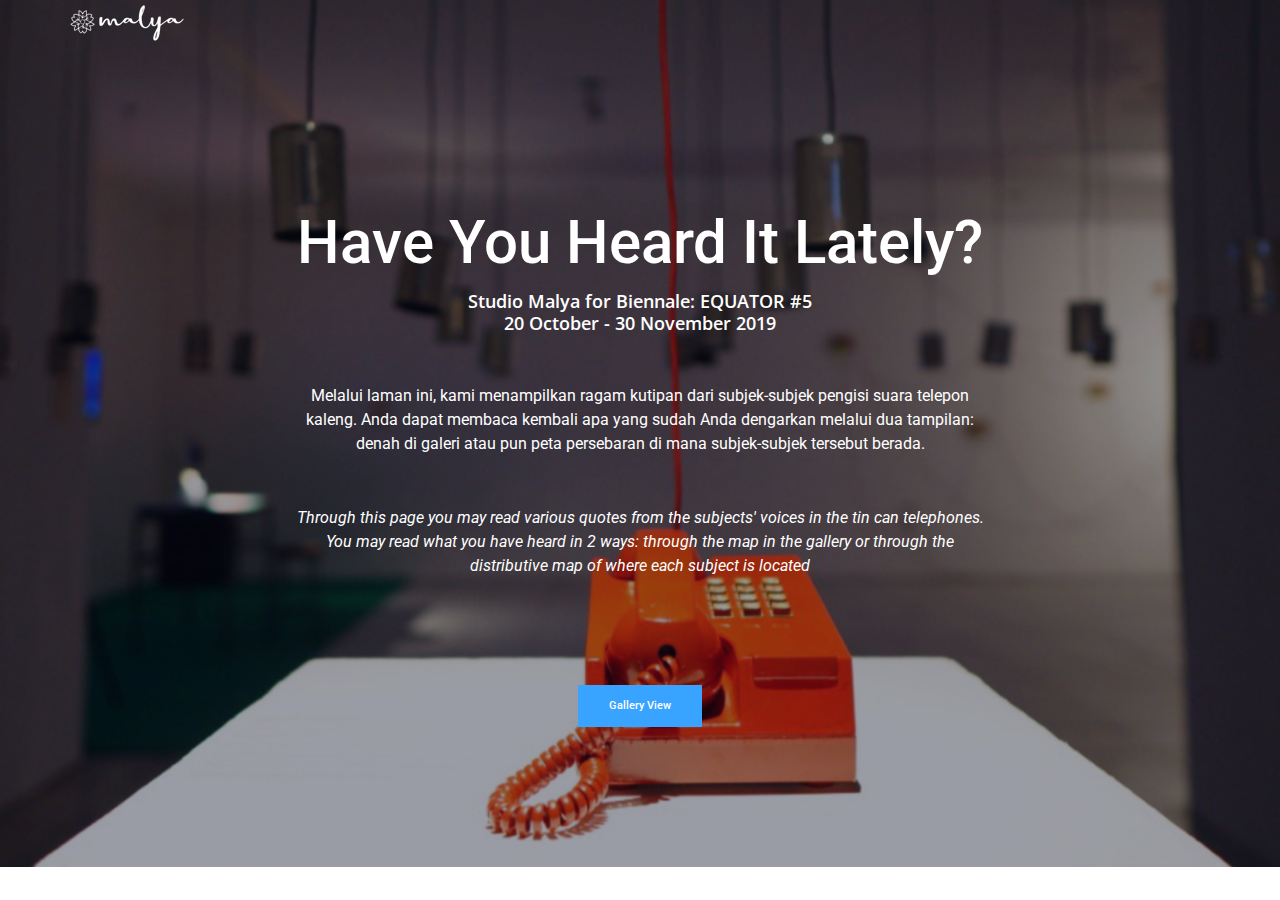
<file: index.html>
<!doctype html>
<html lang="en">
    <head>
        <!-- Required meta tags -->
        <meta charset="utf-8">
        <meta name="viewport" content="width=device-width, initial-scale=1, shrink-to-fit=no">
        <link rel="icon" href="img/favicon.png" type="image/png">
        <title>Malya</title>
        <!-- Bootstrap CSS -->
        <link rel="stylesheet" href="css/bootstrap.css">
        <link rel="stylesheet" href="vendors/linericon/style.css">
        <link rel="stylesheet" href="css/font-awesome.min.css">
        <link rel="stylesheet" href="vendors/owl-carousel/owl.carousel.min.css">
        <link rel="stylesheet" href="vendors/lightbox/simpleLightbox.css">
        <link rel="stylesheet" href="vendors/nice-select/css/nice-select.css">
        <link rel="stylesheet" href="vendors/animate-css/animate.css">
        <!-- main css -->
        <link rel="stylesheet" href="css/style.css">
        <link rel="stylesheet" href="css/responsive.css">
    </head>
    <body>
        
        <!--================Header Menu Area =================-->
        <header class="header_area">
                <div class="main_menu">
                    <nav class="navbar navbar-expand-lg navbar-light">
                        <div class="container">
                            <!-- Brand and toggle get grouped for better mobile display -->
                            <a class="navbar-brand logo_h" href="index.html"><img src="img/banner/logo-malya3.png" alt=""></a>
                            <!-- Collect the nav links, forms, and other content for toggling -->
                        </div>
                    </nav>
                </div>
            </header>
        <!--================Header Menu Area =================-->
        
        <!--================Home Banner Area =================-->
        <section class="home_banner_area blog_banner">
            <div class="banner_inner d-flex align-items-center">
            	<div class="overlay bg-parallax" data-stellar-ratio="0.9" data-stellar-vertical-offset="0" data-background=""></div>
				<div class="container">
					<div class="blog_b_text text-center">
						<h2>Have You Heard It Lately?<br /> </h2>
                        <h4>Studio Malya for Biennale: EQUATOR #5 <br /> 20 October - 30 November 2019</h4>
                        <p style="margin-top: 50px;">Melalui laman ini, kami menampilkan ragam kutipan dari subjek-subjek pengisi suara telepon kaleng. 
                            Anda dapat membaca kembali apa yang sudah Anda dengarkan melalui dua tampilan: denah di galeri atau pun peta persebaran 
                            di mana subjek-subjek tersebut berada.</p>          
                        <p style="margin-top: 50px;"> 
                            <i>
                            Through this page you may read various quotes from the subjects' 
                            voices in the tin can telephones. You may read what you have heard in 2 ways: 
                            through the map in the gallery or through the distributive map of where each subject is located
                            </i> 
                        </p>
                        <br>
                        <br>
                        <br>
                        <a href="denah.html" class="genric-btn info">Gallery View</a>
<!--                         <a href="maps.html" class="genric-btn primary">Map View</a> -->
					</div>
				</div>
            </div>
        </section>
        <!--================End Home Banner Area =================-->
        
        <!--================Blog Categorie Area =================-->
        <!--================Blog Categorie Area =================-->
        
        <!--================Blog Area =================-->
        <section class="blog_area">
            <div class="container">
                <div class="row">
                    <div class="col-lg-8">
                        <div class="blog_left_sidebar">
                        </div>
                    </div>
                </div>
            </div>
        </section>
        <!--================Blog Area =================-->
        
        <!--================ start footer Area  =================-->	
		<!--================ End footer Area  =================-->
        
        
        
        
        <!-- Optional JavaScript -->
        <!-- jQuery first, then Popper.js, then Bootstrap JS -->
        <script src="js/jquery-3.2.1.min.js"></script>
        <script src="js/popper.js"></script>
        <script src="js/bootstrap.min.js"></script>
        <script src="js/stellar.js"></script>
        <script src="vendors/lightbox/simpleLightbox.min.js"></script>
        <script src="vendors/nice-select/js/jquery.nice-select.min.js"></script>
        <script src="vendors/isotope/imagesloaded.pkgd.min.js"></script>
        <script src="vendors/isotope/isotope-min.js"></script>
        <script src="vendors/owl-carousel/owl.carousel.min.js"></script>
        <script src="vendors/popup/jquery.magnific-popup.min.js"></script>
        <script src="js/jquery.ajaxchimp.min.js"></script>
        <script src="js/mail-script.js"></script>
        <script src="vendors/counter-up/jquery.waypoints.min.js"></script>
        <script src="vendors/counter-up/jquery.counterup.js"></script>
        <script src="js/theme.js"></script>
    </body>
</html>
</file>
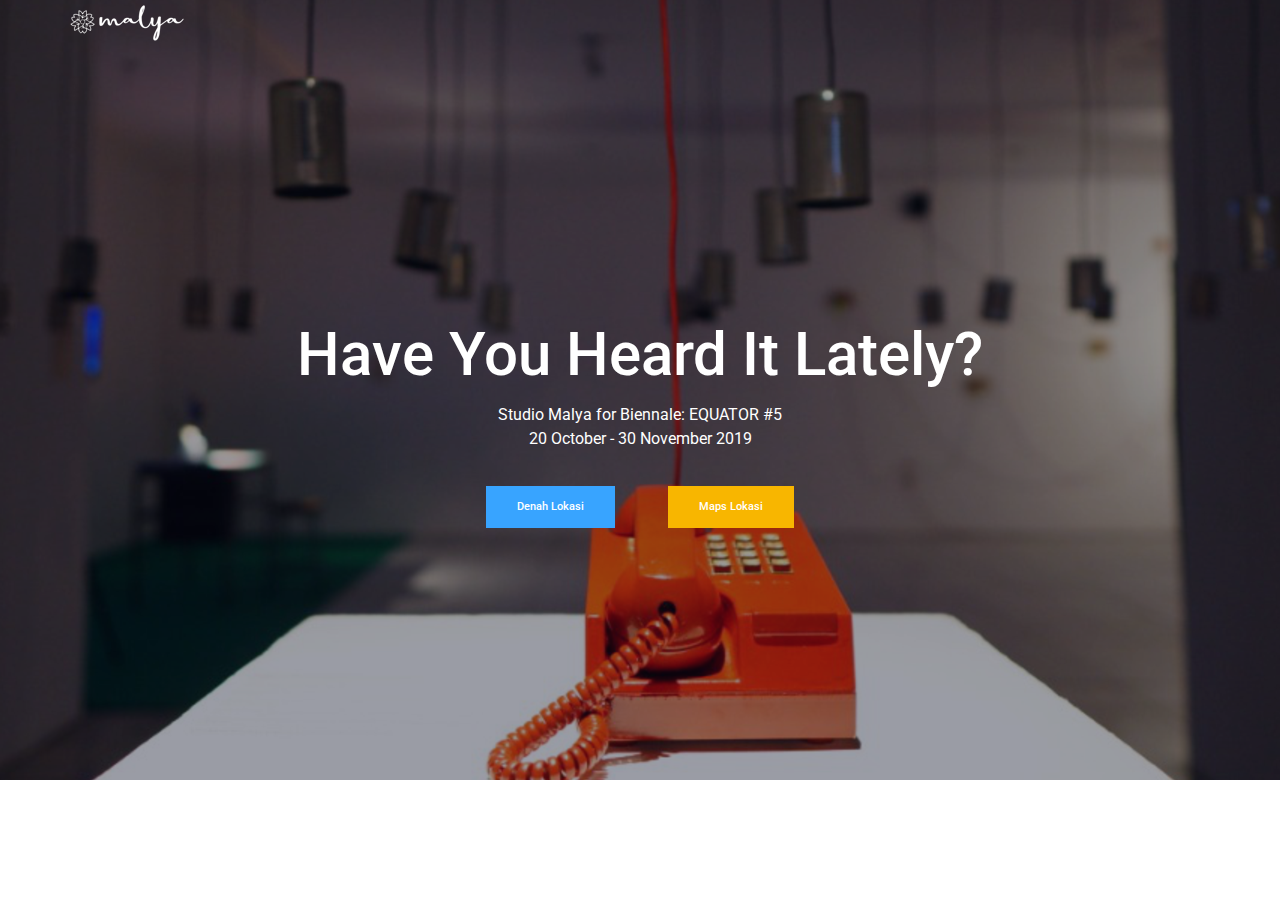
<file: blog.html>
<!doctype html>
<html lang="en">
    <head>
        <!-- Required meta tags -->
        <meta charset="utf-8">
        <meta name="viewport" content="width=device-width, initial-scale=1, shrink-to-fit=no">
        <link rel="icon" href="img/favicon.png" type="image/png">
        <title>Malya</title>
        <!-- Bootstrap CSS -->
        <link rel="stylesheet" href="css/bootstrap.css">
        <link rel="stylesheet" href="vendors/linericon/style.css">
        <link rel="stylesheet" href="css/font-awesome.min.css">
        <link rel="stylesheet" href="vendors/owl-carousel/owl.carousel.min.css">
        <link rel="stylesheet" href="vendors/lightbox/simpleLightbox.css">
        <link rel="stylesheet" href="vendors/nice-select/css/nice-select.css">
        <link rel="stylesheet" href="vendors/animate-css/animate.css">
        <!-- main css -->
        <link rel="stylesheet" href="css/style.css">
        <link rel="stylesheet" href="css/responsive.css">
    </head>
    <body>
        
        <!--================Header Menu Area =================-->
        <header class="header_area">
                <div class="main_menu">
                    <nav class="navbar navbar-expand-lg navbar-light">
                        <div class="container">
                            <!-- Brand and toggle get grouped for better mobile display -->
                            <a class="navbar-brand logo_h" href="index.html"><img src="img/banner/logo-malya3.png" alt=""></a>
                            <button class="navbar-toggler" type="button" data-toggle="collapse" data-target="#navbarSupportedContent" aria-controls="navbarSupportedContent" aria-expanded="false" aria-label="Toggle navigation">
                                <span class="icon-bar"></span>
                                <span class="icon-bar"></span>
                                <span class="icon-bar"></span>
                            </button>
                            <!-- Collect the nav links, forms, and other content for toggling -->
                        </div>
                    </nav>
                </div>
            </header>
        <!--================Header Menu Area =================-->
        
        <!--================Home Banner Area =================-->
        <section class="home_banner_area blog_banner">
            <div class="banner_inner d-flex align-items-center">
            	<div class="overlay bg-parallax" data-stellar-ratio="0.9" data-stellar-vertical-offset="0" data-background=""></div>
				<div class="container">
					<div class="blog_b_text text-center">
						<h2>Have You Heard It Lately?<br /> </h2>
                        <p>Studio Malya for Biennale: EQUATOR #5 <br /> 20 October - 30 November 2019</p>
                        <a href="denah.html" class="genric-btn info" style="margin-right:50px">Denah Lokasi</a>
                        <a href="#" class="genric-btn primary">Maps Lokasi</a>
					</div>
				</div>
            </div>
        </section>
        <!--================End Home Banner Area =================-->
        
        <!--================Blog Categorie Area =================-->
        <!--================Blog Categorie Area =================-->
        
        <!--================Blog Area =================-->
        <section class="blog_area">
            <div class="container">
                <div class="row">
                    <div class="col-lg-8">
                        <div class="blog_left_sidebar">
                        </div>
                    </div>
                </div>
            </div>
        </section>
        <!--================Blog Area =================-->
        
        <!--================ start footer Area  =================-->	
		<!--================ End footer Area  =================-->
        
        
        
        
        <!-- Optional JavaScript -->
        <!-- jQuery first, then Popper.js, then Bootstrap JS -->
        <script src="js/jquery-3.2.1.min.js"></script>
        <script src="js/popper.js"></script>
        <script src="js/bootstrap.min.js"></script>
        <script src="js/stellar.js"></script>
        <script src="vendors/lightbox/simpleLightbox.min.js"></script>
        <script src="vendors/nice-select/js/jquery.nice-select.min.js"></script>
        <script src="vendors/isotope/imagesloaded.pkgd.min.js"></script>
        <script src="vendors/isotope/isotope-min.js"></script>
        <script src="vendors/owl-carousel/owl.carousel.min.js"></script>
        <script src="vendors/popup/jquery.magnific-popup.min.js"></script>
        <script src="js/jquery.ajaxchimp.min.js"></script>
        <script src="js/mail-script.js"></script>
        <script src="vendors/counter-up/jquery.waypoints.min.js"></script>
        <script src="vendors/counter-up/jquery.counterup.js"></script>
        <script src="js/theme.js"></script>
    </body>
</html>
</file>
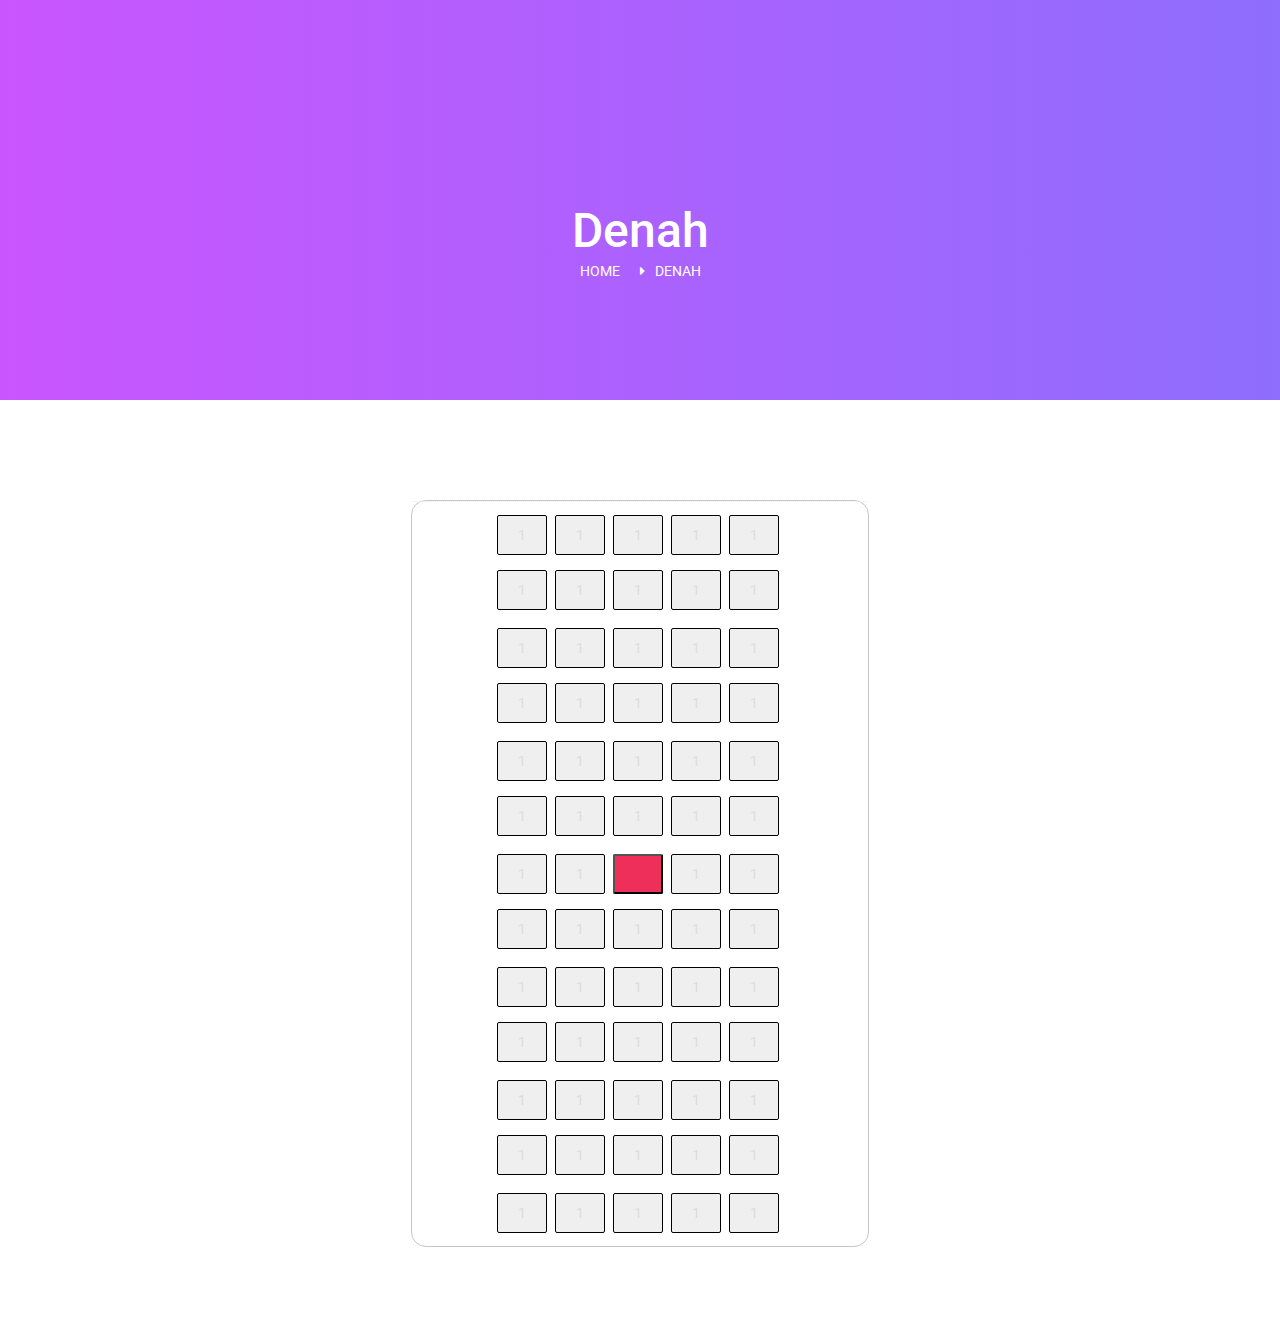
<file: denah.html>
<!doctype html>
<html lang="en">
    <head>
        <!-- Required meta tags -->
        <meta charset="utf-8">
        <meta name="viewport" content="width=device-width, initial-scale=1, shrink-to-fit=no">
        <link rel="icon" href="img/favicon.png" type="image/png">
        <title>Malya</title>
        <!-- Bootstrap CSS -->
        <link rel="stylesheet" href="css/bootstrap.css">
        <link rel="stylesheet" href="vendors/linericon/style.css">
        <link rel="stylesheet" href="css/font-awesome.min.css">
        <link rel="stylesheet" href="vendors/owl-carousel/owl.carousel.min.css">
        <link rel="stylesheet" href="vendors/lightbox/simpleLightbox.css">
        <link rel="stylesheet" href="vendors/nice-select/css/nice-select.css">
        <link rel="stylesheet" href="vendors/animate-css/animate.css">
        <meta name="viewport" content="width=device-width, initial-scale=1">
        <link rel="stylesheet" href="https://maxcdn.bootstrapcdn.com/bootstrap/4.3.1/css/bootstrap.min.css">
        <script src="https://ajax.googleapis.com/ajax/libs/jquery/3.4.1/jquery.min.js"></script>
        <script src="https://cdnjs.cloudflare.com/ajax/libs/popper.js/1.14.7/umd/popper.min.js"></script>
        <script src="https://maxcdn.bootstrapcdn.com/bootstrap/4.3.1/js/bootstrap.min.js"></script>
        <!-- main css -->
        <link rel="stylesheet" href="css/style.css">
        <link rel="stylesheet" href="css/responsive.css">
    </head>
    <body>
        
        <!--================Header Menu Area =================-->
        <header class="header_area">
            <div class="main_menu">
            	<nav class="navbar navbar-expand-lg navbar-light">
					<div class="container">
						<!-- Brand and toggle get grouped for better mobile display -->
						<!-- Collect the nav links, forms, and other content for toggling -->
					</div>
            	</nav>
            </div>
        </header>
        <!--================Header Menu Area =================-->
        
        <!--================Home Banner Area =================-->
        <section class="banner_area">
            <div class="banner_inner d-flex align-items-center">
            	<div class="overlay bg-parallax" data-stellar-ratio="0.9" data-stellar-vertical-offset="0" data-background=""></div>
				<div class="container">
					<div class="banner_content text-center">
						<h2>Denah</h2>
						<div class="page_link">
							<a href="index.html">Home</a>
							<a href="denah.html">Denah</a>
						</div>
					</div>
				</div>
            </div>
        </section>
        <!--================End Home Banner Area =================-->
        
        
        <!-- Start Sample Area -->
            <section class="sample-text-area">
                <div class="banner_inner d-flex align-items-center">
                    <div class="overlay bg-parallax" data-stellar-ratio="0.9" data-stellar-vertical-offset="0" data-background=""></div>
                    <div class="container align-items-center" style="padding: 0px">
                        <div class="banner_content text-center">
                            <div class="col-12 col-sm-6 col-lg-5" style="margin: auto">
                                    <div class="page_link">
                                        <div class="col-lg-12 sketch-area">
                                            <section class="button-area">
                                                    <div class="container border-top-generic" style="padding:13px">
                                                        <div class="button-group-area">
                                                                <button type="button" data-toggle="modal" data-target="#modal1" href="#" class="" style="margin-right: 5px;height: 40px;width: 50px;border: 1px solid black;color: #dddddd; border-radius: 2px" data-toggle="modal" data-target="#exampleModalLong">1</button>
                                                                <button type="button" data-toggle="modal" data-target="#modal2" href="#" class="" style="margin-right: 5px;height: 40px;width: 50px;border: 1px solid black;color: #dddddd; border-radius: 2px" data-toggle="modal" data-target="#exampleModalLong">1</button>
                                                                <button type="button" data-toggle="modal" data-target="#modal3" class="" style="margin-right: 5px;height: 40px;width: 50px;border: 1px solid black;color: #dddddd; border-radius: 2px" data-toggle="modal" data-target="#exampleModalLong">1</button>
                                                                <button type="button" data-toggle="modal" data-target="#modal4" href="#" class="" style="margin-right: 5px;height: 40px;width: 50px;border: 1px solid black;color: #dddddd; border-radius: 2px" data-toggle="modal" data-target="#exampleModalLong">1</button>
                                                                <button type="button" data-toggle="modal" data-target="#modal5" class="" style="margin-right: 5px;height: 40px;width: 50px;border: 1px solid black;color: #dddddd; border-radius: 2px" data-toggle="modal" data-target="#exampleModalLong">1</button>
                                                        </div>
                                                        <div class="button-group-area">
                                                                <button type="button" data-toggle="modal" data-target="#modal6" href="#" class="" style="margin-right: 5px;height: 40px;width: 50px;border: 1px solid black;color: #dddddd; border-radius: 2px" data-toggle="modal" data-target="#exampleModalLong">1</button>
                                                                <button type="button" data-toggle="modal" data-target="#modal7" href="#" class="" style="margin-right: 5px;height: 40px;width: 50px;border: 1px solid black;color: #dddddd; border-radius: 2px" data-toggle="modal" data-target="#exampleModalLong">1</button>
                                                                <button type="button" data-toggle="modal" data-target="#modal8" class="" style="margin-right: 5px;height: 40px;width: 50px;border: 1px solid black;color: #dddddd; border-radius: 2px" data-toggle="modal" data-target="#exampleModalLong">1</button>
                                                                <button type="button" data-toggle="modal" data-target="#modal9" href="#" class="" style="margin-right: 5px;height: 40px;width: 50px;border: 1px solid black;color: #dddddd; border-radius: 2px" data-toggle="modal" data-target="#exampleModalLong">1</button>
                                                                <button type="button" data-toggle="modal" data-target="#modal10" class="" style="margin-right: 5px;height: 40px;width: 50px;border: 1px solid black;color: #dddddd; border-radius: 2px" data-toggle="modal" data-target="#exampleModalLong">1</button>
                                                        </div>
                                                        <div class="button-group-area" style="margin-top:18px">
                                                                <button type="button" data-toggle="modal" data-target="#modal11" href="#" class="" style="margin-right: 5px;height: 40px;width: 50px;border: 1px solid black;color: #dddddd; border-radius: 2px" data-toggle="modal" data-target="#exampleModalLong">1</button>
                                                                <button type="button" data-toggle="modal" data-target="#modal12" href="#" class="" style="margin-right: 5px;height: 40px;width: 50px;border: 1px solid black;color: #dddddd; border-radius: 2px" data-toggle="modal" data-target="#exampleModalLong">1</button>
                                                                <button type="button" data-toggle="modal" data-target="#modal13" class="" style="margin-right: 5px;height: 40px;width: 50px;border: 1px solid black;color: #dddddd; border-radius: 2px" data-toggle="modal" data-target="#exampleModalLong">1</button>
                                                                <button type="button" data-toggle="modal" data-target="#modal14" href="#" class="" style="margin-right: 5px;height: 40px;width: 50px;border: 1px solid black;color: #dddddd; border-radius: 2px" data-toggle="modal" data-target="#exampleModalLong">1</button>
                                                                <button type="button" data-toggle="modal" data-target="#modal15" class="" style="margin-right: 5px;height: 40px;width: 50px;border: 1px solid black;color: #dddddd; border-radius: 2px" data-toggle="modal" data-target="#exampleModalLong">1</button>
                                                        </div>
                                                        <div class="button-group-area">
                                                                <button type="button" data-toggle="modal" data-target="#modal16" href="#" class="" style="margin-right: 5px;height: 40px;width: 50px;border: 1px solid black;color: #dddddd; border-radius: 2px" data-toggle="modal" data-target="#exampleModalLong">1</button>
                                                                <button type="button" data-toggle="modal" data-target="#modal17" href="#" class="" style="margin-right: 5px;height: 40px;width: 50px;border: 1px solid black;color: #dddddd; border-radius: 2px" data-toggle="modal" data-target="#exampleModalLong">1</button>
                                                                <button type="button" data-toggle="modal" data-target="#modal18" class="" style="margin-right: 5px;height: 40px;width: 50px;border: 1px solid black;color: #dddddd; border-radius: 2px" data-toggle="modal" data-target="#exampleModalLong">1</button>
                                                                <button type="button" data-toggle="modal" data-target="#modal19" href="#" class="" style="margin-right: 5px;height: 40px;width: 50px;border: 1px solid black;color: #dddddd; border-radius: 2px" data-toggle="modal" data-target="#exampleModalLong">1</button>
                                                                <button type="button" data-toggle="modal" data-target="#modal20" class="" style="margin-right: 5px;height: 40px;width: 50px;border: 1px solid black;color: #dddddd; border-radius: 2px" data-toggle="modal" data-target="#exampleModalLong">1</button>
                                                        </div>
                                                        <div class="button-group-area" style="margin-top:18px">
                                                                <button type="button" data-toggle="modal" data-target="#modal21" href="#" class="" style="margin-right: 5px;height: 40px;width: 50px;border: 1px solid black;color: #dddddd; border-radius: 2px" data-toggle="modal" data-target="#exampleModalLong">1</button>
                                                                <button type="button" data-toggle="modal" data-target="#modal22" href="#" class="" style="margin-right: 5px;height: 40px;width: 50px;border: 1px solid black;color: #dddddd; border-radius: 2px" data-toggle="modal" data-target="#exampleModalLong">1</button>
                                                                <button type="button" data-toggle="modal" data-target="#modal23" class="" style="margin-right: 5px;height: 40px;width: 50px;border: 1px solid black;color: #dddddd; border-radius: 2px" data-toggle="modal" data-target="#exampleModalLong">1</button>
                                                                <button type="button" data-toggle="modal" data-target="#modal24" href="#" class="" style="margin-right: 5px;height: 40px;width: 50px;border: 1px solid black;color: #dddddd; border-radius: 2px" data-toggle="modal" data-target="#exampleModalLong">1</button>
                                                                <button type="button" data-toggle="modal" data-target="#modal25" class="" style="margin-right: 5px;height: 40px;width: 50px;border: 1px solid black;color: #dddddd; border-radius: 2px" data-toggle="modal" data-target="#exampleModalLong">1</button>
                                                        </div>
                                                        <div class="button-group-area">
                                                                <button type="button" data-toggle="modal" data-target="#modal26" href="#" class="" style="margin-right: 5px;height: 40px;width: 50px;border: 1px solid black;color: #dddddd; border-radius: 2px" data-toggle="modal" data-target="#exampleModalLong">1</button>
                                                                <button type="button" data-toggle="modal" data-target="#modal27" href="#" class="" style="margin-right: 5px;height: 40px;width: 50px;border: 1px solid black;color: #dddddd; border-radius: 2px" data-toggle="modal" data-target="#exampleModalLong">1</button>
                                                                <button type="button" data-toggle="modal" data-target="#modal28" class="" style="margin-right: 5px;height: 40px;width: 50px;border: 1px solid black;color: #dddddd; border-radius: 2px" data-toggle="modal" data-target="#exampleModalLong">1</button>
                                                                <button type="button" data-toggle="modal" data-target="#modal29" href="#" class="" style="margin-right: 5px;height: 40px;width: 50px;border: 1px solid black;color: #dddddd; border-radius: 2px" data-toggle="modal" data-target="#exampleModalLong">1</button>
                                                                <button type="button" data-toggle="modal" data-target="#modal30" class="" style="margin-right: 5px;height: 40px;width: 50px;border: 1px solid black;color: #dddddd; border-radius: 2px" data-toggle="modal" data-target="#exampleModalLong">1</button>
                                                        </div>
                                                        <div class="button-group-area" style="margin-top: 18px">
                                                                <button type="button" data-toggle="modal" data-target="#modal31" href="#" class="" style="margin-right: 5px;height: 40px;width: 50px;border: 1px solid black;color: #dddddd; border-radius: 2px" data-toggle="modal" data-target="#exampleModalLong">1</button>
                                                                <button type="button" data-toggle="modal" data-target="#modal32" href="#" class="" style="margin-right: 5px;height: 40px;width: 50px;border: 1px solid black;color: #dddddd; border-radius: 2px" data-toggle="modal" data-target="#exampleModalLong">1</button>
                                                                <button type="button" data-toggle="modal" data-target="#modal0" href="#" class="" style="margin-right: 5px;height: 40px;width: 50px;border-radius: 2px;color: #ED2F59;background: #ED2F59" data-toggle="modal" data-target="#exampleModalLong">1</button>
                                                                <button type="button" data-toggle="modal" data-target="#modal33" href="#" class="" style="margin-right: 5px;height: 40px;width: 50px;border: 1px solid black;color: #dddddd; border-radius: 2px" data-toggle="modal" data-target="#exampleModalLong">1</button>
                                                                <button type="button" data-toggle="modal" data-target="#modal34" class="" style="margin-right: 5px;height: 40px;width: 50px;border: 1px solid black;color: #dddddd; border-radius: 2px" data-toggle="modal" data-target="#exampleModalLong">1</button>
                                                            </div>
                                                            <div class="button-group-area">
                                                                    <button type="button" data-toggle="modal" data-target="#modal35" href="#" class="" style="margin-right: 5px;height: 40px;width: 50px;border: 1px solid black;color: #dddddd; border-radius: 2px" data-toggle="modal" data-target="#exampleModalLong">1</button>
                                                                    <button type="button" data-toggle="modal" data-target="#modal36" href="#" class="" style="margin-right: 5px;height: 40px;width: 50px;border: 1px solid black;color: #dddddd; border-radius: 2px" data-toggle="modal" data-target="#exampleModalLong">1</button>
                                                                    <button type="button" data-toggle="modal" data-target="#modal37" class="" style="margin-right: 5px;height: 40px;width: 50px;border: 1px solid black;color: #dddddd; border-radius: 2px" data-toggle="modal" data-target="#exampleModalLong">1</button>
                                                                    <button type="button" data-toggle="modal" data-target="#modal38" href="#" class="" style="margin-right: 5px;height: 40px;width: 50px;border: 1px solid black;color: #dddddd; border-radius: 2px" data-toggle="modal" data-target="#exampleModalLong">1</button>
                                                                    <button type="button" data-toggle="modal" data-target="#modal39" class="" style="margin-right: 5px;height: 40px;width: 50px;border: 1px solid black;color: #dddddd; border-radius: 2px" data-toggle="modal" data-target="#exampleModalLong">1</button>
                                                            </div>
                                                            <div class="button-group-area" style="margin-top:18px">
                                                                    <button type="button" data-toggle="modal" data-target="#modal40" href="#" class="" style="margin-right: 5px;height: 40px;width: 50px;border: 1px solid black;color: #dddddd; border-radius: 2px" data-toggle="modal" data-target="#exampleModalLong">1</button>
                                                                    <button type="button" data-toggle="modal" data-target="#modal41" href="#" class="" style="margin-right: 5px;height: 40px;width: 50px;border: 1px solid black;color: #dddddd; border-radius: 2px" data-toggle="modal" data-target="#exampleModalLong">1</button>
                                                                    <button type="button" data-toggle="modal" data-target="#modal42" class="" style="margin-right: 5px;height: 40px;width: 50px;border: 1px solid black;color: #dddddd; border-radius: 2px" data-toggle="modal" data-target="#exampleModalLong">1</button>
                                                                    <button type="button" data-toggle="modal" data-target="#modal43" href="#" class="" style="margin-right: 5px;height: 40px;width: 50px;border: 1px solid black;color: #dddddd; border-radius: 2px" data-toggle="modal" data-target="#exampleModalLong">1</button>
                                                                    <button type="button" data-toggle="modal" data-target="#modal44" class="" style="margin-right: 5px;height: 40px;width: 50px;border: 1px solid black;color: #dddddd; border-radius: 2px" data-toggle="modal" data-target="#exampleModalLong">1</button>
                                                            </div>
                                                            <div class="button-group-area">
                                                                    <button type="button" data-toggle="modal" data-target="#modal45" href="#" class="" style="margin-right: 5px;height: 40px;width: 50px;border: 1px solid black;color: #dddddd; border-radius: 2px" data-toggle="modal" data-target="#exampleModalLong">1</button>
                                                                    <button type="button" data-toggle="modal" data-target="#modal46" href="#" class="" style="margin-right: 5px;height: 40px;width: 50px;border: 1px solid black;color: #dddddd; border-radius: 2px" data-toggle="modal" data-target="#exampleModalLong">1</button>
                                                                    <button type="button" data-toggle="modal" data-target="#modal47" class="" style="margin-right: 5px;height: 40px;width: 50px;border: 1px solid black;color: #dddddd; border-radius: 2px" data-toggle="modal" data-target="#exampleModalLong">1</button>
                                                                    <button type="button" data-toggle="modal" data-target="#modal48" href="#" class="" style="margin-right: 5px;height: 40px;width: 50px;border: 1px solid black;color: #dddddd; border-radius: 2px" data-toggle="modal" data-target="#exampleModalLong">1</button>
                                                                    <button type="button" data-toggle="modal" data-target="#modal49" class="" style="margin-right: 5px;height: 40px;width: 50px;border: 1px solid black;color: #dddddd; border-radius: 2px" data-toggle="modal" data-target="#exampleModalLong">1</button>
                                                            </div>
                                                            <div class="button-group-area" style="margin-top:18px">
                                                                    <button type="button" data-toggle="modal" data-target="#modal50" href="#" class="" style="margin-right: 5px;height: 40px;width: 50px;border: 1px solid black;color: #dddddd; border-radius: 2px" data-toggle="modal" data-target="#exampleModalLong">1</button>
                                                                    <button type="button" data-toggle="modal" data-target="#modal51" href="#" class="" style="margin-right: 5px;height: 40px;width: 50px;border: 1px solid black;color: #dddddd; border-radius: 2px" data-toggle="modal" data-target="#exampleModalLong">1</button>
                                                                    <button type="button" data-toggle="modal" data-target="#modal52" class="" style="margin-right: 5px;height: 40px;width: 50px;border: 1px solid black;color: #dddddd; border-radius: 2px" data-toggle="modal" data-target="#exampleModalLong">1</button>
                                                                    <button type="button" data-toggle="modal" data-target="#modal53" href="#" class="" style="margin-right: 5px;height: 40px;width: 50px;border: 1px solid black;color: #dddddd; border-radius: 2px" data-toggle="modal" data-target="#exampleModalLong">1</button>
                                                                    <button type="button" data-toggle="modal" data-target="#modal54" class="" style="margin-right: 5px;height: 40px;width: 50px;border: 1px solid black;color: #dddddd; border-radius: 2px" data-toggle="modal" data-target="#exampleModalLong">1</button>
                                                            </div>
                                                            <div class="button-group-area">
                                                                <button type="button" data-toggle="modal" data-target="#modal55" href="#" class="" style="margin-right: 5px;height: 40px;width: 50px;border: 1px solid black;color: #dddddd; border-radius: 2px" data-toggle="modal" data-target="#exampleModalLong">1</button>
                                                                <button type="button" data-toggle="modal" data-target="#modal56" href="#" class="" style="margin-right: 5px;height: 40px;width: 50px;border: 1px solid black;color: #dddddd; border-radius: 2px" data-toggle="modal" data-target="#exampleModalLong">1</button>
                                                                <button type="button" data-toggle="modal" data-target="#modal57" class="" style="margin-right: 5px;height: 40px;width: 50px;border: 1px solid black;color: #dddddd; border-radius: 2px" data-toggle="modal" data-target="#exampleModalLong">1</button>
                                                                <button type="button" data-toggle="modal" data-target="#modal58" href="#" class="" style="margin-right: 5px;height: 40px;width: 50px;border: 1px solid black;color: #dddddd; border-radius: 2px" data-toggle="modal" data-target="#exampleModalLong">1</button>
                                                                <button type="button" data-toggle="modal" data-target="#modal59" class="" style="margin-right: 5px;height: 40px;width: 50px;border: 1px solid black;color: #dddddd; border-radius: 2px" data-toggle="modal" data-target="#exampleModalLong">1</button>
                                                            </div>
                                                            <div class="button-group-area" style="margin-top:18px">
                                                                    <button type="button" data-toggle="modal" data-target="#modal60" href="#" class="" style="margin-right: 5px;height: 40px;width: 50px;border: 1px solid black;color: #dddddd; border-radius: 2px" data-toggle="modal" data-target="#exampleModalLong">1</button>
                                                                    <button type="button" data-toggle="modal" data-target="#modal61" href="#" class="" style="margin-right: 5px;height: 40px;width: 50px;border: 1px solid black;color: #dddddd; border-radius: 2px" data-toggle="modal" data-target="#exampleModalLong">1</button>
                                                                    <button type="button" data-toggle="modal" data-target="#modal62" class="" style="margin-right: 5px;height: 40px;width: 50px;border: 1px solid black;color: #dddddd; border-radius: 2px" data-toggle="modal" data-target="#exampleModalLong">1</button>
                                                                    <button type="button" data-toggle="modal" data-target="#modal63" href="#" class="" style="margin-right: 5px;height: 40px;width: 50px;border: 1px solid black;color: #dddddd; border-radius: 2px" data-toggle="modal" data-target="#exampleModalLong">1</button>
                                                                    <button type="button" data-toggle="modal" data-target="#modal64" class="" style="margin-right: 5px;height: 40px;width: 50px;border: 1px solid black;color: #dddddd; border-radius: 2px" data-toggle="modal" data-target="#exampleModalLong">1</button>
                                                                </div>
                                                            
                                                    </div>
                                                </section>
                                        </div>
                                    </div>
                            </div>
                        </div>
                    </div>
                </div>
            </section>
        
        <!--================ start footer Area  =================-->	


        <!-- modal 64 -->
        <div class="modal" id="modal64">
                <div class="modal-dialog">
                  <div class="modal-content">
                  
                    <!-- Modal Header -->
                    <div class="modal-header">
                      <h5 class="modal-title">Penerbit, 28 tahun /
                        <i>
                            Publisher, 28 years old
                        </i>
                      </h5>
                      <button type="button" class="close" data-dismiss="modal">&times;</button>
                    </div>
                    
                    <!-- Modal body -->
                    <div class="modal-body">
                        "Buku-buku itu wajib beredar agar golongan muda itu tahu tentang
                        seajrah Indonesia yang kalau Orde Baru bilang ini jelek, ini anti-Pancasila dan lain-lain
                        sebagainya."
                        <p style="margin-top: 10px;">
                          <i>
                              "Those books have to be distributed so that the youth knows about Indonesia's 
                              history that the New Order refers to as horrible, anti-Pancasila, and so on."
                          </i>
                        </p>
                    </div>
                    
                    <!-- Modal footer -->
                    <div class="modal-footer">
                       
                    </div>
                    
                  </div>
                </div>
              </div>
              
            </div>
        <!-- end of modal 64 -->

        <!-- modal 63 -->
        <div class="modal" id="modal63">
                <div class="modal-dialog">
                  <div class="modal-content">
                  
                    <!-- Modal Header -->
                    <div class="modal-header">
                      <h5 >Lembaga Advokasi / 
                        <i>
                            Advocacy Institute
                        </i>
                      </h5>
                      <button type="button" class="close" data-dismiss="modal">&times;</button>
                    </div>
                    
                    <!-- Modal body -->
                    <div class="modal-body">
                        "Target minimal kita adalah adalah menghibur mereka,
                        menumbuhkan kepercayaan mereka, mendorong mereka supaya mereka tidak merasa
                        rendah diri di lingkungannya, menghilangkan rasa dendam… kalo dendam itu terus
                        ditumbuhkan tidak akan pernah selesai."
                        <p style="margin-top: 10px;">
                            <i>
                                "Our target is to at least entertain them, foster their faith, push them to not feel inferior in their neighborhood, 
                                relieve resentment... there will be no end if the resentment keeps on growing." 
                            </i>
                        </p>
                    </div>
                    
                    <!-- Modal footer -->
                    <div class="modal-footer">
                       
                    </div>
                    
                  </div>
                </div>
              </div>
        <!-- end of modal 63 -->

        <!-- modal 62 -->
        <div class="modal" id="modal62">
                <div class="modal-dialog">
                  <div class="modal-content">
                  
                    <!-- Modal Header -->
                    <div class="modal-header">
                      <h5 class="modal-title">Mahasiswa, 21 tahun / 
                        <i>
                            Student, 21 years old
                      </i>
                    </h5>
                      <button type="button" class="close" data-dismiss="modal">&times;</button>
                    </div>
                    
                    <!-- Modal body -->
                    <div class="modal-body">
                        "Meng-influence generasi yang di bawah, yang setara dengan
                        generasi kita dulu, caranya adalah bukan dengan memaksa generasi tua ini untuk paham
                        tapi yang muda diproteksi aja dari wacana-wacana itu."
                        <br>
                        <br>
                        <p>
                          <i>
                              "To influence the younger generation, who is equal to our generation back then, 
                              is not through forcing this older generation to understand, but to instead protect the youth from those discourses." 
                          </i>
                        </p>
                    </div>
                    
                    <!-- Modal footer -->
                    <div class="modal-footer">
                       
                    </div>
                    
                  </div>
                </div>
              </div>
              
            </div>
        <!-- end of modal 62 -->

        <!-- modal 61 -->
        <div class="modal" id="modal61">
                <div class="modal-dialog">
                  <div class="modal-content">
                  
                    <!-- Modal Header -->
                    <div class="modal-header">
                      <h5 class="modal-title">Musisi, 25 tahun / 
                        <i>
                            Musician, 25 years old
                        </i>
                      </h5>
                      <button type="button" class="close" data-dismiss="modal">&times;</button>
                    </div>
                    
                    <!-- Modal body -->
                    <div class="modal-body">
                        "Ayo kita sinau sejarah bukan hanya dari versi Orde Baru tapi juga
                        versi lainnya. Karena kalau hanya belajar dari versi Orde Baru itu hanya dari versi
                        pemenang."
                        <p style="margin-top: 10px;">
                            <i>
                                "Let's study the history not only from the New Order's version, 
                                but also from other versions. To study the New Order's version solely is to see the winner's version solely." 
                            </i>
                        </p>                       
                    </div>
                    
                    <!-- Modal footer -->
                    <div class="modal-footer">
                       
                    </div>
                    
                  </div>
                </div>
              </div>
              
            </div>
        <!-- end of modal 61 -->
        
        <!-- start of modal 60 -->
        <div class="modal" id="modal60">
                <div class="modal-dialog">
                  <div class="modal-content">
                  
                    <!-- Modal Header -->
                    <div class="modal-header">
                      <h5 class="modal-title">Musisi / 
                          <i>
                              Musician
                          </i>
                      </h5>
                      <button type="button" class="close" data-dismiss="modal">&times;</button>
                    </div>
                    
                    <!-- Modal body -->
                    <div class="modal-body">
                        Menyanyikan lagu : "Besarlah lekas besar, ibu doakan slalu, jadilah pahlawan
                        nusa bangsamu."
                        <p style="margin-top: 10px;">
                            <i>
                                Singing a Song: "Grow, grow soon, mother always pray for you, be a hero for your homeland."
                            </i>
                        </p>
                    </div>
                    
                    <!-- Modal footer -->
                    <div class="modal-footer">
                       
                    </div>
                    
                  </div>
                </div>
              </div>
              
            </div>
        <!-- end of modal 60 -->

        <!-- start of modal 59 -->
        <div class="modal" id="modal59">
                <div class="modal-dialog">
                  <div class="modal-content">
                  
                    <!-- Modal Header -->
                    <div class="modal-header">
                      <h5 class="modal-title">Penulis /
                          <i>
                              Author
                          </i>
                      </h5>
                      <button type="button" class="close" data-dismiss="modal">&times;</button>
                    </div>
                    
                    <!-- Modal body -->
                    <div class="modal-body">
                      "Jika rekonsiliasi ini bisa dicapai maka akan Indonesia untuk melangkah ke depan, 
                      menuju Indonesia yang demokratis dan lebih menghargai hak asasi manusia."
                      <p style="margin-top: 10px;">
                          <i>
                              "If this reconciliation can be achieved, Indonesia will move forward, 
                              to a democratic Indonesia that values human rights." 
                          </i>
                      </p>
                    </div>
                    
                    <!-- Modal footer -->
                    <div class="modal-footer">
                       
                    </div>
                    
                  </div>
                </div>
              </div>
              
            </div>
        <!-- end of modal 59 -->

        <!-- start of modal 58 -->
        <div class="modal" id="modal58">
          <div class="modal-dialog">
            <div class="modal-content">
            
              <!-- Modal Header -->
              <div class="modal-header">
                <h5 class="modal-title">Pegiat Advokasi HAM /
                    <i>
                        Human Rights Activist 
                    </i>
                </h5>
                <button type="button" class="close" data-dismiss="modal">&times;</button>
              </div>
              
              <!-- Modal body -->
              <div class="modal-body">
                "Pengungkapan kebenaran itu penting untuk terjadinya rekonsiliasi. 
                Kalau tidak ada kebenaran  mau apa yang direkonsiliasi?"
                <p style="margin-top: 10px;">
                    <i>
                        "Telling the truth is crucial for reconciliation. If there is no truth, what is there to reconcile?" 
                    </i>
                </p>
              </div>
              
              <!-- Modal footer -->
              <div class="modal-footer">
                 
              </div>
              
            </div>
          </div>
        </div>
        
      </div>
      <!-- end of modal 58 -->

      <!-- start of modal 57 -->
      <div class="modal" id="modal57">
        <div class="modal-dialog">
          <div class="modal-content">
          
            <!-- Modal Header -->
            <div class="modal-header">
              <h5 class="modal-title">Musisi /
                  <i>
                      Musician
                  </i>
              </h5>
              <button type="button" class="close" data-dismiss="modal">&times;</button>
            </div>
            
            <!-- Modal body -->
            <div class="modal-body">
              Menyanyikan lagu: "Tiada bingkisan, hanya kecintaan. Akan kebebasan mendatang."
              <p style="margin-top: 10px;">
                  <i>
                      Singing a Song : "There is no gift, only love. Of the future liberty."
                  </i>
              </p>
            </div>
            
            <!-- Modal footer -->
            <div class="modal-footer">
               
            </div>
            
          </div>
        </div>
      </div>
      
    </div>
    <!-- end of modal 57 -->

    <!-- start of modal 56 -->
    <div class="modal" id="modal56">
      <div class="modal-dialog">
        <div class="modal-content">
        
          <!-- Modal Header -->
          <div class="modal-header">
            <h5 class="modal-title">Seniman, 74 tahun /
                <i>
                    Artist, 74 years old
                </i>
            </h5>
            <button type="button" class="close" data-dismiss="modal">&times;</button>
          </div>
          
          <!-- Modal body -->
          <div class="modal-body">
            "Harapan saya  supaya generasi muda itu ngerti persis 
            bahwa tragedi 65 itu benar-benar ada dan itu suatu tragedi yang melanggar hak asasi manusia."
            <p style="margin-top: 10px;">
                <i>
                    "My hope is that the younger generation can truly understand that the 65 
                    tragedy indeed happened and it is a tragedy that violates human rights." 
                </i>
            </p>
          </div>
          
          <!-- Modal footer -->
          <div class="modal-footer">
             
          </div>
          
        </div>
      </div>
    </div>
    
  </div>
  <!-- end of modal 56 -->


  <!-- start of modal 55 -->
    <div class="modal" id="modal55">
      <div class="modal-dialog">
        <div class="modal-content">
        
          <!-- Modal Header -->
          <div class="modal-header">
            <h5 class="modal-title">Dosen, 32 tahun /
                <i>
                    Lecturer, 32 years old
                </i>
            </h5>
            <button type="button" class="close" data-dismiss="modal">&times;</button>
          </div>
          
          <!-- Modal body -->
          <div class="modal-body">
            "Sehingga buatku, urusan 65 ini adalah urusan yang pertama-tama datang 
            karena misi personal untuk menuntaskan apa yang sudah dimulai oleh kakekku."
            <p style="margin-top: 10px;">
                <i>
                    "Therefore, the 65 issue for me is something that initially came as a personal mission to resolve what my grandfather has started." 
                </i>
            </p>
          </div>
          
          <!-- Modal footer -->
          <div class="modal-footer">
             
          </div>
          
        </div>
      </div>
    </div>
    
  </div>
<!-- end of modal 55 -->

<!-- start of modal 54 -->
<div class="modal" id="modal54">
  <div class="modal-dialog">
    <div class="modal-content">
    
      <!-- Modal Header -->
      <div class="modal-header">
        <h5 class="modal-title">Wiraswasta, 50-an tahun /
            <i>
                Entrepreneur, 50ish years old 
            </i>
        </h5>
        <button type="button" class="close" data-dismiss="modal">&times;</button>
      </div>
      
      <!-- Modal body -->
      <div class="modal-body">
        "Kunci yang hilang dari rekonsiliasi adalah melihat manusia atau warga negara Indonesia itu setara. 
        Tidak boleh ada lagi yang boleh didiskriminasi."
        <p style="margin-top: 10px;">
            <i>
                "The missing key from reconciliation is seeing humans or Indonesians as equals. 
                There cannot be others who are discriminated anymore." 
            </i>
        </p>
      </div>
      
      <!-- Modal footer -->
      <div class="modal-footer">
         
      </div>
      
    </div>
  </div>
</div>

</div>
<!-- end of modal 54 -->

<!-- start of modal 53 -->
<div class="modal" id="modal53">
  <div class="modal-dialog">
    <div class="modal-content">
    
      <!-- Modal Header -->
      <div class="modal-header">
        <h5 class="modal-title">Aktivis Kemanusiaan /
            <i>
                Humanitarian Activist
            </i>
        </h5>
        <button type="button" class="close" data-dismiss="modal">&times;</button>
      </div>
      
      <!-- Modal body -->
      <div class="modal-body">
        "dalam konteks 65 kita ingin mengajak si para pemuka agama untuk melihat yang universalnya, 
        kita gunakan sebagai pengikat kita bersama-sama. 
        Sehingga pemuka agama tidak lagi berpikir bahwa 'ya kan itu bukan urusan kita."
        <p style="margin-top: 10px;">
            <i>
                "in the context of 65, we want to invite the religious leaders to see the universal side of it, 
                we use it as something that bounds us together. 
                So that the religious leaders don't think that 'that is not our business.'" 
            </i>
        </p>
      </div>
      
      <!-- Modal footer -->
      <div class="modal-footer">
         
      </div>
      
    </div>
  </div>
</div>

</div>
<!-- end of modal 53 -->

<!-- start of modal 52 -->
<div class="modal" id="modal52">
  <div class="modal-dialog">
    <div class="modal-content">
    
      <!-- Modal Header -->
      <div class="modal-header">
        <h5 class="modal-title">Seniman, 33 tahun /
            <i>
                Artist, 33 years old
            </i>
        </h5>
        <button type="button" class="close" data-dismiss="modal">&times;</button>
      </div>
      
      <!-- Modal body -->
      <div class="modal-body">
        Membacakan dokumen ego: "Meskipun dalam keadaan bagaimanapun, aku berniat menantimu. 
        Sampai titik dan detik kesabaran, ketabahanku."
        <p style="margin-top: 10px;">
            <i>
                Reading the ego document: "Despite of the circumstances, I am willing to wait for you. 
                Till the point of my patience, my endurance." 
            </i>
        </p>
      </div>
      
      <!-- Modal footer -->
      <div class="modal-footer">
         
      </div>
      
    </div>
  </div>
</div>

</div>
<!-- end of modal 52 -->

<!-- start of modal 51 -->
<div class="modal" id="modal51">
  <div class="modal-dialog">
    <div class="modal-content">
    
      <!-- Modal Header -->
      <div class="modal-header">
        <h5 class="modal-title">Pegiat Advokasi HAM, 40 tahun /
            <i>
                Human Rights Activist  
            </i>
        </h5>
        <button type="button" class="close" data-dismiss="modal">&times;</button>
      </div>
      
      <!-- Modal body -->
      <div class="modal-body">
        "Kami menyadari perjuangan ini masih cukup panjang, perlu estafet, mas. 
        Estafet itu kami berikan pada generasi muda, atau generasi milenial dalam hal ini."
        <p style="margin-top: 10px;">
            <i>
                "We realize that the end of this struggle is not near, relay race is needed, Mas. 
                We are giving the relay's baton to the younger generation, or in this case the millennial."
            </i>
        </p>
      </div>
      
      <!-- Modal footer -->
      <div class="modal-footer">
         
      </div>
      
    </div>
  </div>
</div>

</div>
<!-- end of modal 51 -->

<!-- start of modal 50 -->
<div class="modal" id="modal50">
  <div class="modal-dialog">
    <div class="modal-content">
    
      <!-- Modal Header -->
      <div class="modal-header">
        <h5 class="modal-title">Paduan Suara Mahasiswa /
            <i>
                Student Choir
            </i>
        </h5>
        <button type="button" class="close" data-dismiss="modal">&times;</button>
      </div>
      
      <!-- Modal body -->
      <div class="modal-body">
          Menyanyikan lagu. : "Siang malam cucu memanggil-manggil, Bapakku, Ibuku di mana?"
          <p style="margin-top: 10px;">
              <i>
                  Singing a Song. : "In the day and night my grandchildren ask, my father, my mother, where are they?" 
              </i>
          </p>
      </div>
      
      <!-- Modal footer -->
      <div class="modal-footer">
         
      </div>
      
    </div>
  </div>
</div>

</div>
<!-- end of modal 50 -->

<!-- start of modal 49 -->
<div class="modal" id="modal49">
  <div class="modal-dialog">
    <div class="modal-content">
    
      <!-- Modal Header -->
      <div class="modal-header">
        <h5 class="modal-title">Relawan Komunitas, 22 tahun /
            <i>
                Community Volunteer, 22 years old
            </i>
        </h5>
        <button type="button" class="close" data-dismiss="modal">&times;</button>
      </div>
      
      <!-- Modal body -->
      <div class="modal-body">
          "Anak muda sebagai pewaris sejarah yang mampu mengungkapkan kebenaran yang sesungguhnya."
          <p style="margin-top: 10px;">
              <i>
                  "The youth is the heir of the history who are capable of telling the truth." 
              </i>
          </p>
      </div>
      
      <!-- Modal footer -->
      <div class="modal-footer">
         
      </div>
      
    </div>
  </div>
</div>
<!-- end of modal 49 -->

<!-- start of modal 48 -->
<div class="modal" id="modal48">
    <div class="modal-dialog">
      <div class="modal-content">
      
        <!-- Modal Header -->
        <div class="modal-header">
          <h5 class="modal-title">Musisi, 70 tahun /
              <i>
                  Musician, 70 years old 
              </i>
          </h5>
          <button type="button" class="close" data-dismiss="modal">&times;</button>
        </div>
        
        <!-- Modal body -->
        <div class="modal-body">
            "Ternyata dengan bernyanyi itu mampu menggugah atau memberikan sebuah rasa ingin tahu 
            dari anak-anak muda tentang Dialita, tentang peristiwa 65."
            <p style="margin-top: 10px;">
                <i>
                    "It turns out that singing can move young people or make young people curious about Dialita, about the 65 incident." 
                </i>
            </p>
        </div>
        
        <!-- Modal footer -->
        <div class="modal-footer">
           
        </div>
        
    </div>
  </div>
</div>
<!-- end of modal 48 -->

<!-- start of modal 47 -->
<div class="modal" id="modal47">
    <div class="modal-dialog">
      <div class="modal-content">
      
        <!-- Modal Header -->
        <div class="modal-header">
          <h5 class="modal-title">Mahasiswa, 22 tahun /
              <i>
                  Student, 22 years old 
              </i>
          </h5>
          <button type="button" class="close" data-dismiss="modal">&times;</button>
        </div>
        
        <!-- Modal body -->
        <div class="modal-body">
            "Isu itu jangan dipolitisasi."
            <p style="margin-top: 10px;">
                <i>
                    "This issues should not be politicized."
                </i>
            </p>
        </div>
        
        <!-- Modal footer -->
        <div class="modal-footer">
           
        </div>
        
      </div>
    </div>
  </div>
  <!-- end of modal 47 -->

<!-- Start of modal 46 -->
<div class="modal" id="modal46">
    <div class="modal-dialog">
      <div class="modal-content">
      
        <!-- Modal Header -->
        <div class="modal-header">
          <h5 class="modal-title">Seniman /
              <i>
                  Artist
              </i>
          </h5>
          <button type="button" class="close" data-dismiss="modal">&times;</button>
        </div>
        
        <!-- Modal body -->
        <div class="modal-body">
          "Ngomongin isu 65 ya idealnya itu adalah melibatkan banyak orang karena ini isu bersama."
          <p style="margin-top: 10px;">
              <i>
                  "Ideally, discussion about the 65 issue should involve a lot of people as it is a collective issue."
              </i>
          </p>
        </div>
        
        <!-- Modal footer -->
        <div class="modal-footer">
           
        </div>
        
      </div>
    </div>
  </div>
  <!-- end of modal 46 -->

<!-- start of modal 45 -->
<div class="modal" id="modal45">
    <div class="modal-dialog">
      <div class="modal-content">
      
        <!-- Modal Header -->
        <div class="modal-header">
          <h5 class="modal-title">Pustakawan, 25 tahun /
              <i>
                  Librarian, 25 years old
              </i>
          </h5>
          <button type="button" class="close" data-dismiss="modal">&times;</button>
        </div>
        
        <!-- Modal body -->
        <div class="modal-body">
            "Tujuan tertentu sih biar mereka terbuka tentang terhadap narasi-narasi yang baru, 
            ngertilah, o ternyata ada cerita seputar ini ... ."
            <p style="margin-top: 10px;">
                <i>
                  "The particular aim is to make them open for new narratives, to at least understand, oh, there is a story about this... ." 
                </i>
            </p>
        </div>
        
        <!-- Modal footer -->
        <div class="modal-footer">
           
        </div>
        
      </div>
    </div>
  </div>
  <!-- end of modal 45 -->

<!-- start of modal 44 -->
<div class="modal" id="modal44">
    <div class="modal-dialog">
      <div class="modal-content">
      
        <!-- Modal Header -->
        <div class="modal-header">
          <h5 class="modal-title">Akademisi, 65 tahun /
              <i>
                  Academic, 65 years old 
              </i>
          </h5>
          <button type="button" class="close" data-dismiss="modal">&times;</button>
        </div>
        
        <!-- Modal body -->
        <div class="modal-body">
            "Jadi tidak cukup hanya dengan semangat anak muda, harus terstruktur, tersistem dan terinstitusi."
            <p style="margin-top: 10px;">
                <i>
                   "So, the spirit of the youth is not enough, it has to be structuralized, systemized, and institutionalized." 
                </i>
            </p>
        </div>
        
        <!-- Modal footer -->
        <div class="modal-footer">
           
        </div>
        
      </div>
    </div>
  </div>
  <!-- end of modal 44 -->

<!-- start of modal 43 -->
<div class="modal" id="modal43">
    <div class="modal-dialog">
      <div class="modal-content">
      
        <!-- Modal Header -->
        <div class="modal-header">
          <h5 class="modal-title">Paduan Suara Mahasiswa /
              <i>
                  Student Choir 
              </i>
          </h5>
          <button type="button" class="close" data-dismiss="modal">&times;</button>
        </div>
        
        <!-- Modal body -->
        <div class="modal-body">
            Menyanyikan lagu : "Tiada daya tanpa upaya itu pasti!"
            <p style="margin-top: 10px;">
                <i>
                    Singing a Song: "There is no power without effort, that is certain!" 
                </i>
            </p>
        </div>
        
        <!-- Modal footer -->
        <div class="modal-footer">
           
        </div>
        
      </div>
    </div>
  </div>
  <!-- end of modal 43 -->

<!-- start of modal 42 -->
<div class="modal" id="modal42">
    <div class="modal-dialog">
      <div class="modal-content">
      
        <!-- Modal Header -->
        <div class="modal-header">
          <h5 class="modal-title">Seniman /
              <i>
                Artist
              </i>
          </h5>
          <button type="button" class="close" data-dismiss="modal">&times;</button>
        </div>
        
        <!-- Modal body -->
        <div class="modal-body">
            "Karena proses rekonsiliasi itu dimulai dari imajinasi."
            <p style="margin-top: 10px;">
                <i>
                   "Because the process of reconciliation begins with imagination." 
                </i>
            </p>
        </div>
        
        <!-- Modal footer -->
        <div class="modal-footer">
           
        </div>
        
      </div>
    </div>
  </div>
  <!-- end of modal 42 -->

<!-- start of modal 41 -->
<div class="modal" id="modal41">
    <div class="modal-dialog">
      <div class="modal-content">
      
        <!-- Modal Header -->
        <div class="modal-header">
          <h5 class="modal-title">Pegiat Advokasi HAM /
              <i>
                  Human Rights Activist
              </i>
          </h5>
          <button type="button" class="close" data-dismiss="modal">&times;</button>
        </div>
        
        <!-- Modal body -->
        <div class="modal-body">
            "Kalau pemerintah tidak bisa melakukan rekonsiliasi, 
            lebih baik tidak usah berjanji karena ada orang-orang yang memanfaatkan isu HAM 
            hanya untuk tampil tapi tidak melakukan apapun."
            <p style="margin-top: 10px;">
                <i>
                    "If the government cannot perform reconciliation, 
                    it's better not to make a promise out of it as there are people who take 
                    advantage of the human rights issue only to be seen but then do nothing." 
                </i>
            </p>
        </div>
        
        <!-- Modal footer -->
        <div class="modal-footer">
           
        </div>
        
      </div>
    </div>
  </div>
  <!-- end of modal 41 -->

<!-- start of modal 40 -->
<div class="modal" id="modal40">
    <div class="modal-dialog">
      <div class="modal-content">
      
        <!-- Modal Header -->
        <div class="modal-header">
          <h5 class="modal-title">Asisten Peneliti, 24 tahun /
              <i>
                  Research Assistant, 24 years old
              </i>
          </h5>
          <button type="button" class="close" data-dismiss="modal">&times;</button>
        </div>
        
        <!-- Modal body -->
        <div class="modal-body">
            "Satu kita harus melek politik. Dua lawan kita bukan hanya negara tapi banyak hal. 
            Dengan melek politik bukan kita tercerabut dalam wacananya tapi nonton mekanisme politik 
            yang terjadi dan apa kemudian imbasnya untuk kita hari ini."
            <p style="margin-top: 10px;">
                <i>
                    "Firstly, we have to be politically aware. Secondly, our opponent is not only the state, but lot of others. 
                    Being politically aware does not mean that we are not attached to the discourse, 
                    but to watch closely the political mechanisms that happened and its consequences for us today."
                </i>
            </p>
        </div>
        
        <!-- Modal footer -->
        <div class="modal-footer">
           
        </div>
        
      </div>
    </div>
  </div>
  <!-- end of modal 40 -->

<!-- start of modal 39 -->
<div class="modal" id="modal39">
    <div class="modal-dialog">
      <div class="modal-content">
      
        <!-- Modal Header -->
        <div class="modal-header">
          <h5 class="modal-title">Asisten Peneliti, 27 tahun /
              <i>
                  Research Assistant, 27 years old 
              </i>
          </h5>
          <button type="button" class="close" data-dismiss="modal">&times;</button>
        </div>
        
        <!-- Modal body -->
        <div class="modal-body">
            "... untuk melihat 65 secara lebih jernih, bijaksana, dan tenang diperlukan waktu, 
            dedikasi, dan tenaga yang tidak sedikit."
            <p style="margin-top: 10px;">
                <i>
                   "... to understand 65 in a clearer, wiser, 
                    and calmer perspective needs quite some time, dedication, and efforts."
                </i>
            </p>
        </div>
        
        <!-- Modal footer -->
        <div class="modal-footer">
           
        </div>
        
      </div>
    </div>
  </div>
  <!-- end of modal 39 -->

<!-- start of modal 38 -->
<div class="modal" id="modal38">
    <div class="modal-dialog">
      <div class="modal-content">
      
        <!-- Modal Header -->
        <div class="modal-header">
          <h5 class="modal-title">Agamawan, 50-an tahun /
              <i>
                Cleric, 50ish years old
              </i>
          </h5>
          <button type="button" class="close" data-dismiss="modal">&times;</button>
        </div>
        
        <!-- Modal body -->
        <div class="modal-body">
            "peristiwanya sudah terjadi kita tidak bisa ubah tetapi yang saya coba lakukan adalah mendampingi mereka ini, 
            menemani untuk mengatakan pada mereka bahwa mereka tidak sendirian."
            <p style="margin-top: 10px;">
                <i>
                   "the event happened and we cannot change that, 
                    but what I'm trying to do is to keep these people company, to be with them and to tell them that they are not alone." 
                </i>
            </p>
        </div>
        
        <!-- Modal footer -->
        <div class="modal-footer">
           
        </div>
        
      </div>
    </div>
  </div>
  <!-- end of modal 38 -->

<!-- start of modal 37 -->
<div class="modal" id="modal37">
    <div class="modal-dialog">
      <div class="modal-content">
      
        <!-- Modal Header -->
        <div class="modal-header">
          <h5 class="modal-title">Pegiat Advokasi HAM /
              <i>
                  Human Rights Activist 
              </i>
          </h5>
          <button type="button" class="close" data-dismiss="modal">&times;</button>
        </div>
        
        <!-- Modal body -->
        <div class="modal-body">
            "Harus banyak orang, terutama kita di generasi muda yang berani 
            menatap masa lalu untuk melihat masa depan, berani menggali lukanya untuk sama-sama menyembuhkan."
            <p style="margin-top: 10px;">
                <i>
                   "There has to be a lot of people, especially us in the younger generation, 
                    who are brave enough to see the past in order to see the future, brave enough to reopen the wounds in order to heal altogether." 
                </i>
            </p>
        </div>
        
        <!-- Modal footer -->
        <div class="modal-footer">
           
        </div>
        
      </div>
    </div>
  </div>
  <!-- end of modal 37 -->

<!-- start of modal 36 -->
<div class="modal" id="modal36">
    <div class="modal-dialog">
      <div class="modal-content">
                
      <!-- Modal Header -->
      <div class="modal-header">
        <h5 class="modal-title">Jurnalis, 27 tahun /
            <i>
                Journalist, 27 years old
            </i>
        </h5>
        <button type="button" class="close" data-dismiss="modal">&times;</button>
      </div>
      
      <!-- Modal body -->
      <div class="modal-body">
          "Rekonsiliasi adalah harga mati untuk bisa dilakukan, 
          caranya bisa dimulai dengan minta maaf, karena maaf adalah bahasa paling ramah dan sederhana untuk memulai babak baru."
          <p style="margin-top: 10px;">
              <i>
                  "To do reconciliation is compulsory, it can begin with apologizing, 
                  as sorry is the friendliest and simplest language to open a new chapter." 
              </i>
          </p>
      </div>
      
      <!-- Modal footer -->
      <div class="modal-footer">
         
      </div>
      
    </div>
  </div>
</div>
<!-- end of modal 36 -->

<!-- start of modal 35 -->
<div class="modal" id="modal35">
    <div class="modal-dialog">
      <div class="modal-content">
      
        <!-- Modal Header -->
        <div class="modal-header">
          <h5 class="modal-title">Pegiat Komunitas /
              <i>
                  Community Activist
              </i>
          </h5>
          <button type="button" class="close" data-dismiss="modal">&times;</button>
        </div>
        
        <!-- Modal body -->
        <div class="modal-body">
            "Salah satu cara melawan absolut atau tirani sejarah negara ya harus kita perkuat sejarah-sejarah keluarga."
            <p style="margin-top: 10px;">
                <i>
                  "One of the ways to fight absolute or tyrannical history of state is by us amplifying the histories of families." 
                </i>
            </p>
        </div>
        
        <!-- Modal footer -->
        <div class="modal-footer">
           
        </div>
        
      </div>
    </div>
  </div>
  <!-- end of modal 35 -->

<!-- start of modal 34 -->
<div class="modal" id="modal34">
    <div class="modal-dialog">
      <div class="modal-content">
      
        <!-- Modal Header -->
        <div class="modal-header">
          <h5 class="modal-title">Pegawai, 22 tahun /
              <i>
                  Employee, 22 years old 
              </i>
          </h5>
          <button type="button" class="close" data-dismiss="modal">&times;</button>
        </div>
        
        <!-- Modal body -->
        <div class="modal-body">
            Membacakan naskah teater : "Semuanya berubah... Banyak warganya yang tiba-tiba saja budeg... 
            tiba-tiba buta... tiba-tiba membisu."
            <p style="margin-top: 10px;">
                <i>
                    Reading Theatre Script  : "Everything changed... 
                    Plenty of its people have turned deaf out of the blue... turned blind out of the blue... turned mute out of the blue." 
                </i>
            </p>
        </div>
        
        <!-- Modal footer -->
        <div class="modal-footer">
           
        </div>
        
      </div>
    </div>
  </div>
  <!-- end of modal 34 -->

<!-- start of modal 33 -->
<div class="modal" id="modal33">
    <div class="modal-dialog">
      <div class="modal-content">
      
        <!-- Modal Header -->
        <div class="modal-header">
          <h5 class="modal-title">Seniman, 37 tahun /
              <i>
                  Artist, 37 years old
              </i>
          </h5>
          <button type="button" class="close" data-dismiss="modal">&times;</button>
        </div>
        
        <!-- Modal body -->
        <div class="modal-body">
            "tujuanku untuk mempertemukan anak muda, menghadirkan ibu-ibu di ruang publik, terus memberi ruang ekspresi kepada ibu-ibu, 
            mendorong supaya ada pengetahuan lain, narasi sejarah lain soal isu 65 yang menurutku sudah terjadi."
            <p style="margin-top: 10px;">
                <i>
                    "my purpose is to bring the youth together, 
                    bring the mothers to light in public spaces, to keep on providing space for expression for the mothers, 
                    to push the construction of alternative knowledge, an alternative historical narrative on the 65 issue that I believe has already happened." 
                </i>
            </p>
        </div>
        
        <!-- Modal footer -->
        <div class="modal-footer">
           
        </div>
        
      </div>
    </div>
  </div>
  <!-- end of modal 33 -->

<!-- start of modal 32 -->
<div class="modal" id="modal32">
    <div class="modal-dialog">
      <div class="modal-content">
      
        <!-- Modal Header -->
        <div class="modal-header">
          <h5 class="modal-title">Mahasiswa, 23 tahun /
              <i>
                  Student, 23 years old
              </i>
          </h5>
          <button type="button" class="close" data-dismiss="modal">&times;</button>
        </div>
        
        <!-- Modal body -->
        <div class="modal-body">
            "Proyek rekonsiliasi penting untuk pendidikan sih. Untuk meluruskan sejarah yang tidak tepat."
            <p style="margin-top: 10px;">
                <i>
                  "Reconciliation project is necessary for education, I guess. To fix the distorted history." 
                </i>
            </p>
        </div>
        
        <!-- Modal footer -->
        <div class="modal-footer">
           
        </div>
        
      </div>
    </div>
  </div>
  <!-- end of modal 32 -->

  <!-- start of modal 31 -->
  <div class="modal" id="modal31">
      <div class="modal-dialog">
        <div class="modal-content">
        
          <!-- Modal Header -->
          <div class="modal-header">
            <h5 class="modal-title">Musisi /
                <i>
                    Musician
                </i>
            </h5>
            <button type="button" class="close" data-dismiss="modal">&times;</button>
          </div>
          
          <!-- Modal body -->
          <div class="modal-body">
              Menyanyikan Lagu : "de je uyut mesogsag mengajak timpal bersatu pang teguh 
              (jangan ribu bertengkar dengan teman bersatu agar teguh)."
              <p style="margin-top: 10px;">
                  <i>
                      Singing a Song : "de je uyut mesogsag mengajak timpal bersatu pang teguh 
                      (Don't bother fighting one another, unite to be strong)."
                  </i>
              </p>
          </div>
          
          <!-- Modal footer -->
          <div class="modal-footer">
             
          </div>
          
        </div>
      </div>
    </div>
    <!-- end of modal 31 -->

    <!-- start of modal 30 -->
    <div class="modal" id="modal30">
        <div class="modal-dialog">
          <div class="modal-content">
          
            <!-- Modal Header -->
            <div class="modal-header">
              <h5 class="modal-title">Seniman, 30 tahun /
                  <i>
                      Artist, 30 years old
                  </i>
              </h5>
              <button type="button" class="close" data-dismiss="modal">&times;</button>
            </div>
            
            <!-- Modal body -->
            <div class="modal-body">
                "Menurut gue rekonsiliasi itu sebuah kata untuk orang-orang yang sudah punya resilience."
                <p style="margin-top: 10px;">
                    <i>
                        "In my opinion, reconciliation is a word for people who have resilience."
                    </i>
                </p>
            </div>
            
            <!-- Modal footer -->
            <div class="modal-footer">
               
            </div>
            
          </div>
        </div>
      </div>
      <!-- end of modal 30 -->
    
<!-- start of modal 29 -->
<div class="modal" id="modal29">
    <div class="modal-dialog">
      <div class="modal-content">
      
        <!-- Modal Header -->
        <div class="modal-header">
          <h5 class="modal-title">Pegiat Sosial, 25 tahun /
              <i>
                  Social Activist, 25 years old
              </i>
          </h5>
          <button type="button" class="close" data-dismiss="modal">&times;</button>
        </div>
        
        <!-- Modal body -->
        <div class="modal-body">
            "Apa yang aneh dari bapak-bapak dan ibu-ibu penyintas? 
            Diam-diam kita ter-construct untuk berpikir bahwa mereka itu lalim padahal mereka sama dengan kakek dan nenek kita di rumah."
            <p style="margin-top: 10px;">
                <i>
                    "What is strange about the survivors of the 65th incident? 
                    We secretly think that they are evil. They are the same as our grandparents at home."
                </i>
            </p>
        </div>
        
        <!-- Modal footer -->
        <div class="modal-footer">
           
        </div>
        
      </div>
    </div>
  </div>
  <!-- end of modal 29 -->

<!-- start of modal 28 -->
<div class="modal" id="modal28">
    <div class="modal-dialog">
      <div class="modal-content">
      
        <!-- Modal Header -->
        <div class="modal-header">
          <h5 class="modal-title">Seniman, 40-an Tahun /
              <i>
                  Artist, 40 years old
              </i>
          </h5>
          <button type="button" class="close" data-dismiss="modal">&times;</button>
        </div>
        
        <!-- Modal body -->
        <div class="modal-body">
            "Orang lupa untuk membicarakan 65 dari sudut pandang keluarga, dari sudut pandang teman. 
            Orang melihatnya ya 65 ada jendral dibunuh lalu PKI berontak, 
            tapi apa iya? Mungkin orang juga perlu ngerti masa-masa sebelum 65 seperti apa sih, apa yang memantik itu?"
            <p style="margin-top: 10px;">
                <i>
                    "People forget to talk about the 65 Incident from the viewpoint of family and friends. 
                    They say that the 65 Incident explained the general killing incident then the PKI rebelled. 
                    But is that true? Maybe people also need to know what things happened before the 65 Incident? What factors trigger it?"
                </i>
            </p>
        </div>
        
        <!-- Modal footer -->
        <div class="modal-footer">
           
        </div>
        
      </div>
    </div>
  </div>
<!-- end of modal 28 -->

<!-- start of moda 27 -->
<div class="modal" id="modal27">
    <div class="modal-dialog">
      <div class="modal-content">
      
        <!-- Modal Header -->
        <div class="modal-header">
          <h5 class="modal-title">Dosen, 32 tahun /
              <i>
                  Lecturer, 32 years old
              </i>
          </h5>
          <button type="button" class="close" data-dismiss="modal">&times;</button>
        </div>
        
        <!-- Modal body -->
        <div class="modal-body">
            "Kita tidak bisa menyelesaikan masalah ini kalau sebagai akademisi atau sebagai apapun kita tidak bisa memetakan kita ada di mana 
            di kaki gurita itu dan apa kontribusi saya terhadap langgeng atau tidaknya kekerasan itu."
            <p style="margin-top: 10px;">
                <i>
                    "We cannot solve this problem if as academics or as anything 
                    we cannot map our position in the regime and what our contribution is to the lasting violence."
                </i>
            </p>
        </div>
        
        <!-- Modal footer -->
        <div class="modal-footer">
           
        </div>
        
      </div>
    </div>
  </div>
<!-- end of modal 27 -->

<!-- start of modal 26 -->
<div class="modal" id="modal26">
    <div class="modal-dialog">
      <div class="modal-content">
      
        <!-- Modal Header -->
        <div class="modal-header">
          <h5 class="modal-title">Arsiparis /
              <i>
                  Archivist
              </i>
          </h5>
          <button type="button" class="close" data-dismiss="modal">&times;</button>
        </div>
        
        <!-- Modal body -->
        <div class="modal-body">
            "Dengan menelusuri kembali, melihat lagi teks-teks atau arsip-arsip yang ada, sehingga kita bisa merepresentasikan dalam bentuk-bentuk lain. 
            Apapun bentuknya, apapun karyanya menjadi hal yang patut kita apresiasi, 
            hal yang harus kita dukung, karena itu akan memberi perspektif-perspektif baru bagaimana kita menyembuhkan luka kita masing-masing."
            <p style="margin-top: 10px;">
                <i>
                   "By searching and rereading texts or archives, we can represent them in other forms. The forms of any work are things that 
                    we should appreciate and support because that will give new perspectives on how we heal each other's wounds. "
                </i>
            </p>
        </div>
        
        <!-- Modal footer -->
        <div class="modal-footer">
           
        </div>
        
      </div>
    </div>
  </div>
  <!-- end of modal 26 -->

<!-- start of modal 25 -->
<div class="modal" id="modal25">
    <div class="modal-dialog">
      <div class="modal-content">
      
        <!-- Modal Header -->
        <div class="modal-header">
          <h5 class="modal-title">Penulis Lepas, 23 tahun /
              <i>
                  Writer, 23 years old
              </i>
          </h5>
          <button type="button" class="close" data-dismiss="modal">&times;</button>
        </div>
        
        <!-- Modal body -->
        <div class="modal-body">
            "Tahap pertama itu ya sebenernya, kita masyarakat luas, 
            atau negara itu kemudian mengakui mereka melakukan sesuatu, melakukan tindakan kekerasan... ."
            <p style="margin-top: 10px;">
                <i>
                    "The first step that needs to be taken to reconcile the 65 Incident 
                    is that the government must admit to having committed acts of violence in the 65 Incident."
                </i>
            </p>
        </div>
        
        <!-- Modal footer -->
        <div class="modal-footer">
           
        </div>
        
      </div>
    </div>
  </div>
<!-- end of modal 25 -->

<!-- start of modal 24 -->
<div class="modal" id="modal24">
    <div class="modal-dialog">
      <div class="modal-content">
      
        <!-- Modal Header -->
        <div class="modal-header">
          <h5 class="modal-title">Mahasiswa, 23 tahun /
              <i>
                  Student, 23 years old
              </i>
          </h5>
          <button type="button" class="close" data-dismiss="modal">&times;</button>
        </div>
        
        <!-- Modal body -->
        <div class="modal-body">
            Membacakan puisi.: "Orang orang kalah, kembali berkisah, pantang menyerah."
            <p style="margin-top: 10px;">
                <i>
                  Reading a poem: "The losers, retell the stories, never give up."
                </i>
            </p>
        </div>
        
        <!-- Modal footer -->
        <div class="modal-footer">
           
        </div>
        
      </div>
    </div>
  </div>
<!-- end of modal 24 -->

<!-- start of modal 23 -->
<div class="modal" id="modal23">
    <div class="modal-dialog">
      <div class="modal-content">
      
        <!-- Modal Header -->
        <div class="modal-header">
          <h5 class="modal-title">Aktivis Perempuan, 60 tahun /
              <i>
                  Woman Activist, 60 years old
              </i>
          </h5>
          <button type="button" class="close" data-dismiss="modal">&times;</button>
        </div>
        
        <!-- Modal body -->
        <div class="modal-body">
            "Esensi dari rekonsiliasi 65 persoalannya adalah bagaimana kita membangun re-writing history."
            <p style="margin-top: 10px;">
                <i>
                  "The essence of reconciliation event 65 is how we can build rewriting history."
                </i>
            </p>
        </div>
        
        <!-- Modal footer -->
        <div class="modal-footer">
           
        </div>
        
      </div>
    </div>
  </div>
<!-- end of modal 23 -->

<!-- start of modal 22 -->
<div class="modal" id="modal22">
    <div class="modal-dialog">
      <div class="modal-content">
      
        <!-- Modal Header -->
        <div class="modal-header">
          <h5 class="modal-title">Aparatur Sipil Negara, 25 tahun /
              <i>
                  Civil Servant, 25 years old
              </i>
          </h5>
          <button type="button" class="close" data-dismiss="modal">&times;</button>
        </div>
        
        <!-- Modal body -->
        <div class="modal-body">
            "Dengan mendengarkan cerita mereka itu kita secara personal mengakui ceritanya. 
            Tapi bisa lebih dari itu dengan menyuarakannya, menyebarkannya sehingga lebih banyak orang yang tau."
            <p style="margin-top: 10px;">
                <i>
                    "By listening to their stories of the survivors, 
                    we acknowledge the story. So that more people know, 
                    it is necessary to voice and spread their stories more broadly."
                </i>
            </p>
        </div>
        
        <!-- Modal footer -->
        <div class="modal-footer">
           
        </div>
        
      </div>
    </div>
  </div>
<!-- end of modal 22 -->

<!-- start of modal 21 -->
<div class="modal" id="modal21">
    <div class="modal-dialog">
      <div class="modal-content">
      
        <!-- Modal Header -->
        <div class="modal-header">
          <h5 class="modal-title">Seniman, 30 tahun /
              <i>
                  Artist, 30 years old
              </i>
          </h5>
          <button type="button" class="close" data-dismiss="modal">&times;</button>
        </div>
        
        <!-- Modal body -->
        <div class="modal-body">
            Membacakan puisi : "Kami telah berseru. Dari balik dinding pingitan. Dari dendam pemaduan. 
            Dari perdagangan di lorong malam. Dari kesumat kawin paksaan. "Kami Manusia!"
            <p style="margin-top: 10px;">
                <i>
                    Reciting a poem: "We have exclaimed. From behind the cage wall. From the grudge of unification. 
                    From trading at night. From the pain of forced marriage. "We Are Humans!""
                </i>
            </p>
        </div>
        
        <!-- Modal footer -->
        <div class="modal-footer">
           
        </div>
        
      </div>
    </div>
  </div>
<!-- end of modal 21 -->

<!-- start of modal 20 -->
<div class="modal" id="modal20">
    <div class="modal-dialog">
      <div class="modal-content">
      
        <!-- Modal Header -->
        <div class="modal-header">
          <h5 class="modal-title">Dosen, 50-an tahun /
              <i>
                  Lecturer, 50 years old
              </i>
          </h5>
          <button type="button" class="close" data-dismiss="modal">&times;</button>
        </div>
        
        <!-- Modal body -->
        <div class="modal-body">
            "Membangun narasi baru yang mampu merubah cara pandang terhadap masa lalu itu."
            <p style="margin-top: 10px;">
                <i>
                   "We need to build a new narrative that can change the perspective of the past."
                </i>
            </p>
        </div>
        
        <!-- Modal footer -->
        <div class="modal-footer">
           
        </div>
        
      </div>
    </div>
  </div>
<!-- end of modal 20 -->

<!-- start of modal 19 -->
<div class="modal" id="modal19">
    <div class="modal-dialog">
      <div class="modal-content">
      
        <!-- Modal Header -->
        <div class="modal-header">
          <h5 class="modal-title">Akademisi 40-an tahun /
              <i>
                  Academic, 40 years old
              </i>
          </h5>
          <button type="button" class="close" data-dismiss="modal">&times;</button>
        </div>
        
        <!-- Modal body -->
        <div class="modal-body">
            "Rekonsiliasi itu tidak bisa tanpa pengakuan. Itu gak lepas juga, 
            ya misalnya dari proses-proses yang mungkin ada di tingkat nasional maupun lokal secara formal, ya. Bagi saya pribadi itu yang penting."
            <p style="margin-top: 10px;">
                <i>
                    "Reconciliation cannot happen without recognition. 
                    For example, from formal processes that may exist at the national or local level. For me, that's an important thing to do. 
                </i>
            </p>
        </div>
        
        <!-- Modal footer -->
        <div class="modal-footer">
           
        </div>
        
      </div>
    </div>
  </div>
<!-- end of modal 19 -->

<!-- start of modal 18 -->
<div class="modal" id="modal18">
    <div class="modal-dialog">
      <div class="modal-content">
      
        <!-- Modal Header -->
        <div class="modal-header">
          <h5 class="modal-title">Jurnalis,40-an tahun /
              <i>
                  Journalist, 40 years old
              </i>
          </h5>
          <button type="button" class="close" data-dismiss="modal">&times;</button>
        </div>
        
        <!-- Modal body -->
        <div class="modal-body">
            "Tidak banyak kemudian media masa yang mengangkat peristiwa-peristiwa yang 
            sebetulnya itu bisa menjadi batu pijakan untuk melakukan rekonsiliasi."
            <p style="margin-top: 10px;">
                <i>
                    "There are not many mass media that highlight events that can be a stepping stone for reconciliation in the 65 Incident."
                </i>
            </p>
        </div>
        
        <!-- Modal footer -->
        <div class="modal-footer">
           
        </div>
        
      </div>
    </div>
  </div>
<!-- end of modal 18 -->

<!-- start of modal 17 -->
<div class="modal" id="modal17">
    <div class="modal-dialog">
      <div class="modal-content">
      
        <!-- Modal Header -->
        <div class="modal-header">
          <h5 class="modal-title">Ibu rumah tangga, 38 tahun /
              <i>
                  Housewife, 38 years old
              </i>
          </h5>
          <button type="button" class="close" data-dismiss="modal">&times;</button>
        </div>
        
        <!-- Modal body -->
        <div class="modal-body">
            "Selain masih saling menyembuhkan diri, 
            ini pertemuan yang menjadi pertemuan yang menginspirasi orang lain."
            <p style="margin-top: 10px;">
                <i>
                   "Besides still healing one another, this is a meeting that inspires others."
                </i>
            </p>
        </div>
        
        <!-- Modal footer -->
        <div class="modal-footer">
           
        </div>
        
      </div>
    </div>
  </div>
<!-- end of modal 17 -->

<!-- start of modal 16 -->
<div class="modal" id="modal16">
    <div class="modal-dialog">
      <div class="modal-content">
      
        <!-- Modal Header -->
        <div class="modal-header">
          <h5 class="modal-title">Sejarawan, 50-an tahun /
              <i>
                  Historian, 50 years old
              </i>
          </h5>
          <button type="button" class="close" data-dismiss="modal">&times;</button>
        </div>
        
        <!-- Modal body -->
        <div class="modal-body">
            "Syarikat membuat majalah… namanya Ruas yaitu majalah yang kaya membukakan ruang bagi para penyintas 65 untuk berbicara."
            <p style="margin-top: 10px;">
                <i>
                   "Syarikat (Santri untuk Advokasi Masyarakat/Santri for Community Advocacy) publishes Majalah Ruas (Ruas Magazine), 
                    a magazine that gives space for survivors of 65 events to speak out."
                </i>
            </p>
        </div>
        
        <!-- Modal footer -->
        <div class="modal-footer">
           
        </div>
        
      </div>
    </div>
  </div>
<!-- end of modal 16 -->

<!-- start of modal 15 -->
<div class="modal" id="modal15">
    <div class="modal-dialog">
      <div class="modal-content">
      
        <!-- Modal Header -->
        <div class="modal-header">
          <h5 class="modal-title">Musisi /
              <i>
                  Musician
              </i>
          </h5>
          <button type="button" class="close" data-dismiss="modal">&times;</button>
        </div>
        
        <!-- Modal body -->
        <div class="modal-body">
            Menyanyikan lagu : "Berdebar hatiku bila terkenang peristiwa masa itu. Tambah air mataku berlinang karna timbul rasa haru."
            <p style="margin-top: 10px;">
                <i>
                    Singing a song: "My heart beats when I remember the events of that era. Add tears to my eyes because emotion arises."
                </i>
            </p>
        </div>
        
        <!-- Modal footer -->
        <div class="modal-footer">
           
        </div>
        
      </div>
    </div>
  </div>
<!-- end of modal 15 -->

<!-- start of modal 14 -->
<div class="modal" id="modal14">
    <div class="modal-dialog">
      <div class="modal-content">
      
        <!-- Modal Header -->
        <div class="modal-header">
          <h5 class="modal-title">Mahasiswa, 22 tahun /
              <i>
                  Student, 22 years old
              </i>
          </h5>
          <button type="button" class="close" data-dismiss="modal">&times;</button>
        </div>
        
        <!-- Modal body -->
        <div class="modal-body">
            "sing ndue informasi mengenai 65 mbok yo dibagi dengan tujuan menimbulkan spirit untuk tetap menggaungkan isu 65 melalui perspektif lain."
            <p style="margin-top: 10px;">
                <i>
                  "Those who have information about the 65 Incident must share with others who do not know yet 
                  to create a spirit to keep echoing issues about the 65 Incident from another perspective."
                </i>
            </p>
        </div>
        
        <!-- Modal footer -->
        <div class="modal-footer">
           
        </div>
        
      </div>
    </div>
  </div>
<!-- end of modal 14 -->

<!-- start of modal 13 -->
<div class="modal" id="modal13">
    <div class="modal-dialog">
      <div class="modal-content">
      
        <!-- Modal Header -->
        <div class="modal-header">
          <h5 class="modal-title">Jurnalis, 23 tahun /
              <i>
                  Journalist, 23 years old
              </i>
          </h5>
          <button type="button" class="close" data-dismiss="modal">&times;</button>
        </div>
        
        <!-- Modal body -->
        <div class="modal-body">
            "Awan hitam sejarah ini diangkat se-clear-clearnya supaya ke depan 
            kita bisa menatap dengan jelas karena kalau kita masih punya beban dan utang di belakang gimana kita bisa reform?"
            <p style="margin-top: 10px;">
                <i>
                    "The dark history of the events of 65 must be raised 
                    so that in the future we can look really clearly. If we still have burdens behind, how can we reform?"
                </i>
            </p>
        </div>
        
        <!-- Modal footer -->
        <div class="modal-footer">
           
        </div>
        
      </div>
    </div>
  </div>
<!-- end of modal 13 -->

<!-- start of modal 12 -->
<div class="modal" id="modal12">
    <div class="modal-dialog">
      <div class="modal-content">
      
        <!-- Modal Header -->
        <div class="modal-header">
          <h5 class="modal-title">Aktivis Perempuan /
              <i>
                  Woman Activist
              </i>
          </h5>
          <button type="button" class="close" data-dismiss="modal">&times;</button>
        </div>
        
        <!-- Modal body -->
        <div class="modal-body">
            "Tantangannya adalah bagaimana dari orang yang beda-beda ini melihat peristiwa 65, 
            terlibat dalam satu karya yang punya visi. Visi saya waktu itu saya kepingin suara korban perempuan tersampaikan."
            <p style="margin-top: 10px;">
                <i>
                    "The challenge is how these different people see the events of 65 being able to engage in a work that has a vision. 
                    My vision is for the voices of women survivors to be heard by anyone."
                </i>
            </p>
        </div>
        
        <!-- Modal footer -->
        <div class="modal-footer">
           
        </div>
        
      </div>
    </div>
  </div>
<!-- end of modal 12 -->

<!-- start of modal 11 -->
<div class="modal" id="modal11">
    <div class="modal-dialog">
      <div class="modal-content">
      
        <!-- Modal Header -->
        <div class="modal-header">
          <h5 class="modal-title">Guru SMA /
            <i>
                High School Teacher
            </i>
        </h5>
          <button type="button" class="close" data-dismiss="modal">&times;</button>
        </div>
        
        <!-- Modal body -->
        <div class="modal-body">
            "Setiap peristiwa sejarah kontroversi pasti ketertarikan siswa atau minat belajar siswa itu meningkat."
            <p style="margin-top: 10px;">
                <i>
                "Every controversial historical event certainly makes students' interest in learning increase."
                </i>
            </p>
        </div>
        
        <!-- Modal footer -->
        <div class="modal-footer">
           
        </div>
        
      </div>
    </div>
  </div>
<!-- end of modal 11 -->

<!-- start of modal 10 -->
<div class="modal" id="modal10">
    <div class="modal-dialog">
      <div class="modal-content">
      
        <!-- Modal Header -->
        <div class="modal-header">
          <h5 class="modal-title">Tokoh Masyarakat, 70-an tahun /
              <i>
                  Public Figure, 70 years old
              </i>
          </h5>
          <button type="button" class="close" data-dismiss="modal">&times;</button>
        </div>
        
        <!-- Modal body -->
        <div class="modal-body">
            "saya ndak punya rasa dendam, bahkan kalau ada orang salah terhadap diri saya, 
            sebelum dia minta maaf saya maafkan dulu, seperti hidup tanpa musuh."
            <p style="margin-top: 10px;">
                <i>
                  "I don't have a grudge, even if someone does something terrible to me, I forgive him before he apologizes. Life must go on without enemies."
                </i>
            </p>
        </div>
        
        <!-- Modal footer -->
        <div class="modal-footer">
           
        </div>
        
      </div>
    </div>
  </div>
<!-- end of modal 10 -->

<!-- start of modal 9 -->
<div class="modal" id="modal9">
    <div class="modal-dialog">
      <div class="modal-content">
      
        <!-- Modal Header -->
        <div class="modal-header">
          <h5 class="modal-title">Penulis /
              <i>
                  Author
              </i>
          </h5>
          <button type="button" class="close" data-dismiss="modal">&times;</button>
        </div>
        
        <!-- Modal body -->
        <div class="modal-body">
            "Semangat untuk mencintai pengetahuan dan ilmu itu harus ditumbuhkan dengan mencukupi rasa ingin tahu. 
            Motivasi individualistik saya mencukupi rasa ingin tahu, 
            motivasi altruistik saya untuk kepentingan orang lain supaya 
            genosida itu cukup sudah jangan sampai terjadi lagi seperti tahun 65."
            <p style="margin-top: 10px;">
                <i>
                    "The passion to love knowledge must be grown by sufficient curiosity. I want to satisfy my curiosity about the 65 Incident. 
                    My altruistic motivation is I want to share with others that the genocide was enough to occur in 1965. 
                    Don't let it happen again in the following years."
                </i>
            </p>
        </div>
        
        <!-- Modal footer -->
        <div class="modal-footer">
           
        </div>
        
      </div>
    </div>
  </div>
<!-- end of modal 9 -->

<!-- start of modal 8 -->
<div class="modal" id="modal8">
    <div class="modal-dialog">
      <div class="modal-content">
      
        <!-- Modal Header -->
        <div class="modal-header">
          <h5 class="modal-title">Penulis /
              <i>
                  Author
              </i>
          </h5>
          <button type="button" class="close" data-dismiss="modal">&times;</button>
        </div>
        
        <!-- Modal body -->
        <div class="modal-body">
            "Langkah-langkah yang kita lakukan sebagai bagian dari Indoprogress 
            adalah menyebarkan tulisan-tulisan atau pengetahuan mengenai terangnya sejarah Indonesia di 65."
            <p style="margin-top: 10px;">
                <i>
                   "The steps we take as part of Indoprogress 
                    are to spread the writings or knowledge about the clarity of Indonesian history in the 65 Incident."
                </i>
            </p>
        </div>
        
        <!-- Modal footer -->
        <div class="modal-footer">
           
        </div>
        
      </div>
    </div>
  </div>
<!-- end of modal 8 -->

<!-- start of modal 7 -->
<div class="modal" id="modal7">
    <div class="modal-dialog">
      <div class="modal-content">
      
        <!-- Modal Header -->
        <div class="modal-header">
          <h5 class="modal-title">Pegiat Sosial, 28 tahun /
              <i>
                  Social activist, 28 years old
              </i>
          </h5>
          <button type="button" class="close" data-dismiss="modal">&times;</button>
        </div>
        
        <!-- Modal body -->
        <div class="modal-body">
            "Setidaknya usaha yang kita bangun adalah gimana si anak muda ini nantinya 
            ketika sudah baca alternatif narasi atau semua hal yang kita buat ini, mereka akhirnya membangun empati."
            <p style="margin-top: 10px;">
                <i>
                    "At least the effort we build is how these young people when 
                    they have read alternative historical narratives or all the things we make can develop their empathy."
                </i>
            </p>
        </div>
        
        <!-- Modal footer -->
        <div class="modal-footer">
           
        </div>
        
      </div>
    </div>
  </div>
<!-- end of modal 7 -->

<!-- start of modal 6 -->
<div class="modal" id="modal6">
    <div class="modal-dialog">
      <div class="modal-content">
      
        <!-- Modal Header -->
        <div class="modal-header">
          <h5 class="modal-title">Paduan Suara Mahasiswa /
              <i>
                  Student Choir
              </i>
          </h5>
          <button type="button" class="close" data-dismiss="modal">&times;</button>
        </div>
        
        <!-- Modal body -->
        <div class="modal-body">
            Menyanyikan lagu:  "Buat apa susah, buat apa susah, susah itu tak ada gunanya."
            <p style="margin-top: 10px;">
                <i>
                 Singing the Indonesian song 'Sayonara': "What's so difficult about it? What's so difficult about it? There's no use for difficulty."
                </i>
            </p>
        </div>
        
        <!-- Modal footer -->
        <div class="modal-footer">
           
        </div>
        
      </div>
    </div>
  </div>
<!-- start of modal 6 -->

<!-- start of modal 5 -->
<div class="modal" id="modal5">
    <div class="modal-dialog">
      <div class="modal-content">
      
        <!-- Modal Header -->
        <div class="modal-header">
          <h5 class="modal-title">Mahasiswa, 22 tahun /
              <i>
                  Student, 22 years old
              </i>
          </h5>
          <button type="button" class="close" data-dismiss="modal">&times;</button>
        </div>
        
        <!-- Modal body -->
        <div class="modal-body">
            "Pun kalau misalnya itu soal ideologi, itu masih bisa diselesaikan dengan cara yang tidak mengandung kebencian."
            <p style="margin-top: 10px;">
                <i>
                  "Even if the 65 Incident is a problem about ideology, it can still be resolved in a way that does not contain hatred."
                </i>
            </p>
        </div>
        
        <!-- Modal footer -->
        <div class="modal-footer">
           
        </div>
        
      </div>
    </div>
  </div>
<!-- end of modal 5 -->

<!-- start of modal 4 -->
<div class="modal" id="modal4">
    <div class="modal-dialog">
      <div class="modal-content">
      
        <!-- Modal Header -->
        <div class="modal-header">
          <h5 class="modal-title">Mahasiswa, 21 tahun /
              <i>
                  Student, 21 years old
              </i>
          </h5>
          <button type="button" class="close" data-dismiss="modal">&times;</button>
        </div>
        
        <!-- Modal body -->
        <div class="modal-body">
            Membacakan teks potongan esai: "Sedangkan di Indonesia, Monumen Pancasila Sakti dibangun Soeharto 
            sebagai monumen peringatan terhadap pengorbanan tujuh perwira militer yang katanya telah menyelamatkan 
            pemerintahan Presiden Sukarno dari kudeta partai komunis di Indonesia. 
            Padahal Presiden Sukarno sendiri ditahan hingga meninggal dunia oleh Soeharto."
            <p style="margin-top: 10px;">
                <i>
                    Reading the text of the essay: "While in Indonesia, the Pancasila Sakti Monument was built by Soeharto 
                    as a memorial to the sacrifice of seven military officers who he said had saved President Sukarno's government 
                    from a communist party coup in Indonesia even though President Soekarno himself was arrested until death by Soeharto."
                </i>
            </p>
        </div>
        
        <!-- Modal footer -->
        <div class="modal-footer">
           
        </div>
        
      </div>
    </div>
  </div>
<!-- end of modal 4 -->

<!-- start of modal 3 -->
<div class="modal" id="modal3">
    <div class="modal-dialog">
      <div class="modal-content">
      
        <!-- Modal Header -->
        <div class="modal-header">
          <h5 class="modal-title">Bapak Lansia, 70-an tahun /
              <i>
                  Elder, 70 years old
              </i>
          </h5>
          <button type="button" class="close" data-dismiss="modal">&times;</button>
        </div>
        
        <!-- Modal body -->
        <div class="modal-body">
            "Pokoke podo sinau, nulis, ..., syukur nek iso moco sejarah, kuwi cah nom sing penting."
            <p style="margin-top: 10px;">
                <i>
                    "The important thing is learning and writing. 
                    Even better if you read and know about history because young people are also essential to know more about history."
                </i>
            </p>
        </div>
        
        <!-- Modal footer -->
        <div class="modal-footer">
           
        </div>
        
      </div>
    </div>
  </div>
<!-- end of modal 3 -->

<!-- start of modal 2 -->
<div class="modal" id="modal2">
    <div class="modal-dialog">
      <div class="modal-content">
      
        <!-- Modal Header -->
        <div class="modal-header">
          <h5 class="modal-title">Relawan Komunitas, 27 tahun /
              <i>
                  Community Volunteer, 27 years old
              </i>
          </h5>
          <button type="button" class="close" data-dismiss="modal">&times;</button>
        </div>
        
        <!-- Modal body -->
        <div class="modal-body">
            "Jadi layaknya sebagai warga Indonesia, ya harus memiliki jiwa kemanusiaan dari situ 
            kemudian saya itu jadi terbangun untuk tidak bisa tinggal diam."
            <p style="margin-top: 10px;">
                <i>
                   "Just like an Indonesian citizen, I have to have a humanitarian spirit from there, 
                    and then I am awakened not to be able to stay silent."
                </i>
            </p>
        </div>
        
        <!-- Modal footer -->
        <div class="modal-footer">
           
        </div>
        
      </div>
    </div>
  </div>
<!-- end of modal 2 -->

<!-- start of modal 1 -->
<div class="modal" id="modal1">
    <div class="modal-dialog">
      <div class="modal-content">
      
        <!-- Modal Header -->
        <div class="modal-header">
          <h5 class="modal-title">Pegawai, 23 tahun /
              <i>
                  Employee, 23 years old
              </i>
          </h5>
          <button type="button" class="close" data-dismiss="modal">&times;</button>
        </div>
        
        <!-- Modal body -->
        <div class="modal-body">
            "Ini bukan sesuatu yang berkaitan dengan karir mereka. Dulu di masyarakat kita terjadi seperti ini, 
            yang meskipun katakanlah tidak ada implikasi ke karir, 
            ke pendapatan, ke kehidupan kita sehari-hari tapi ia pernah membentuk anda, membentuk kita."
            <p style="margin-top: 10px;">
                <i>
                   "This is not something related to their careers. 
                    Even though there are no implications to our jobs, our income, and our daily lives, it has shaped you and us."
                </i>
            </p>
        </div>
        
        <!-- Modal footer -->
        <div class="modal-footer">
           
        </div>
        
      </div>
    </div>
  </div>
<!-- end of modal 1 -->

<!-- start for modal red telephone modal 0-->
<div class="modal" id="modal0">
    <div class="modal-dialog">
      <div class="modal-content">
      
        <!-- Modal Header -->
        <div class="modal-header">
          <h5 class="modal-title"> </h5>
          <button type="button" class="close" data-dismiss="modal">&times;</button>
        </div>
        
        <!-- Modal body -->
        <div class="modal-body">
            Ini adalah telepon merah yang ada di bagian tengah ruang instalasi.
        </div>
        
        <!-- Modal footer -->
        <div class="modal-footer">
           
        </div>
        
      </div>
    </div>
  </div>
<!-- end for modal red telephone modal 0 -->

		<!--=========== ===== End footer Area  =================-->
        
        
        
        
        <!-- Optional JavaScript -->
        <!-- jQuery first, then Popper.js, then Bootstrap JS -->
        <script src="js/jquery-3.2.1.min.js"></script>
        <script src="js/popper.js"></script>
        <script src="js/bootstrap.min.js"></script>
        <script src="js/stellar.js"></script>
        <script src="vendors/lightbox/simpleLightbox.min.js"></script>
        <script src="vendors/nice-select/js/jquery.nice-select.min.js"></script>
        <script src="vendors/isotope/imagesloaded.pkgd.min.js"></script>
        <script src="vendors/isotope/isotope-min.js"></script>
        <script src="vendors/owl-carousel/owl.carousel.min.js"></script>
        <script src="vendors/jquery-ui/jquery-ui.js"></script>
        <script src="js/jquery.ajaxchimp.min.js"></script>
        <script src="vendors/counter-up/jquery.waypoints.min.js"></script>
        <script src="vendors/counter-up/jquery.counterup.js"></script>
        <script src="vendors/popup/jquery.magnific-popup.min.js"></script>
        <script src="js/mail-script.js"></script>
        <script src="js/theme.js"></script>
    </body>
</html>
</file>
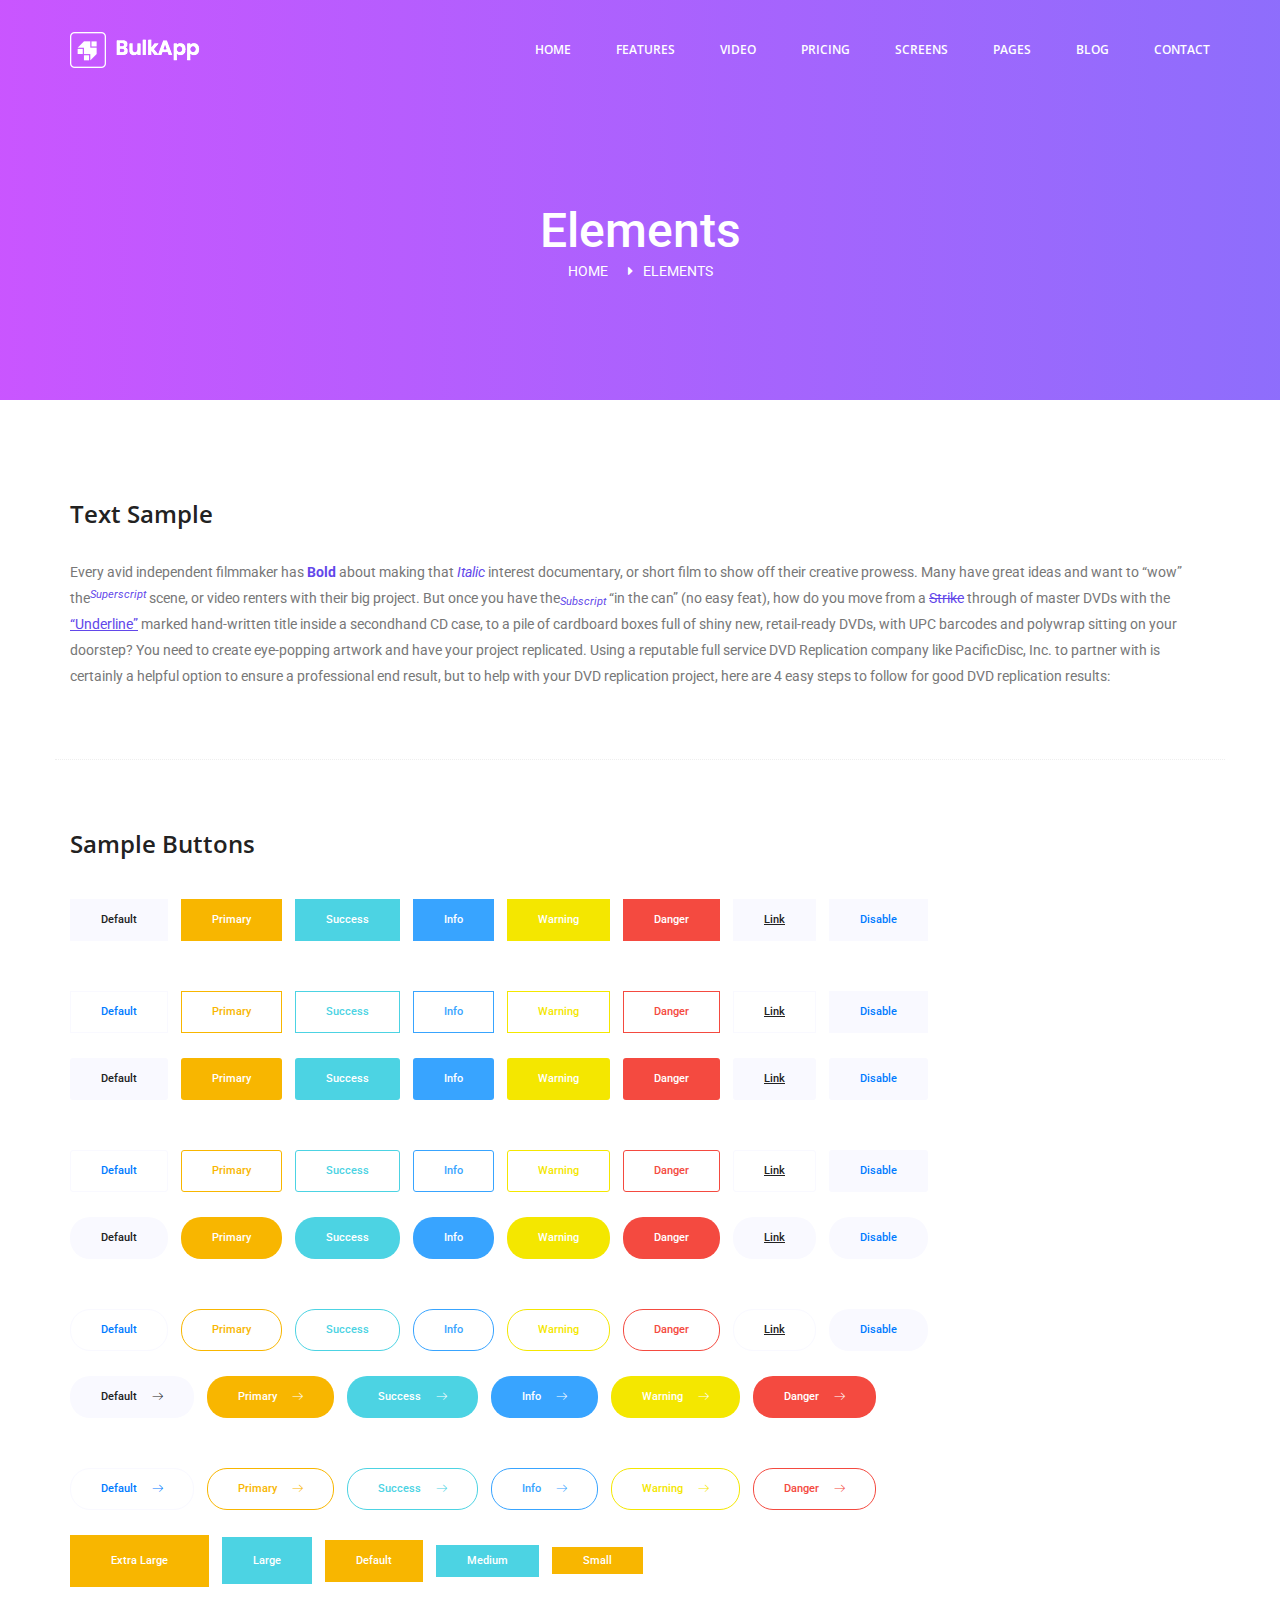
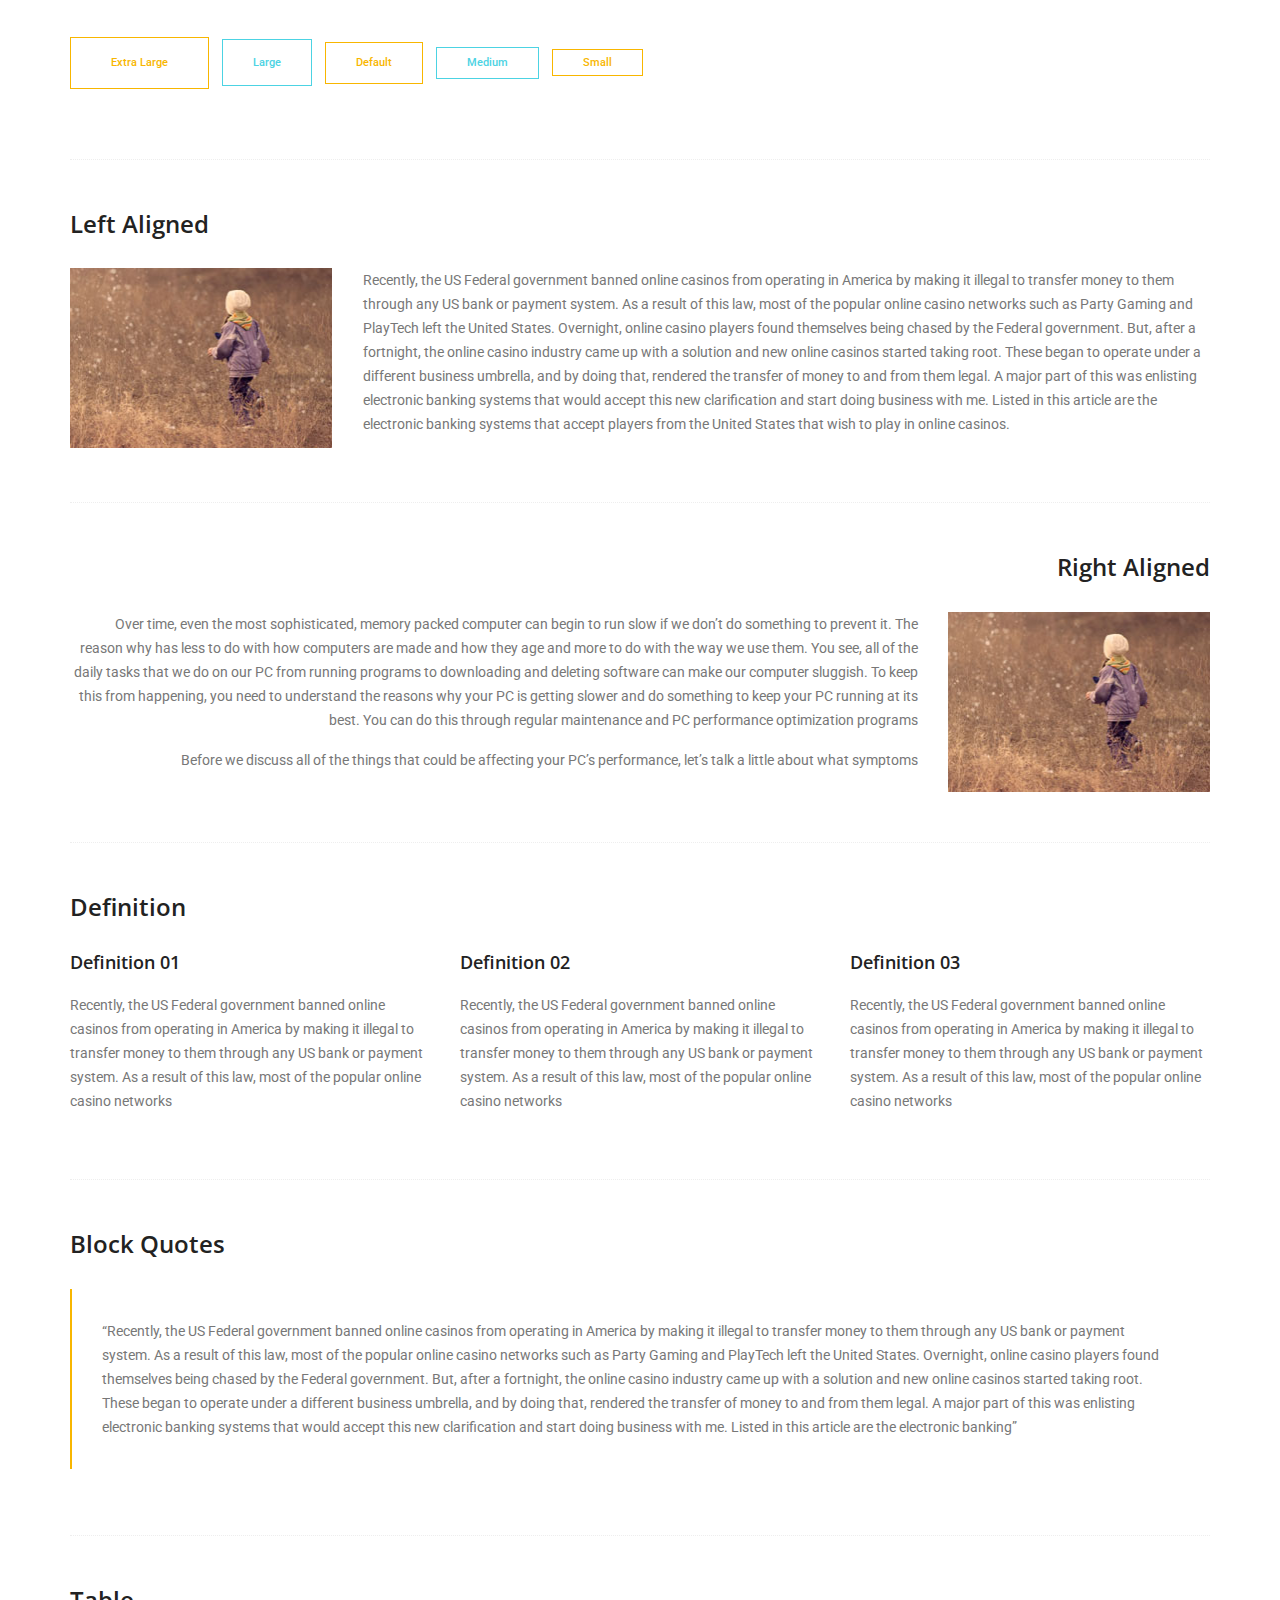
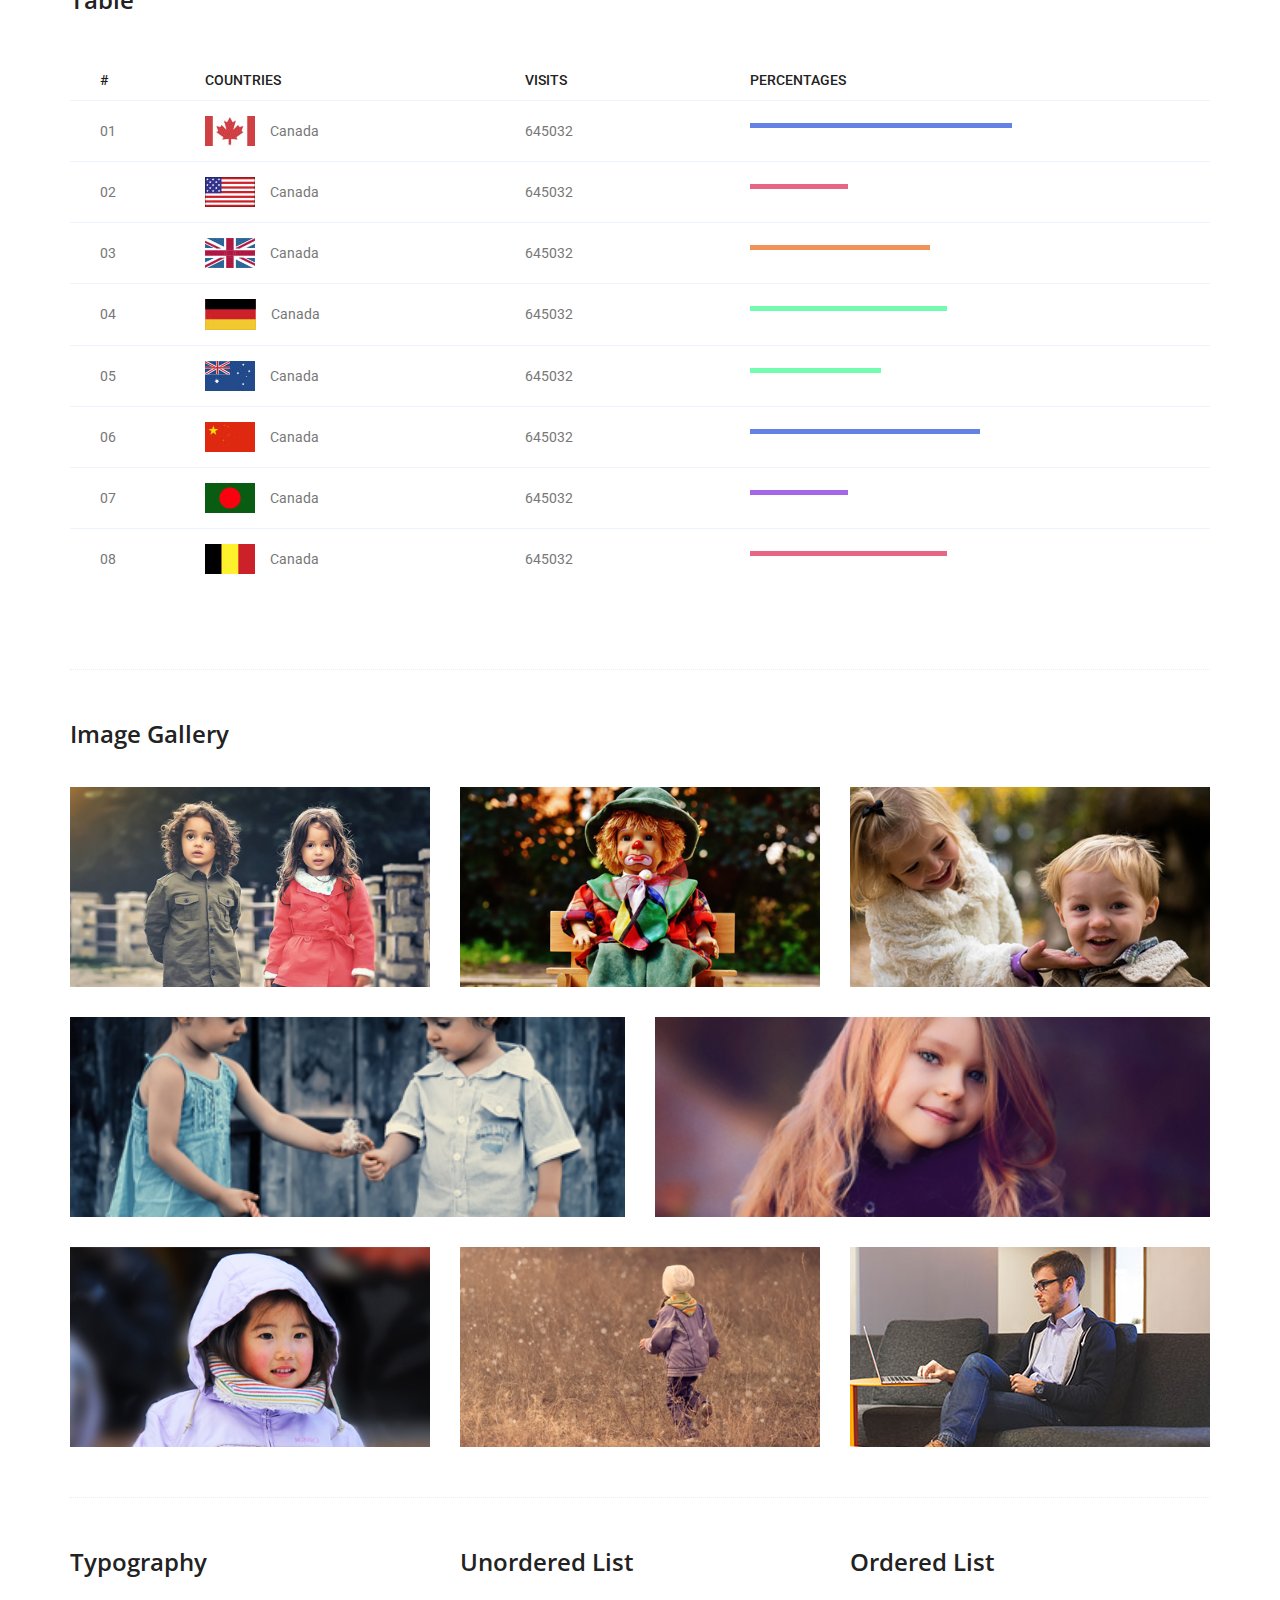
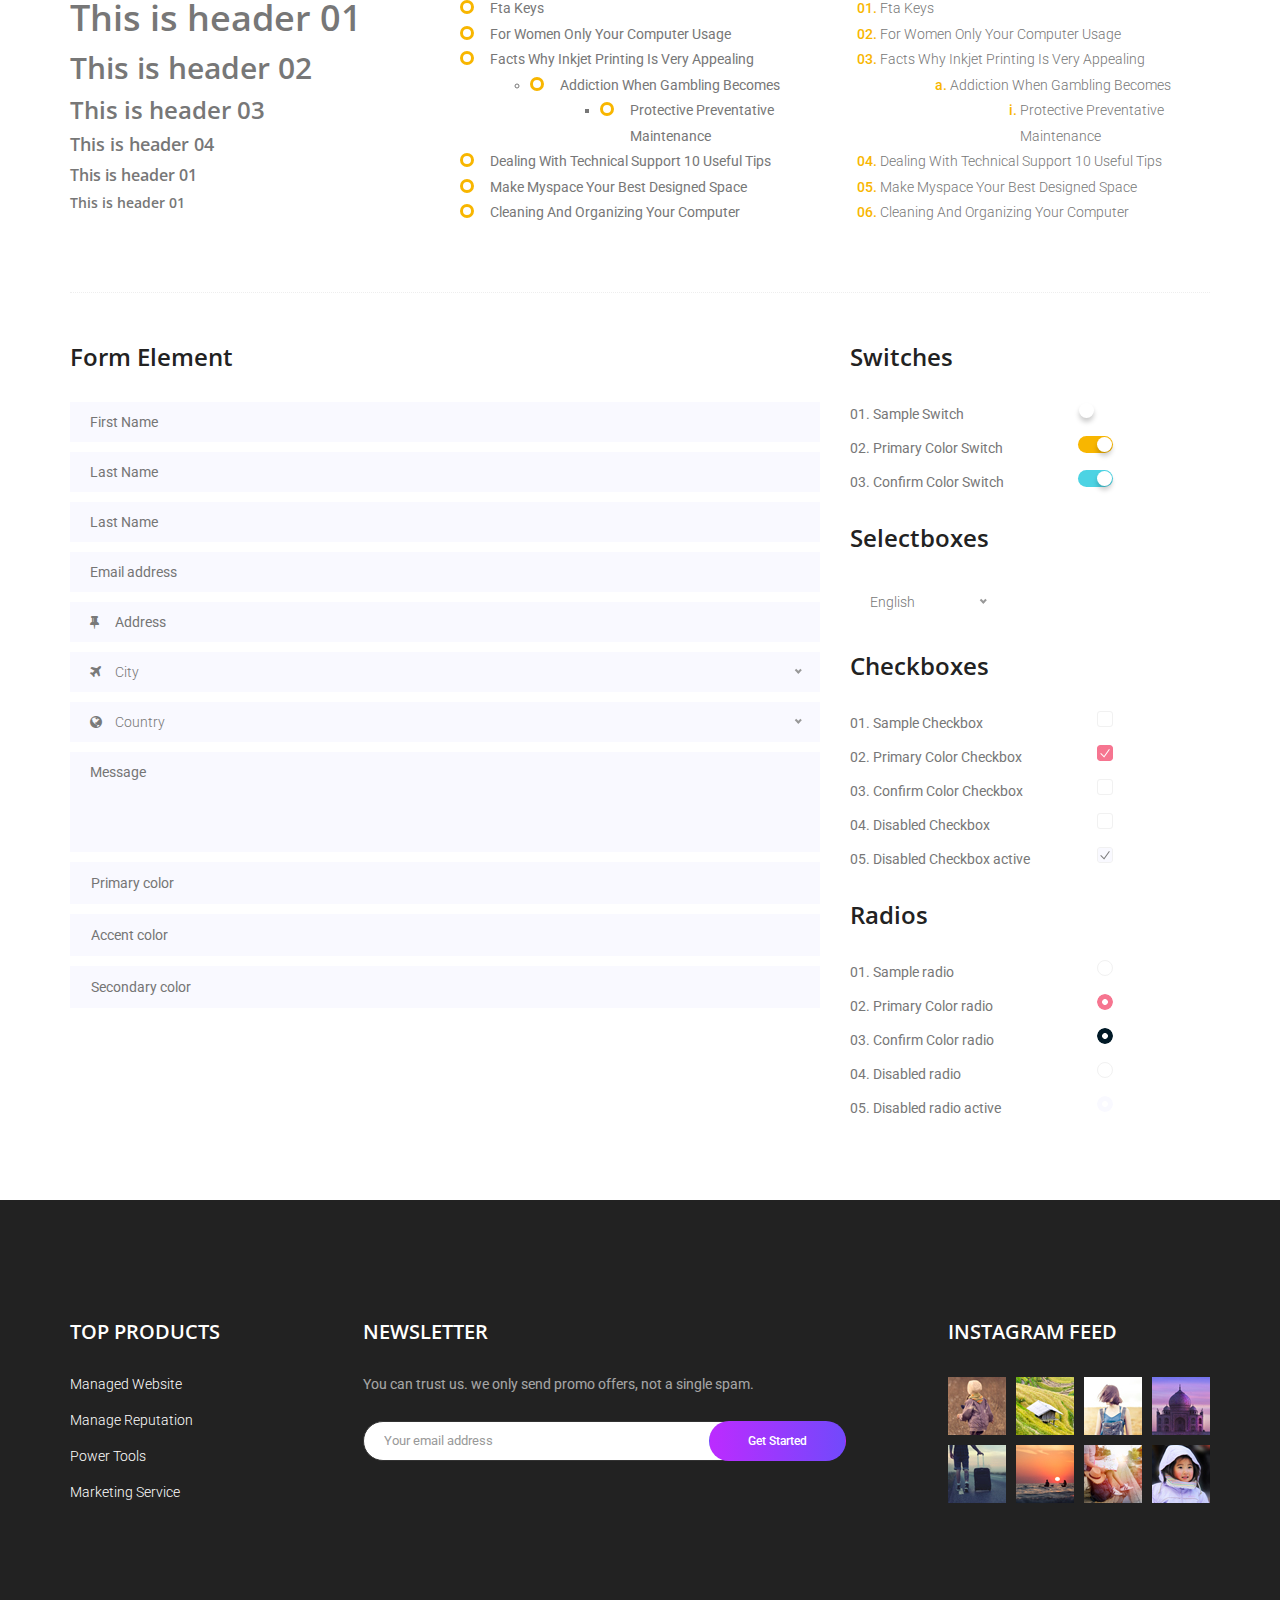
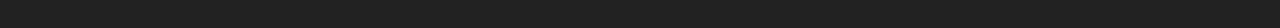
<file: elements.html>
<!doctype html>
<html lang="en">
    <head>
        <!-- Required meta tags -->
        <meta charset="utf-8">
        <meta name="viewport" content="width=device-width, initial-scale=1, shrink-to-fit=no">
        <link rel="icon" href="img/favicon.png" type="image/png">
        <title>Malya</title>
        <!-- Bootstrap CSS -->
        <link rel="stylesheet" href="css/bootstrap.css">
        <link rel="stylesheet" href="vendors/linericon/style.css">
        <link rel="stylesheet" href="css/font-awesome.min.css">
        <link rel="stylesheet" href="vendors/owl-carousel/owl.carousel.min.css">
        <link rel="stylesheet" href="vendors/lightbox/simpleLightbox.css">
        <link rel="stylesheet" href="vendors/nice-select/css/nice-select.css">
        <link rel="stylesheet" href="vendors/animate-css/animate.css">
        <!-- main css -->
        <link rel="stylesheet" href="css/style.css">
        <link rel="stylesheet" href="css/responsive.css">
    </head>
    <body>
        
        <!--================Header Menu Area =================-->
        <header class="header_area">
            <div class="main_menu">
            	<nav class="navbar navbar-expand-lg navbar-light">
					<div class="container">
						<!-- Brand and toggle get grouped for better mobile display -->
						<a class="navbar-brand logo_h" href="index.html"><img src="img/logo.png" alt=""></a>
						<button class="navbar-toggler" type="button" data-toggle="collapse" data-target="#navbarSupportedContent" aria-controls="navbarSupportedContent" aria-expanded="false" aria-label="Toggle navigation">
							<span class="icon-bar"></span>
							<span class="icon-bar"></span>
							<span class="icon-bar"></span>
						</button>
						<!-- Collect the nav links, forms, and other content for toggling -->
						<div class="collapse navbar-collapse offset" id="navbarSupportedContent">
							<ul class="nav navbar-nav menu_nav ml-auto">
								<li class="nav-item active"><a class="nav-link" href="index.html">Home</a></li> 
								<li class="nav-item"><a class="nav-link" href="index.html">FEATURES</a></li> 
								<li class="nav-item"><a class="nav-link" href="index.html">VIDEO</a>
								<li class="nav-item"><a class="nav-link" href="index.html">PRICING</a>
								<li class="nav-item"><a class="nav-link" href="index.html">SCREENS</a>
								<li class="nav-item submenu dropdown">
									<a href="#" class="nav-link dropdown-toggle" data-toggle="dropdown" role="button" aria-haspopup="true" aria-expanded="false">Pages</a>
									<ul class="dropdown-menu">
										<li class="nav-item"><a class="nav-link" href="elements.html">Elements</a></li>
									</ul>
								</li> 
								<li class="nav-item submenu dropdown">
									<a href="#" class="nav-link dropdown-toggle" data-toggle="dropdown" role="button" aria-haspopup="true" aria-expanded="false">Blog</a>
									<ul class="dropdown-menu">
										<li class="nav-item"><a class="nav-link" href="index.html">Blog</a></li>
										<li class="nav-item"><a class="nav-link" href="single-index.html">Blog Details</a></li>
									</ul>
								</li> 
								<li class="nav-item"><a class="nav-link" href="contact.html">Contact</a></li>
							</ul>
						</div> 
					</div>
            	</nav>
            </div>
        </header>
        <!--================Header Menu Area =================-->
        
        <!--================Home Banner Area =================-->
        <section class="banner_area">
            <div class="banner_inner d-flex align-items-center">
            	<div class="overlay bg-parallax" data-stellar-ratio="0.9" data-stellar-vertical-offset="0" data-background=""></div>
				<div class="container">
					<div class="banner_content text-center">
						<h2>Elements</h2>
						<div class="page_link">
							<a href="index.html">Home</a>
							<a href="elements.html">Elements</a>
						</div>
					</div>
				</div>
            </div>
        </section>
        <!--================End Home Banner Area =================-->
        
        
        <!-- Start Sample Area -->
			<section class="sample-text-area">
				<div class="container">
					<h3 class="text-heading title_color">Text Sample</h3>
					<p class="sample-text">
						Every avid independent filmmaker has <b>Bold</b> about making that <i>Italic</i> interest documentary, or short film to show off their creative prowess. Many have great ideas and want to “wow” the<sup>Superscript</sup> scene, or video renters with their big project.  But once you have the<sub>Subscript</sub> “in the can” (no easy feat), how do you move from a <del>Strike</del> through of master DVDs with the <u>“Underline”</u> marked hand-written title inside a secondhand CD case, to a pile of cardboard boxes full of shiny new, retail-ready DVDs, with UPC barcodes and polywrap sitting on your doorstep?  You need to create eye-popping artwork and have your project replicated. Using a reputable full service DVD Replication company like PacificDisc, Inc. to partner with is certainly a helpful option to ensure a professional end result, but to help with your DVD replication project, here are 4 easy steps to follow for good DVD replication results: 

					</p>
				</div>
			</section>
			<!-- End Sample Area -->
			<!-- Start Button -->
			<section class="button-area">
				<div class="container border-top-generic">
					<h3 class="text-heading title_color">Sample Buttons</h3>
					<div class="button-group-area">
						<a href="#" class="genric-btn default">Default</a>
						<a href="#" class="genric-btn primary">Primary</a>
						<a href="#" class="genric-btn success">Success</a>
						<a href="#" class="genric-btn info">Info</a>
						<a href="#" class="genric-btn warning">Warning</a>
						<a href="#" class="genric-btn danger">Danger</a>
						<a href="#" class="genric-btn link">Link</a>
						<a href="#" class="genric-btn disable">Disable</a>
						
					</div>
					<div class="button-group-area mt-10">
						<a href="#" class="genric-btn default-border">Default</a>
						<a href="#" class="genric-btn primary-border">Primary</a>
						<a href="#" class="genric-btn success-border">Success</a>
						<a href="#" class="genric-btn info-border">Info</a>
						<a href="#" class="genric-btn warning-border">Warning</a>
						<a href="#" class="genric-btn danger-border">Danger</a>
						<a href="#" class="genric-btn link-border">Link</a>
						<a href="#" class="genric-btn disable">Disable</a>
					</div>
					<div class="button-group-area mt-40">
						<a href="#" class="genric-btn default radius">Default</a>
						<a href="#" class="genric-btn primary radius">Primary</a>
						<a href="#" class="genric-btn success radius">Success</a>
						<a href="#" class="genric-btn info radius">Info</a>
						<a href="#" class="genric-btn warning radius">Warning</a>
						<a href="#" class="genric-btn danger radius">Danger</a>
						<a href="#" class="genric-btn link radius">Link</a>
						<a href="#" class="genric-btn disable radius">Disable</a>
					</div>
					<div class="button-group-area mt-10">
						<a href="#" class="genric-btn default-border radius">Default</a>
						<a href="#" class="genric-btn primary-border radius">Primary</a>
						<a href="#" class="genric-btn success-border radius">Success</a>
						<a href="#" class="genric-btn info-border radius">Info</a>
						<a href="#" class="genric-btn warning-border radius">Warning</a>
						<a href="#" class="genric-btn danger-border radius">Danger</a>
						<a href="#" class="genric-btn link-border radius">Link</a>
						<a href="#" class="genric-btn disable radius">Disable</a>
					</div>
					<div class="button-group-area mt-40">
						<a href="#" class="genric-btn default circle">Default</a>
						<a href="#" class="genric-btn primary circle">Primary</a>
						<a href="#" class="genric-btn success circle">Success</a>
						<a href="#" class="genric-btn info circle">Info</a>
						<a href="#" class="genric-btn warning circle">Warning</a>
						<a href="#" class="genric-btn danger circle">Danger</a>
						<a href="#" class="genric-btn link circle">Link</a>
						<a href="#" class="genric-btn disable circle">Disable</a>
					</div>
					<div class="button-group-area mt-10">
						<a href="#" class="genric-btn default-border circle">Default</a>
						<a href="#" class="genric-btn primary-border circle">Primary</a>
						<a href="#" class="genric-btn success-border circle">Success</a>
						<a href="#" class="genric-btn info-border circle">Info</a>
						<a href="#" class="genric-btn warning-border circle">Warning</a>
						<a href="#" class="genric-btn danger-border circle">Danger</a>
						<a href="#" class="genric-btn link-border circle">Link</a>
						<a href="#" class="genric-btn disable circle">Disable</a>
					</div>
					<div class="button-group-area mt-40">
						<a href="#" class="genric-btn default circle arrow">Default<span class="lnr lnr-arrow-right"></span></a>
						<a href="#" class="genric-btn primary circle arrow">Primary<span class="lnr lnr-arrow-right"></span></a>
						<a href="#" class="genric-btn success circle arrow">Success<span class="lnr lnr-arrow-right"></span></a>
						<a href="#" class="genric-btn info circle arrow">Info<span class="lnr lnr-arrow-right"></span></a>
						<a href="#" class="genric-btn warning circle arrow">Warning<span class="lnr lnr-arrow-right"></span></a>
						<a href="#" class="genric-btn danger circle arrow">Danger<span class="lnr lnr-arrow-right"></span></a>
					</div>
					<div class="button-group-area mt-10">
						<a href="#" class="genric-btn default-border circle arrow">Default<span class="lnr lnr-arrow-right"></span></a>
						<a href="#" class="genric-btn primary-border circle arrow">Primary<span class="lnr lnr-arrow-right"></span></a>
						<a href="#" class="genric-btn success-border circle arrow">Success<span class="lnr lnr-arrow-right"></span></a>
						<a href="#" class="genric-btn info-border circle arrow">Info<span class="lnr lnr-arrow-right"></span></a>
						<a href="#" class="genric-btn warning-border circle arrow">Warning<span class="lnr lnr-arrow-right"></span></a>
						<a href="#" class="genric-btn danger-border circle arrow">Danger<span class="lnr lnr-arrow-right"></span></a>
					</div>
					<div class="button-group-area mt-40">
						<a href="#" class="genric-btn primary e-large">Extra Large</a>
						<a href="#" class="genric-btn success large">Large</a>
						<a href="#" class="genric-btn primary">Default</a>
						<a href="#" class="genric-btn success medium">Medium</a>
						<a href="#" class="genric-btn primary small">Small</a>
					</div>
					<div class="button-group-area mt-10">
						<a href="#" class="genric-btn primary-border e-large">Extra Large</a>
						<a href="#" class="genric-btn success-border large">Large</a>
						<a href="#" class="genric-btn primary-border">Default</a>
						<a href="#" class="genric-btn success-border medium">Medium</a>
						<a href="#" class="genric-btn primary-border small">Small</a>
					</div>
				</div>
			</section>
			<!-- End Button -->
			<!-- Start Align Area -->
			<div class="whole-wrap">
				<div class="container">
					<div class="section-top-border">
						<h3 class="mb-30 title_color">Left Aligned</h3>
						<div class="row">
							<div class="col-md-3">
								<img src="img/elements/d.jpg" alt="" class="img-fluid">
							</div>
							<div class="col-md-9 mt-sm-20 left-align-p">
								<p>Recently, the US Federal government banned online casinos from operating in America by making it illegal to transfer money to them through any US bank or payment system. As a result of this law, most of the popular online casino networks such as Party Gaming and PlayTech left the United States. Overnight, online casino players found themselves being chased by the Federal government. But, after a fortnight, the online casino industry came up with a solution and new online casinos started taking root. These began to operate under a different business umbrella, and by doing that, rendered the transfer of money to and from them legal. A major part of this was enlisting electronic banking systems that would accept this new clarification and start doing business with me. Listed in this article are the electronic banking systems that accept players from the United States that wish to play in online casinos.</p>
							</div>
						</div>
					</div>
					<div class="section-top-border text-right">
						<h3 class="mb-30 title_color">Right Aligned</h3>
						<div class="row">
							<div class="col-md-9">
								<p class="text-right">Over time, even the most sophisticated, memory packed computer can begin to run slow if we don’t do something to prevent it. The reason why has less to do with how computers are made and how they age and more to do with the way we use them. You see, all of the daily tasks that we do on our PC from running programs to downloading and deleting software can make our computer sluggish. To keep this from happening, you need to understand the reasons why your PC is getting slower and do something to keep your PC running at its best. You can do this through regular maintenance and PC performance optimization programs</p>
								<p class="text-right">Before we discuss all of the things that could be affecting your PC’s performance, let’s talk a little about what symptoms</p>
							</div>
							<div class="col-md-3">
								<img src="img/elements/d.jpg" alt="" class="img-fluid">
							</div>
						</div>
					</div>
					<div class="section-top-border">
						<h3 class="mb-30 title_color">Definition</h3>
						<div class="row">
							<div class="col-md-4">
								<div class="single-defination">
									<h4 class="mb-20">Definition 01</h4>
									<p>Recently, the US Federal government banned online casinos from operating in America by making it illegal to transfer money to them through any US bank or payment system. As a result of this law, most of the popular online casino networks</p>
								</div>
							</div>
							<div class="col-md-4">
								<div class="single-defination">
									<h4 class="mb-20">Definition 02</h4>
									<p>Recently, the US Federal government banned online casinos from operating in America by making it illegal to transfer money to them through any US bank or payment system. As a result of this law, most of the popular online casino networks</p>
								</div>
							</div>
							<div class="col-md-4">
								<div class="single-defination">
									<h4 class="mb-20">Definition 03</h4>
									<p>Recently, the US Federal government banned online casinos from operating in America by making it illegal to transfer money to them through any US bank or payment system. As a result of this law, most of the popular online casino networks</p>
								</div>
							</div>
						</div>
					</div>
					<div class="section-top-border">
						<h3 class="mb-30 title_color">Block Quotes</h3>
						<div class="row">
							<div class="col-lg-12">
								<blockquote class="generic-blockquote">
									“Recently, the US Federal government banned online casinos from operating in America by making it illegal to transfer money to them through any US bank or payment system. As a result of this law, most of the popular online casino networks such as Party Gaming and PlayTech left the United States. Overnight, online casino players found themselves being chased by the Federal government. But, after a fortnight, the online casino industry came up with a solution and new online casinos started taking root. These began to operate under a different business umbrella, and by doing that, rendered the transfer of money to and from them legal. A major part of this was enlisting electronic banking systems that would accept this new clarification and start doing business with me. Listed in this article are the electronic banking” 
								</blockquote>
							</div>
						</div>
					</div>
					<div class="section-top-border">
						<h3 class="mb-30 title_color">Table</h3>
						<div class="progress-table-wrap">
							<div class="progress-table">
								<div class="table-head">
									<div class="serial">#</div>
									<div class="country">Countries</div>
									<div class="visit">Visits</div>
									<div class="percentage">Percentages</div>
								</div>
								<div class="table-row">
									<div class="serial">01</div>
									<div class="country"> <img src="img/elements/f1.jpg" alt="flag">Canada</div>
									<div class="visit">645032</div>
									<div class="percentage">
										<div class="progress">
											<div class="progress-bar color-1" role="progressbar" style="width: 80%" aria-valuenow="80" aria-valuemin="0" aria-valuemax="100"></div>
										</div>
									</div>
								</div>
								<div class="table-row">
									<div class="serial">02</div>
									<div class="country"> <img src="img/elements/f2.jpg" alt="flag">Canada</div>
									<div class="visit">645032</div>
									<div class="percentage">
										<div class="progress">
											<div class="progress-bar color-2" role="progressbar" style="width: 30%" aria-valuenow="30" aria-valuemin="0" aria-valuemax="100"></div>
										</div>
									</div>
								</div>
								<div class="table-row">
									<div class="serial">03</div>
									<div class="country"> <img src="img/elements/f3.jpg" alt="flag">Canada</div>
									<div class="visit">645032</div>
									<div class="percentage">
										<div class="progress">
											<div class="progress-bar color-3" role="progressbar" style="width: 55%" aria-valuenow="55" aria-valuemin="0" aria-valuemax="100"></div>
										</div>
									</div>
								</div>
								<div class="table-row">
									<div class="serial">04</div>
									<div class="country"> <img src="img/elements/f4.jpg" alt="flag">Canada</div>
									<div class="visit">645032</div>
									<div class="percentage">
										<div class="progress">
											<div class="progress-bar color-4" role="progressbar" style="width: 60%" aria-valuenow="60" aria-valuemin="0" aria-valuemax="100"></div>
										</div>
									</div>
								</div>
								<div class="table-row">
									<div class="serial">05</div>
									<div class="country"> <img src="img/elements/f5.jpg" alt="flag">Canada</div>
									<div class="visit">645032</div>
									<div class="percentage">
										<div class="progress">
											<div class="progress-bar color-5" role="progressbar" style="width: 40%" aria-valuenow="40" aria-valuemin="0" aria-valuemax="100"></div>
										</div>
									</div>
								</div>
								<div class="table-row">
									<div class="serial">06</div>
									<div class="country"> <img src="img/elements/f6.jpg" alt="flag">Canada</div>
									<div class="visit">645032</div>
									<div class="percentage">
										<div class="progress">
											<div class="progress-bar color-6" role="progressbar" style="width: 70%" aria-valuenow="70" aria-valuemin="0" aria-valuemax="100"></div>
										</div>
									</div>
								</div>
								<div class="table-row">
									<div class="serial">07</div>
									<div class="country"> <img src="img/elements/f7.jpg" alt="flag">Canada</div>
									<div class="visit">645032</div>
									<div class="percentage">
										<div class="progress">
											<div class="progress-bar color-7" role="progressbar" style="width: 30%" aria-valuenow="30" aria-valuemin="0" aria-valuemax="100"></div>
										</div>
									</div>
								</div>
								<div class="table-row">
									<div class="serial">08</div>
									<div class="country"> <img src="img/elements/f8.jpg" alt="flag">Canada</div>
									<div class="visit">645032</div>
									<div class="percentage">
										<div class="progress">
											<div class="progress-bar color-8" role="progressbar" style="width: 60%" aria-valuenow="60" aria-valuemin="0" aria-valuemax="100"></div>
										</div>
									</div>
								</div>
							</div>
						</div>
					</div>
					<div class="section-top-border">
						<h3 class="title_color">Image Gallery</h3>
						<div class="row gallery-item">
							<div class="col-md-4">
								<a href="img/elements/g1.jpg" class="img-gal"><div class="single-gallery-image" style="background: url(img/elements/g1.jpg);"></div></a>
							</div>
							<div class="col-md-4">
								<a href="img/elements/g2.jpg" class="img-gal"><div class="single-gallery-image" style="background: url(img/elements/g2.jpg);"></div></a>
							</div>
							<div class="col-md-4">
								<a href="img/elements/g3.jpg" class="img-gal"><div class="single-gallery-image" style="background: url(img/elements/g3.jpg);"></div></a>
							</div>
							<div class="col-md-6">
								<a href="img/elements/g4.jpg" class="img-gal"><div class="single-gallery-image" style="background: url(img/elements/g4.jpg);"></div></a>
							</div>
							<div class="col-md-6">
								<a href="img/elements/g5.jpg" class="img-gal"><div class="single-gallery-image" style="background: url(img/elements/g5.jpg);"></div></a>
							</div>
							<div class="col-md-4">
								<a href="img/elements/g6.jpg" class="img-gal"><div class="single-gallery-image" style="background: url(img/elements/g6.jpg);"></div></a>
							</div>
							<div class="col-md-4">
								<a href="img/elements/g7.jpg" class="img-gal"><div class="single-gallery-image" style="background: url(img/elements/g7.jpg);"></div></a>
							</div>
							<div class="col-md-4">
								<a href="img/elements/g8.jpg" class="img-gal"><div class="single-gallery-image" style="background: url(img/elements/g8.jpg);"></div></a>
							</div>
						</div>
					</div>
					<div class="section-top-border">
						<div class="row">
							<div class="col-lg-4 col-sm-6 typo-sec">
								<h3 class="mb-20 title_color">Typography</h3>
								<div class="typography">
									<h1 class="typo-list">This is header 01</h1>
									<h2 class="typo-list">This is header 02</h2>
									<h3 class="typo-list">This is header 03</h3>
									<h4 class="typo-list">This is header 04</h4>
									<h5 class="typo-list">This is header 01</h5>
									<h6 class="typo-list">This is header 01</h6>
								</div>
							</div>
							<div class="col-lg-4 col-sm-6 mt-sm-30 typo-sec">
								<h3 class="mb-20 title_color">Unordered List</h3>
								<div class="">
									<ul class="unordered-list">
										<li>Fta Keys</li>
										<li>For Women Only Your Computer Usage</li>
										<li>Facts Why Inkjet Printing Is Very Appealing
											<ul>
												<li>Addiction When Gambling Becomes
													<ul>
														<li>Protective Preventative Maintenance</li>
													</ul>
												</li>
											</ul>
										</li>
										<li>Dealing With Technical Support 10 Useful Tips</li>
										<li>Make Myspace Your Best Designed Space</li>
										<li>Cleaning And Organizing Your Computer</li>
									</ul>
								</div>
							</div>
							<div class="col-lg-4 col-sm-6 mt-sm-30 typo-sec">
								<h3 class="mb-20 title_color">Ordered List</h3>
								<div class="">
									<ol class="ordered-list">
										<li><span>Fta Keys</span></li>
										<li><span>For Women Only Your Computer Usage</span></li>
										<li><span>Facts Why Inkjet Printing Is Very Appealing</span>
											<ol class="ordered-list-alpha">
												<li><span>Addiction When Gambling Becomes</span>
													<ol class="ordered-list-roman">
														<li><span>Protective Preventative Maintenance</span></li>
													</ol>
												</li>
											</ol>
										</li>
										<li><span>Dealing With Technical Support 10 Useful Tips</span></li>
										<li><span>Make Myspace Your Best Designed Space</span></li>
										<li><span>Cleaning And Organizing Your Computer</span></li>
									</ol>
								</div>
							</div>
						</div>
					</div>
					<div class="section-top-border">
						<div class="row">
							<div class="col-lg-8 col-md-8">
								<h3 class="mb-30 title_color">Form Element</h3>
								<form action="#">
									<div class="mt-10">
										<input type="text" name="first_name" placeholder="First Name" onfocus="this.placeholder = ''" onblur="this.placeholder = 'First Name'" required class="single-input">
									</div>
									<div class="mt-10">
										<input type="text" name="last_name" placeholder="Last Name" onfocus="this.placeholder = ''" onblur="this.placeholder = 'Last Name'" required class="single-input">
									</div>
									<div class="mt-10">
										<input type="text" name="last_name" placeholder="Last Name" onfocus="this.placeholder = ''" onblur="this.placeholder = 'Last Name'" required class="single-input">
									</div>
									<div class="mt-10">
										<input type="email" name="EMAIL" placeholder="Email address" onfocus="this.placeholder = ''" onblur="this.placeholder = 'Email address'" required class="single-input">
									</div>
									<div class="input-group-icon mt-10">
										<div class="icon"><i class="fa fa-thumb-tack" aria-hidden="true"></i></div>
										<input type="text" name="address" placeholder="Address" onfocus="this.placeholder = ''" onblur="this.placeholder = 'Address'" required class="single-input">
									</div>
									<div class="input-group-icon mt-10">
										<div class="icon"><i class="fa fa-plane" aria-hidden="true"></i></div>
										<div class="form-select" id="default-select">
											<select>
												<option value="1">City</option>
												<option value="1">Dhaka</option>
												<option value="1">Dilli</option>
												<option value="1">Newyork</option>
												<option value="1">Islamabad</option>
											</select>
										</div>
									</div>
									<div class="input-group-icon mt-10">
										<div class="icon"><i class="fa fa-globe" aria-hidden="true"></i></div>
										<div class="form-select" id="default-select2">
											<select>
												<option value="1">Country</option>
												<option value="1">Bangladesh</option>
												<option value="1">India</option>
												<option value="1">England</option>
												<option value="1">Srilanka</option>
											</select>
										</div>
									</div>
									
									<div class="mt-10">
										<textarea class="single-textarea" placeholder="Message" onfocus="this.placeholder = ''" onblur="this.placeholder = 'Message'" required></textarea>
									</div>
									<div class="mt-10">
										<input type="text" name="first_name" placeholder="Primary color" onfocus="this.placeholder = ''" onblur="this.placeholder = 'Primary color'" required class="single-input-primary">
									</div>
									<div class="mt-10">
										<input type="text" name="first_name" placeholder="Accent color" onfocus="this.placeholder = ''" onblur="this.placeholder = 'Accent color'" required class="single-input-accent">
									</div>
									<div class="mt-10">
										<input type="text" name="first_name" placeholder="Secondary color" onfocus="this.placeholder = ''" onblur="this.placeholder = 'Secondary color'" required class="single-input-secondary">
									</div>
								</form>
							</div>
							<div class="col-lg-3 col-md-4 mt-sm-30 element-wrap">
								<div class="single-element-widget">
									<h3 class="mb-30 title_color">Switches</h3>
									<div class="switch-wrap d-flex justify-content-between">
										<p>01. Sample Switch</p>
										<div class="primary-switch">
											<input type="checkbox" id="default-switch">
											<label for="default-switch"></label>
										</div>
									</div>
									<div class="switch-wrap d-flex justify-content-between">
										<p>02. Primary Color Switch</p>
										<div class="primary-switch">
											<input type="checkbox" id="primary-switch" checked>
											<label for="primary-switch"></label>
										</div>
									</div>
									<div class="switch-wrap d-flex justify-content-between">
										<p>03. Confirm Color Switch</p>
										<div class="confirm-switch">
											<input type="checkbox" id="confirm-switch" checked>
											<label for="confirm-switch"></label>
										</div>
									</div>
								</div>
								<div class="single-element-widget">
									<h3 class="mb-30 title_color">Selectboxes</h3>
									<div class="default-select" id="default-select">
										<select>
											<option value="1">English</option>
											<option value="1">Spanish</option>
											<option value="1">Arabic</option>
											<option value="1">Portuguise</option>
											<option value="1">Bengali</option>
										</select>
									</div>
								</div>
								<div class="single-element-widget">
									<h3 class="mb-30 title_color">Checkboxes</h3>
									<div class="switch-wrap d-flex justify-content-between">
										<p>01. Sample Checkbox</p>
										<div class="primary-checkbox">
											<input type="checkbox" id="default-checkbox">
											<label for="default-checkbox"></label>
										</div>
									</div>
									<div class="switch-wrap d-flex justify-content-between">
										<p>02. Primary Color Checkbox</p>
										<div class="primary-checkbox">
											<input type="checkbox" id="primary-checkbox" checked>
											<label for="primary-checkbox"></label>
										</div>
									</div>
									<div class="switch-wrap d-flex justify-content-between">
										<p>03. Confirm Color Checkbox</p>
										<div class="confirm-checkbox">
											<input type="checkbox" id="confirm-checkbox">
											<label for="confirm-checkbox"></label>
										</div>
									</div>
									<div class="switch-wrap d-flex justify-content-between">
										<p>04. Disabled Checkbox</p>
										<div class="disabled-checkbox">
											<input type="checkbox" id="disabled-checkbox" disabled>
											<label for="disabled-checkbox"></label>
										</div>
									</div>
									<div class="switch-wrap d-flex justify-content-between">
										<p>05. Disabled Checkbox active</p>
										<div class="disabled-checkbox">
											<input type="checkbox" id="disabled-checkbox-active" checked disabled>
											<label for="disabled-checkbox-active"></label>
										</div>
									</div>
								</div>
								<div class="single-element-widget">
									<h3 class="mb-30 title_color">Radios</h3>
									<div class="switch-wrap d-flex justify-content-between">
										<p>01. Sample radio</p>
										<div class="primary-radio">
											<input type="checkbox" id="default-radio">
											<label for="default-radio"></label>
										</div>
									</div>
									<div class="switch-wrap d-flex justify-content-between">
										<p>02. Primary Color radio</p>
										<div class="primary-radio">
											<input type="checkbox" id="primary-radio" checked>
											<label for="primary-radio"></label>
										</div>
									</div>
									<div class="switch-wrap d-flex justify-content-between">
										<p>03. Confirm Color radio</p>
										<div class="confirm-radio">
											<input type="checkbox" id="confirm-radio" checked>
											<label for="confirm-radio"></label>
										</div>
									</div>
									<div class="switch-wrap d-flex justify-content-between">
										<p>04. Disabled radio</p>
										<div class="disabled-radio">
											<input type="checkbox" id="disabled-radio" disabled>
											<label for="disabled-radio"></label>
										</div>
									</div>
									<div class="switch-wrap d-flex justify-content-between">
										<p>05. Disabled radio active</p>
										<div class="disabled-radio">
											<input type="checkbox" id="disabled-radio-active" checked disabled>
											<label for="disabled-radio-active"></label>
										</div>
									</div>
								</div>
							</div>
						</div>
					</div>
				</div>
			</div>
			<!-- End Align Area -->
        
        <!--================ start footer Area  =================-->	
        <footer class="footer-area p_120">
            <div class="container">
                <div class="row">
                    <div class="col-lg-3  col-md-6 col-sm-6">
                        <div class="single-footer-widget tp_widgets">
                           <h6 class="footer_title">Top Products</h6>
                            <ul class="list">
                            	<li><a href="#">Managed Website</a></li>
                            	<li><a href="#">Manage Reputation</a></li>
                            	<li><a href="#">Power Tools</a></li>
                            	<li><a href="#">Marketing Service</a></li>
                            </ul>
                        </div>
                    </div>
                    <div class="col-lg-5 col-md-6 col-sm-6">
                        <div class="single-footer-widget news_widgets">
                            <h6 class="footer_title">Newsletter</h6>
                            <p>You can trust us. we only send promo offers, not a single spam.</p>		
                            <div id="mc_embed_signup">
                                <form target="_blank" action="https://spondonit.us12.list-manage.com/subscribe/post?u=1462626880ade1ac87bd9c93a&amp;id=92a4423d01" method="get" class="subscribe_form relative">
                                    <div class="input-group d-flex flex-row">
                                        <input name="EMAIL" placeholder="Your email address" onfocus="this.placeholder = ''" onblur="this.placeholder = 'Email Address '" required="" type="email">
                                        <button class="btn sub-btn">Get Started</button>		
                                    </div>									
                                    <div class="mt-10 info"></div>
                                </form>
                            </div>
                        </div>
                    </div>
                    <div class="col-lg-3 col-md-6 col-sm-6 offset-lg-1">
                        <div class="single-footer-widget instafeed">
                            <h6 class="footer_title">Instagram Feed</h6>
                            <ul class="list instafeed d-flex flex-wrap">
                                <li><img src="img/instagram/Image-01.jpg" alt=""></li>
                                <li><img src="img/instagram/Image-02.jpg" alt=""></li>
                                <li><img src="img/instagram/Image-03.jpg" alt=""></li>
                                <li><img src="img/instagram/Image-04.jpg" alt=""></li>
                                <li><img src="img/instagram/Image-05.jpg" alt=""></li>
                                <li><img src="img/instagram/Image-06.jpg" alt=""></li>
                                <li><img src="img/instagram/Image-07.jpg" alt=""></li>
                                <li><img src="img/instagram/Image-08.jpg" alt=""></li>
                            </ul>
                        </div>
                    </div>	
                </div>
            </div>
        </footer>
		<!--================ End footer Area  =================-->
        
        
        
        
        <!-- Optional JavaScript -->
        <!-- jQuery first, then Popper.js, then Bootstrap JS -->
        <script src="js/jquery-3.2.1.min.js"></script>
        <script src="js/popper.js"></script>
        <script src="js/bootstrap.min.js"></script>
        <script src="js/stellar.js"></script>
        <script src="vendors/lightbox/simpleLightbox.min.js"></script>
        <script src="vendors/nice-select/js/jquery.nice-select.min.js"></script>
        <script src="vendors/isotope/imagesloaded.pkgd.min.js"></script>
        <script src="vendors/isotope/isotope-min.js"></script>
        <script src="vendors/owl-carousel/owl.carousel.min.js"></script>
        <script src="vendors/jquery-ui/jquery-ui.js"></script>
        <script src="js/jquery.ajaxchimp.min.js"></script>
        <script src="vendors/counter-up/jquery.waypoints.min.js"></script>
        <script src="vendors/counter-up/jquery.counterup.js"></script>
        <script src="vendors/popup/jquery.magnific-popup.min.js"></script>
        <script src="js/mail-script.js"></script>
        <script src="js/theme.js"></script>
    </body>
</html>
</file>
<file: vendors/linericon/style.css>
@font-face {
	font-family: 'Linearicons-Free';
	src:url('fonts/Linearicons-Free.eot?w118d');
	src:url('fonts/Linearicons-Free.eot?#iefixw118d') format('embedded-opentype'),
		url('fonts/Linearicons-Free.woff2?w118d') format('woff2'),
		url('fonts/Linearicons-Free.woff?w118d') format('woff'),
		url('fonts/Linearicons-Free.ttf?w118d') format('truetype'),
		url('fonts/Linearicons-Free.svg?w118d#Linearicons-Free') format('svg');
	font-weight: normal;
	font-style: normal;
}

.lnr {
	font-family: 'Linearicons-Free';
	speak: none;
	font-style: normal;
	font-weight: normal;
	font-variant: normal;
	text-transform: none;
	line-height: 1;

	/* Better Font Rendering =========== */
	-webkit-font-smoothing: antialiased;
	-moz-osx-font-smoothing: grayscale;
}

.lnr-home:before {
	content: "\e800";
}
.lnr-apartment:before {
	content: "\e801";
}
.lnr-pencil:before {
	content: "\e802";
}
.lnr-magic-wand:before {
	content: "\e803";
}
.lnr-drop:before {
	content: "\e804";
}
.lnr-lighter:before {
	content: "\e805";
}
.lnr-poop:before {
	content: "\e806";
}
.lnr-sun:before {
	content: "\e807";
}
.lnr-moon:before {
	content: "\e808";
}
.lnr-cloud:before {
	content: "\e809";
}
.lnr-cloud-upload:before {
	content: "\e80a";
}
.lnr-cloud-download:before {
	content: "\e80b";
}
.lnr-cloud-sync:before {
	content: "\e80c";
}
.lnr-cloud-check:before {
	content: "\e80d";
}
.lnr-database:before {
	content: "\e80e";
}
.lnr-lock:before {
	content: "\e80f";
}
.lnr-cog:before {
	content: "\e810";
}
.lnr-trash:before {
	content: "\e811";
}
.lnr-dice:before {
	content: "\e812";
}
.lnr-heart:before {
	content: "\e813";
}
.lnr-star:before {
	content: "\e814";
}
.lnr-star-half:before {
	content: "\e815";
}
.lnr-star-empty:before {
	content: "\e816";
}
.lnr-flag:before {
	content: "\e817";
}
.lnr-envelope:before {
	content: "\e818";
}
.lnr-paperclip:before {
	content: "\e819";
}
.lnr-inbox:before {
	content: "\e81a";
}
.lnr-eye:before {
	content: "\e81b";
}
.lnr-printer:before {
	content: "\e81c";
}
.lnr-file-empty:before {
	content: "\e81d";
}
.lnr-file-add:before {
	content: "\e81e";
}
.lnr-enter:before {
	content: "\e81f";
}
.lnr-exit:before {
	content: "\e820";
}
.lnr-graduation-hat:before {
	content: "\e821";
}
.lnr-license:before {
	content: "\e822";
}
.lnr-music-note:before {
	content: "\e823";
}
.lnr-film-play:before {
	content: "\e824";
}
.lnr-camera-video:before {
	content: "\e825";
}
.lnr-camera:before {
	content: "\e826";
}
.lnr-picture:before {
	content: "\e827";
}
.lnr-book:before {
	content: "\e828";
}
.lnr-bookmark:before {
	content: "\e829";
}
.lnr-user:before {
	content: "\e82a";
}
.lnr-users:before {
	content: "\e82b";
}
.lnr-shirt:before {
	content: "\e82c";
}
.lnr-store:before {
	content: "\e82d";
}
.lnr-cart:before {
	content: "\e82e";
}
.lnr-tag:before {
	content: "\e82f";
}
.lnr-phone-handset:before {
	content: "\e830";
}
.lnr-phone:before {
	content: "\e831";
}
.lnr-pushpin:before {
	content: "\e832";
}
.lnr-map-marker:before {
	content: "\e833";
}
.lnr-map:before {
	content: "\e834";
}
.lnr-location:before {
	content: "\e835";
}
.lnr-calendar-full:before {
	content: "\e836";
}
.lnr-keyboard:before {
	content: "\e837";
}
.lnr-spell-check:before {
	content: "\e838";
}
.lnr-screen:before {
	content: "\e839";
}
.lnr-smartphone:before {
	content: "\e83a";
}
.lnr-tablet:before {
	content: "\e83b";
}
.lnr-laptop:before {
	content: "\e83c";
}
.lnr-laptop-phone:before {
	content: "\e83d";
}
.lnr-power-switch:before {
	content: "\e83e";
}
.lnr-bubble:before {
	content: "\e83f";
}
.lnr-heart-pulse:before {
	content: "\e840";
}
.lnr-construction:before {
	content: "\e841";
}
.lnr-pie-chart:before {
	content: "\e842";
}
.lnr-chart-bars:before {
	content: "\e843";
}
.lnr-gift:before {
	content: "\e844";
}
.lnr-diamond:before {
	content: "\e845";
}
.lnr-linearicons:before {
	content: "\e846";
}
.lnr-dinner:before {
	content: "\e847";
}
.lnr-coffee-cup:before {
	content: "\e848";
}
.lnr-leaf:before {
	content: "\e849";
}
.lnr-paw:before {
	content: "\e84a";
}
.lnr-rocket:before {
	content: "\e84b";
}
.lnr-briefcase:before {
	content: "\e84c";
}
.lnr-bus:before {
	content: "\e84d";
}
.lnr-car:before {
	content: "\e84e";
}
.lnr-train:before {
	content: "\e84f";
}
.lnr-bicycle:before {
	content: "\e850";
}
.lnr-wheelchair:before {
	content: "\e851";
}
.lnr-select:before {
	content: "\e852";
}
.lnr-earth:before {
	content: "\e853";
}
.lnr-smile:before {
	content: "\e854";
}
.lnr-sad:before {
	content: "\e855";
}
.lnr-neutral:before {
	content: "\e856";
}
.lnr-mustache:before {
	content: "\e857";
}
.lnr-alarm:before {
	content: "\e858";
}
.lnr-bullhorn:before {
	content: "\e859";
}
.lnr-volume-high:before {
	content: "\e85a";
}
.lnr-volume-medium:before {
	content: "\e85b";
}
.lnr-volume-low:before {
	content: "\e85c";
}
.lnr-volume:before {
	content: "\e85d";
}
.lnr-mic:before {
	content: "\e85e";
}
.lnr-hourglass:before {
	content: "\e85f";
}
.lnr-undo:before {
	content: "\e860";
}
.lnr-redo:before {
	content: "\e861";
}
.lnr-sync:before {
	content: "\e862";
}
.lnr-history:before {
	content: "\e863";
}
.lnr-clock:before {
	content: "\e864";
}
.lnr-download:before {
	content: "\e865";
}
.lnr-upload:before {
	content: "\e866";
}
.lnr-enter-down:before {
	content: "\e867";
}
.lnr-exit-up:before {
	content: "\e868";
}
.lnr-bug:before {
	content: "\e869";
}
.lnr-code:before {
	content: "\e86a";
}
.lnr-link:before {
	content: "\e86b";
}
.lnr-unlink:before {
	content: "\e86c";
}
.lnr-thumbs-up:before {
	content: "\e86d";
}
.lnr-thumbs-down:before {
	content: "\e86e";
}
.lnr-magnifier:before {
	content: "\e86f";
}
.lnr-cross:before {
	content: "\e870";
}
.lnr-menu:before {
	content: "\e871";
}
.lnr-list:before {
	content: "\e872";
}
.lnr-chevron-up:before {
	content: "\e873";
}
.lnr-chevron-down:before {
	content: "\e874";
}
.lnr-chevron-left:before {
	content: "\e875";
}
.lnr-chevron-right:before {
	content: "\e876";
}
.lnr-arrow-up:before {
	content: "\e877";
}
.lnr-arrow-down:before {
	content: "\e878";
}
.lnr-arrow-left:before {
	content: "\e879";
}
.lnr-arrow-right:before {
	content: "\e87a";
}
.lnr-move:before {
	content: "\e87b";
}
.lnr-warning:before {
	content: "\e87c";
}
.lnr-question-circle:before {
	content: "\e87d";
}
.lnr-menu-circle:before {
	content: "\e87e";
}
.lnr-checkmark-circle:before {
	content: "\e87f";
}
.lnr-cross-circle:before {
	content: "\e880";
}
.lnr-plus-circle:before {
	content: "\e881";
}
.lnr-circle-minus:before {
	content: "\e882";
}
.lnr-arrow-up-circle:before {
	content: "\e883";
}
.lnr-arrow-down-circle:before {
	content: "\e884";
}
.lnr-arrow-left-circle:before {
	content: "\e885";
}
.lnr-arrow-right-circle:before {
	content: "\e886";
}
.lnr-chevron-up-circle:before {
	content: "\e887";
}
.lnr-chevron-down-circle:before {
	content: "\e888";
}
.lnr-chevron-left-circle:before {
	content: "\e889";
}
.lnr-chevron-right-circle:before {
	content: "\e88a";
}
.lnr-crop:before {
	content: "\e88b";
}
.lnr-frame-expand:before {
	content: "\e88c";
}
.lnr-frame-contract:before {
	content: "\e88d";
}
.lnr-layers:before {
	content: "\e88e";
}
.lnr-funnel:before {
	content: "\e88f";
}
.lnr-text-format:before {
	content: "\e890";
}
.lnr-text-format-remove:before {
	content: "\e891";
}
.lnr-text-size:before {
	content: "\e892";
}
.lnr-bold:before {
	content: "\e893";
}
.lnr-italic:before {
	content: "\e894";
}
.lnr-underline:before {
	content: "\e895";
}
.lnr-strikethrough:before {
	content: "\e896";
}
.lnr-highlight:before {
	content: "\e897";
}
.lnr-text-align-left:before {
	content: "\e898";
}
.lnr-text-align-center:before {
	content: "\e899";
}
.lnr-text-align-right:before {
	content: "\e89a";
}
.lnr-text-align-justify:before {
	content: "\e89b";
}
.lnr-line-spacing:before {
	content: "\e89c";
}
.lnr-indent-increase:before {
	content: "\e89d";
}
.lnr-indent-decrease:before {
	content: "\e89e";
}
.lnr-pilcrow:before {
	content: "\e89f";
}
.lnr-direction-ltr:before {
	content: "\e8a0";
}
.lnr-direction-rtl:before {
	content: "\e8a1";
}
.lnr-page-break:before {
	content: "\e8a2";
}
.lnr-sort-alpha-asc:before {
	content: "\e8a3";
}
.lnr-sort-amount-asc:before {
	content: "\e8a4";
}
.lnr-hand:before {
	content: "\e8a5";
}
.lnr-pointer-up:before {
	content: "\e8a6";
}
.lnr-pointer-right:before {
	content: "\e8a7";
}
.lnr-pointer-down:before {
	content: "\e8a8";
}
.lnr-pointer-left:before {
	content: "\e8a9";
}
</file>
<file: vendors/nice-select/css/nice-select.css>
.nice-select {
  -webkit-tap-highlight-color: transparent;
  background-color: #fff;
  border-radius: 5px;
  border: solid 1px #e8e8e8;
  box-sizing: border-box;
  clear: both;
  cursor: pointer;
  display: block;
  float: left;
  font-family: inherit;
  font-size: 14px;
  font-weight: normal;
  height: 42px;
  line-height: 40px;
  outline: none;
  padding-left: 18px;
  padding-right: 30px;
  position: relative;
  text-align: left !important;
  -webkit-transition: all 0.2s ease-in-out;
  transition: all 0.2s ease-in-out;
  -webkit-user-select: none;
     -moz-user-select: none;
      -ms-user-select: none;
          user-select: none;
  white-space: nowrap;
  width: auto; }
  .nice-select:hover {
    border-color: #dbdbdb; }
  .nice-select:active, .nice-select.open, .nice-select:focus {
    border-color: #999; }
  .nice-select:after {
    border-bottom: 2px solid #999;
    border-right: 2px solid #999;
    content: '';
    display: block;
    height: 5px;
    margin-top: -4px;
    pointer-events: none;
    position: absolute;
    right: 12px;
    top: 50%;
    -webkit-transform-origin: 66% 66%;
        -ms-transform-origin: 66% 66%;
            transform-origin: 66% 66%;
    -webkit-transform: rotate(45deg);
        -ms-transform: rotate(45deg);
            transform: rotate(45deg);
    -webkit-transition: all 0.15s ease-in-out;
    transition: all 0.15s ease-in-out;
    width: 5px; }
  .nice-select.open:after {
    -webkit-transform: rotate(-135deg);
        -ms-transform: rotate(-135deg);
            transform: rotate(-135deg); }
  .nice-select.open .list {
    opacity: 1;
    pointer-events: auto;
    -webkit-transform: scale(1) translateY(0);
        -ms-transform: scale(1) translateY(0);
            transform: scale(1) translateY(0); }
  .nice-select.disabled {
    border-color: #ededed;
    color: #999;
    pointer-events: none; }
    .nice-select.disabled:after {
      border-color: #cccccc; }
  .nice-select.wide {
    width: 100%; }
    .nice-select.wide .list {
      left: 0 !important;
      right: 0 !important; }
  .nice-select.right {
    float: right; }
    .nice-select.right .list {
      left: auto;
      right: 0; }
  .nice-select.small {
    font-size: 12px;
    height: 36px;
    line-height: 34px; }
    .nice-select.small:after {
      height: 4px;
      width: 4px; }
    .nice-select.small .option {
      line-height: 34px;
      min-height: 34px; }
  .nice-select .list {
    background-color: #fff;
    border-radius: 5px;
    box-shadow: 0 0 0 1px rgba(68, 68, 68, 0.11);
    box-sizing: border-box;
    margin-top: 4px;
    opacity: 0;
    overflow: hidden;
    padding: 0;
    pointer-events: none;
    position: absolute;
    top: 100%;
    left: 0;
    -webkit-transform-origin: 50% 0;
        -ms-transform-origin: 50% 0;
            transform-origin: 50% 0;
    -webkit-transform: scale(0.75) translateY(-21px);
        -ms-transform: scale(0.75) translateY(-21px);
            transform: scale(0.75) translateY(-21px);
    -webkit-transition: all 0.2s cubic-bezier(0.5, 0, 0, 1.25), opacity 0.15s ease-out;
    transition: all 0.2s cubic-bezier(0.5, 0, 0, 1.25), opacity 0.15s ease-out;
    z-index: 9; }
    .nice-select .list:hover .option:not(:hover) {
      background-color: transparent !important; }
  .nice-select .option {
    cursor: pointer;
    font-weight: 400;
    line-height: 40px;
    list-style: none;
    min-height: 40px;
    outline: none;
    padding-left: 18px;
    padding-right: 29px;
    text-align: left;
    -webkit-transition: all 0.2s;
    transition: all 0.2s; }
    .nice-select .option:hover, .nice-select .option.focus, .nice-select .option.selected.focus {
      background-color: #f6f6f6; }
    .nice-select .option.selected {
      font-weight: bold; }
    .nice-select .option.disabled {
      background-color: transparent;
      color: #999;
      cursor: default; }

.no-csspointerevents .nice-select .list {
  display: none; }

.no-csspointerevents .nice-select.open .list {
  display: block; }
</file>
<file: css/style.css>
/*=================== fonts ====================*/
@import url("https://fonts.googleapis.com/css?family=Open+Sans:400,600,700|Roboto:300,300i,400,500,700");
/*---------------------------------------------------- */
/*----------------------------------------------------*/
.list {
  list-style: none;
  margin: 0px;
  padding: 0px;
}

a {
  text-decoration: none;
  -webkit-transition: all 0.3s ease-in-out;
  -o-transition: all 0.3s ease-in-out;
  transition: all 0.3s ease-in-out;
}

a:hover, a:focus {
  text-decoration: none;
  outline: none;
}

.row.m0 {
  margin: 0px;
}

body {
  line-height: 24px;
  font-size: 14px;
  font-family: "Roboto", sans-serif;
  font-weight: normal;
  color: #777777;
}

h1, h2, h3, h4, h5, h6 {
  font-family: "Open Sans", sans-serif;
  font-weight: 600;
}

button:focus {
  outline: none;
  -webkit-box-shadow: none;
  box-shadow: none;
}

.p_120 {
  padding-top: 120px;
  padding-bottom: 120px;
}

.pad_top {
  padding-top: 120px;
}

.mt-25 {
  margin-top: 25px;
}

.p0 {
  padding-left: 0px;
  padding-right: 0px;
}

@media (min-width: 1280px) {
  .container {
    max-width: 1170px;
  }
}

@media (min-width: 1620px) {
  .box_1620 {
    max-width: 1650px;
    margin: auto;
  }
}

/* Main Title Area css
============================================================================================ */
.main_title {
  text-align: center;
  margin-bottom: 75px;
}

.main_title h2 {
  font-family: "Open Sans", sans-serif;
  font-size: 36px;
  color: #222222;
  font-weight: 600;
  margin-bottom: 15px;
}

.main_title p {
  font-size: 14px;
  font-family: "Roboto", sans-serif;
  line-height: 24px;
  color: #777777;
  margin-bottom: 0px;
  max-width: 570px;
  font-weight: normal;
  margin: auto;
}

.main_title.white h2 {
  color: #fff;
}

.main_title.white p {
  color: #fff;
  opacity: .6;
}

/* End Main Title Area css
============================================================================================ */
/*---------------------------------------------------- */
/*----------------------------------------------------*/
.header_area {
  position: absolute;
  width: 100%;
  top: 0;
  left: 0;
  z-index: 99;
  -webkit-transition: background 0.4s, all 0.3s linear;
  -o-transition: background 0.4s, all 0.3s linear;
  transition: background 0.4s, all 0.3s linear;
}

.header_area .navbar {
  background: transparent;
  padding: 0px;
  border: 0px;
  border-radius: 0px;
}

.header_area .navbar .nav .nav-item {
  margin-right: 45px;
}

.header_area .navbar .nav .nav-item .nav-link {
  font: 600 12px/100px "Open Sans", sans-serif;
  text-transform: uppercase;
  color: #fff;
  padding: 0px;
  display: inline-block;
}

.header_area .navbar .nav .nav-item .nav-link:after {
  display: none;
}

.header_area .navbar .nav .nav-item.submenu {
  position: relative;
}

.header_area .navbar .nav .nav-item.submenu ul {
  border: none;
  padding: 0px;
  border-radius: 0px;
  -webkit-box-shadow: none;
  box-shadow: none;
  margin: 0px;
  background: #fff;
}

@media (min-width: 992px) {
  .header_area .navbar .nav .nav-item.submenu ul {
    position: absolute;
    top: 120%;
    left: 0px;
    min-width: 200px;
    text-align: left;
    opacity: 0;
    -webkit-transition: all 300ms ease-in;
    -o-transition: all 300ms ease-in;
    transition: all 300ms ease-in;
    visibility: hidden;
    display: block;
    border: none;
    padding: 0px;
    border-radius: 0px;
    -webkit-box-shadow: 0px 10px 30px 0px rgba(115, 73, 251, 0.3);
    box-shadow: 0px 10px 30px 0px rgba(115, 73, 251, 0.3);
  }
}

.header_area .navbar .nav .nav-item.submenu ul:before {
  content: "";
  width: 0;
  height: 0;
  border-style: solid;
  border-width: 10px 10px 0 10px;
  border-color: #eeeeee transparent transparent transparent;
  position: absolute;
  right: 24px;
  top: 45px;
  z-index: 3;
  opacity: 0;
  -webkit-transition: all 400ms linear;
  -o-transition: all 400ms linear;
  transition: all 400ms linear;
}

.header_area .navbar .nav .nav-item.submenu ul .nav-item {
  display: block;
  float: none;
  margin-right: 0px;
  border-bottom: 1px solid #ededed;
  margin-left: 0px;
  -webkit-transition: all 0.4s linear;
  -o-transition: all 0.4s linear;
  transition: all 0.4s linear;
}

.header_area .navbar .nav .nav-item.submenu ul .nav-item .nav-link {
  line-height: 45px;
  color: #222222;
  padding: 0px 30px;
  -webkit-transition: all 150ms linear;
  -o-transition: all 150ms linear;
  transition: all 150ms linear;
  display: block;
  margin-right: 0px;
}

.header_area .navbar .nav .nav-item.submenu ul .nav-item:last-child {
  border-bottom: none;
}

.header_area .navbar .nav .nav-item.submenu ul .nav-item:hover .nav-link {
  background-image: -moz-linear-gradient(0deg, #bc2bff 0%, #7249fb 100%);
  background-image: -webkit-linear-gradient(0deg, #bc2bff 0%, #7249fb 100%);
  background-image: -ms-linear-gradient(0deg, #bc2bff 0%, #7249fb 100%);
  color: #fff;
}

@media (min-width: 992px) {
  .header_area .navbar .nav .nav-item.submenu:hover ul {
    visibility: visible;
    opacity: 1;
    top: 100%;
  }
}

.header_area .navbar .nav .nav-item.submenu:hover ul .nav-item {
  margin-top: 0px;
}

.header_area .navbar .nav .nav-item:last-child {
  margin-right: 0px;
}

.header_area .navbar .search {
  font-size: 12px;
  line-height: 60px;
  display: inline-block;
  color: #222222;
  margin-left: 80px;
}

.header_area .navbar .search i {
  font-weight: 600;
}

.header_area.navbar_fixed .main_menu {
  position: fixed;
  width: 100%;
  top: -70px;
  left: 0;
  right: 0;
  background-image: -moz-linear-gradient(0deg, #bc2bff 0%, #7249fb 100%);
  background-image: -webkit-linear-gradient(0deg, #bc2bff 0%, #7249fb 100%);
  background-image: -ms-linear-gradient(0deg, #bc2bff 0%, #7249fb 100%);
  -webkit-transform: translateY(70px);
  -ms-transform: translateY(70px);
  transform: translateY(70px);
  -webkit-transition: background 500ms ease, -webkit-transform 500ms ease;
  transition: background 500ms ease, -webkit-transform 500ms ease;
  -o-transition: transform 500ms ease, background 500ms ease;
  transition: transform 500ms ease, background 500ms ease;
  transition: transform 500ms ease, background 500ms ease, -webkit-transform 500ms ease;
  -webkit-transition: transform 500ms ease, background 500ms ease;
  -webkit-box-shadow: 0px 3px 16px 0px rgba(0, 0, 0, 0.1);
  box-shadow: 0px 3px 16px 0px rgba(0, 0, 0, 0.1);
}

.header_area.navbar_fixed .main_menu .navbar .nav .nav-item .nav-link {
  line-height: 70px;
}

.top_menu {
  background: #ec9d5f;
}

.top_menu .float-left a {
  line-height: 40px;
  display: inline-block;
  color: #fff;
  font-family: "Roboto", sans-serif;
  text-transform: uppercase;
  font-size: 12px;
  margin-right: 50px;
  -webkit-transition: all 300ms linear 0s;
  -o-transition: all 300ms linear 0s;
  transition: all 300ms linear 0s;
}

.top_menu .float-left a:last-child {
  margin-right: 0px;
}

.top_menu .float-left a:hover {
  color: #6247ea;
}

.top_menu .float-right .pur_btn {
  background: #6247ea;
  color: #fff;
  font-family: "Roboto", sans-serif;
  line-height: 40px;
  display: block;
  padding: 0px 40px;
  font-weight: 500;
  font-size: 12px;
}

/*---------------------------------------------------- */
/*----------------------------------------------------*/
/* Home Banner Area css
============================================================================================ */
.home_banner_area {
  z-index: 1;
  background: url(../img/banner/home-banner.jpg) no-repeat scroll center center;
  background-size: cover;
}

.home_banner_area .banner_inner {
  overflow: hidden;
  width: 100%;
  padding: 170px 0px 140px 0px;
}

.home_banner_area .banner_inner .banner_content {
  color: #fff;
}

.home_banner_area .banner_inner .banner_content .col-lg-9 {
  vertical-align: middle;
  -ms-flex-item-align: center;
  align-self: center;
}

.home_banner_area .banner_inner .banner_content h2 {
  font-size: 60px;
  font-weight: bold;
  font-family: "Open Sans", sans-serif;
  margin-bottom: 15px;
  margin-top: -30px;
}

.home_banner_area .banner_inner .banner_content p {
  color: #fff;
  font-family: "Roboto", sans-serif;
  font-weight: 300;
  max-width: 450px;
  margin-bottom: 40px;
  font-size: 14px;
}

.home_banner_area .banner_inner .banner_content .banner_map_img {
  text-align: right;
}

.blog_banner {
  min-height: 780px;
  position: relative;
  z-index: 1;
  overflow: hidden;
  margin-bottom: 0px;
}

.blog_banner .banner_inner {
  background: #04091e;
  position: relative;
  overflow: hidden;
  width: 100%;
  min-height: 780px;
  z-index: 1;
}

.blog_banner .banner_inner .overlay {
  background: url(../img/banner/foto-background1.png) no-repeat scroll center center;
  opacity: .6;
  height: 100%;
  position: absolute;
  left: 0px;
  top: 0px;
  width: 100%;
  z-index: -1;
}

.blog_banner .banner_inner .blog_b_text {
  max-width: 700px;
  margin: auto;
  color: #fff;
  margin-top: 40px;
}

.blog_banner .banner_inner .blog_b_text h2 {
  font-size: 60px;
  font-weight: 500;
  font-family: "Roboto", sans-serif;
  line-height: 66px;
  margin-bottom: 15px;
}

.blog_banner .banner_inner .blog_b_text p {
  font-size: 16px;
  margin-bottom: 35px;
}

.blog_banner .banner_inner .blog_b_text .white_bg_btn {
  line-height: 42px;
  padding: 0px 45px;
}

.banner_box {
  max-width: 1620px;
  margin: auto;
}

.banner_area {
  position: relative;
  z-index: 1;
  min-height: 400px;
  background-image: -moz-linear-gradient(0deg, rgba(188, 43, 255, 0.8) 0%, rgba(114, 73, 251, 0.8) 100%);
  background-image: -webkit-linear-gradient(0deg, rgba(188, 43, 255, 0.8) 0%, rgba(114, 73, 251, 0.8) 100%);
  background-image: -ms-linear-gradient(0deg, rgba(188, 43, 255, 0.8) 0%, rgba(114, 73, 251, 0.8) 100%);
}

.banner_area .banner_inner {
  position: relative;
  overflow: hidden;
  width: 100%;
  min-height: 400px;
  z-index: 1;
}

.banner_area .banner_inner .banner_content {
  margin-top: 85px;
}

.banner_area .banner_inner .banner_content h2 {
  color: #fff;
  font-size: 48px;
  font-family: "Roboto", sans-serif;
  margin-bottom: 0px;
  font-weight: 500;
}

.banner_area .banner_inner .banner_content .page_link a {
  font-size: 14px;
  color: #fff;
  font-family: "Roboto", sans-serif;
  margin-right: 32px;
  position: relative;
  text-transform: uppercase;
}

.banner_area .banner_inner .banner_content .page_link a:before {
  content: "\f0da";
  font: normal normal normal 14px/1 FontAwesome;
  position: absolute;
  right: -25px;
  top: 50%;
  -webkit-transform: translateY(-50%);
  -ms-transform: translateY(-50%);
  transform: translateY(-50%);
}

.banner_area .banner_inner .banner_content .page_link a:last-child {
  margin-right: 0px;
}

.banner_area .banner_inner .banner_content .page_link a:last-child:before {
  display: none;
}

/* End Home Banner Area css
============================================================================================ */
/*---------------------------------------------------- */
/*----------------------------------------------------*/
/* Home latest Blog Area css
============================================================================================ */
.l_news_item {
  background: #f9f9ff;
  padding: 60px 30px;
  border-radius: 5px;
  -webkit-transition: all 300ms linear 0s;
  -o-transition: all 300ms linear 0s;
  transition: all 300ms linear 0s;
}

.l_news_item .date {
  background: #ffffff;
  color: #777777;
  border: 1px solid #dddddd;
  padding: 0px 18px;
  display: inline-block;
  line-height: 28px;
  border-radius: 3px;
  margin-bottom: 22px;
}

.l_news_item h4 {
  font-size: 20px;
  font-family: "Open Sans", sans-serif;
  font-weight: 600;
  text-transform: uppercase;
  color: #222222;
  line-height: 30px;
  margin-bottom: 15px;
}

.l_news_item p {
  margin-bottom: 22px;
}

.l_news_item .post_view a {
  font-size: 14px;
  font-family: "Roboto", sans-serif;
  font-weight: normal;
  color: #aaaaaa;
  margin-right: 20px;
}

.l_news_item .post_view a i {
  padding-right: 6px;
}

.l_news_item:hover {
  background: #fff;
  -webkit-box-shadow: 0px 10px 30px 0px rgba(0, 0, 0, 0.08);
  box-shadow: 0px 10px 30px 0px rgba(0, 0, 0, 0.08);
}

.l_news_item:hover .date {
  background-image: -moz-linear-gradient(0deg, #bc2bff 0%, #7249fb 100%);
  background-image: -webkit-linear-gradient(0deg, #bc2bff 0%, #7249fb 100%);
  background-image: -ms-linear-gradient(0deg, #bc2bff 0%, #7249fb 100%);
  color: #fff;
  border-color: #f9f9ff;
}

.l_news_item:hover h4 {
  background-image: -webkit-gradient(linear, left top, right top, color-stop(0, #bc2bff), color-stop(0.15, #bc2bff), color-stop(0.3, #7249fb), color-stop(0.45, #7249fb), color-stop(0.6, #7249fb), color-stop(0.75, #7249fb), color-stop(0.9, #7249fb), color-stop(1, #7249fb));
  background-image: gradient(linear, left top, right top, color-stop(0, #bc2bff), color-stop(0.15, #bc2bff), color-stop(0.3, #7249fb), color-stop(0.45, #7249fb), color-stop(0.6, #7249fb), color-stop(0.75, #7249fb), color-stop(0.9, #7249fb), color-stop(1, #7249fb));
  color: transparent;
  -webkit-background-clip: text;
  background-clip: text;
}

/* End Home latest Blog Area css
============================================================================================ */
/* Causes Area css
============================================================================================ */
.causes_slider .owl-dots {
  text-align: center;
  margin-top: 80px;
}

.causes_slider .owl-dots .owl-dot {
  height: 14px;
  width: 14px;
  background: #eeeeee;
  display: inline-block;
  margin-right: 7px;
}

.causes_slider .owl-dots .owl-dot:last-child {
  margin-right: 0px;
}

.causes_slider .owl-dots .owl-dot.active {
  background: #6247ea;
}

.causes_item {
  background: #fff;
}

.causes_item .causes_img {
  position: relative;
}

.causes_item .causes_img .c_parcent {
  position: absolute;
  bottom: 0px;
  width: 100%;
  left: 0px;
  height: 3px;
  background: rgba(255, 255, 255, 0.5);
}

.causes_item .causes_img .c_parcent span {
  width: 70%;
  height: 3px;
  background: #6247ea;
  position: absolute;
  left: 0px;
  bottom: 0px;
}

.causes_item .causes_img .c_parcent span:before {
  content: "75%";
  position: absolute;
  right: -10px;
  bottom: 0px;
  background: #6247ea;
  color: #fff;
  padding: 0px 5px;
}

.causes_item .causes_text {
  padding: 30px 35px 40px 30px;
}

.causes_item .causes_text h4 {
  color: #222222;
  font-family: "Roboto", sans-serif;
  font-size: 18px;
  font-weight: 600;
  margin-bottom: 15px;
  cursor: pointer;
}

.causes_item .causes_text h4:hover {
  color: #6247ea;
}

.causes_item .causes_text p {
  font-size: 14px;
  line-height: 24px;
  color: #777777;
  font-weight: 300;
  margin-bottom: 0px;
}

.causes_item .causes_bottom a {
  width: 50%;
  border: 1px solid #6247ea;
  text-align: center;
  float: left;
  line-height: 50px;
  background: #6247ea;
  color: #fff;
  font-family: "Roboto", sans-serif;
  font-size: 14px;
  font-weight: 500;
}

.causes_item .causes_bottom a + a {
  border-color: #eeeeee;
  background: #fff;
  font-size: 14px;
  color: #222222;
}

/* End Causes Area css
============================================================================================ */
/*================= latest_blog_area css =============*/
.latest_blog_area {
  background: #f9f9ff;
}

.single-recent-blog-post {
  margin-bottom: 30px;
}

.single-recent-blog-post .thumb {
  overflow: hidden;
}

.single-recent-blog-post .thumb img {
  -webkit-transition: all 0.7s linear;
  -o-transition: all 0.7s linear;
  transition: all 0.7s linear;
}

.single-recent-blog-post .details {
  padding-top: 30px;
}

.single-recent-blog-post .details .sec_h4 {
  line-height: 24px;
  padding: 10px 0px 13px;
  -webkit-transition: all 0.3s linear;
  -o-transition: all 0.3s linear;
  transition: all 0.3s linear;
}

.single-recent-blog-post .details .sec_h4:hover {
  color: #777777;
}

.single-recent-blog-post .date {
  font-size: 14px;
  line-height: 24px;
  font-weight: 400;
}

.single-recent-blog-post:hover img {
  -webkit-transform: scale(1.23) rotate(10deg);
  -ms-transform: scale(1.23) rotate(10deg);
  transform: scale(1.23) rotate(10deg);
}

.tags .tag_btn {
  font-size: 12px;
  font-weight: 500;
  line-height: 20px;
  border: 1px solid #eeeeee;
  display: inline-block;
  padding: 1px 18px;
  text-align: center;
  color: #222222;
}

.tags .tag_btn:before {
  background: #6247ea;
}

.tags .tag_btn + .tag_btn {
  margin-left: 2px;
}

/*========= blog_categorie_area css ===========*/
.blog_categorie_area {
  padding-top: 80px;
  padding-bottom: 80px;
}

.categories_post {
  position: relative;
  text-align: center;
  cursor: pointer;
}

.categories_post img {
  max-width: 100%;
}

.categories_post .categories_details {
  position: absolute;
  top: 20px;
  left: 20px;
  right: 20px;
  bottom: 20px;
  background: rgba(34, 34, 34, 0.8);
  color: #fff;
  -webkit-transition: all 0.3s linear;
  -o-transition: all 0.3s linear;
  transition: all 0.3s linear;
  display: -webkit-box;
  display: -ms-flexbox;
  display: flex;
  -webkit-box-align: center;
  -ms-flex-align: center;
  align-items: center;
  -webkit-box-pack: center;
  -ms-flex-pack: center;
  justify-content: center;
}

.categories_post .categories_details h5 {
  margin-bottom: 0px;
  font-size: 18px;
  line-height: 26px;
  text-transform: uppercase;
  color: #fff;
  position: relative;
}

.categories_post .categories_details p {
  font-weight: 300;
  font-size: 14px;
  line-height: 26px;
  margin-bottom: 0px;
}

.categories_post .categories_details .border_line {
  margin: 10px 0px;
  background: #fff;
  width: 100%;
  height: 1px;
}

.categories_post:hover .categories_details {
  background-image: -moz-linear-gradient(0deg, rgba(188, 43, 255, 0.8) 0%, rgba(114, 73, 251, 0.8) 100%);
  background-image: -webkit-linear-gradient(0deg, rgba(188, 43, 255, 0.8) 0%, rgba(114, 73, 251, 0.8) 100%);
  background-image: -ms-linear-gradient(0deg, rgba(188, 43, 255, 0.8) 0%, rgba(114, 73, 251, 0.8) 100%);
  background-color: transparent;
}

/*============ blog_left_sidebar css ==============*/
.blog_item {
  margin-bottom: 40px;
}

.blog_info {
  padding-top: 30px;
}

.blog_info .post_tag {
  padding-bottom: 20px;
}

.blog_info .post_tag a {
  font: 300 14px/21px "Roboto", sans-serif;
  color: #222222;
}

.blog_info .post_tag a:hover {
  color: #777777;
}

.blog_info .post_tag a.active {
  color: #6247ea;
}

.blog_info .blog_meta li a {
  font: 300 14px/20px "Roboto", sans-serif;
  color: #777777;
  vertical-align: middle;
  padding-bottom: 12px;
  display: inline-block;
}

.blog_info .blog_meta li a i {
  color: #222222;
  font-size: 16px;
  font-weight: 600;
  padding-left: 15px;
  line-height: 20px;
  vertical-align: middle;
}

.blog_info .blog_meta li a:hover {
  color: #6247ea;
}

.blog_post img {
  max-width: 100%;
}

.blog_details {
  padding-top: 20px;
}

.blog_details h2 {
  font-size: 24px;
  line-height: 36px;
  color: #222222;
  font-weight: 600;
  -webkit-transition: all 0.3s linear;
  -o-transition: all 0.3s linear;
  transition: all 0.3s linear;
}

.blog_details h2:hover {
  color: #6247ea;
}

.blog_details p {
  margin-bottom: 26px;
}

.view_btn {
  font-size: 14px;
  line-height: 36px;
  display: inline-block;
  color: #222222;
  font-weight: 500;
  padding: 0px 30px;
  background: #fff;
}

.blog_right_sidebar {
  border: 1px solid #eeeeee;
  background: #fafaff;
  padding: 30px;
}

.blog_right_sidebar .widget_title {
  font-size: 18px;
  line-height: 25px;
  background-image: -moz-linear-gradient(0deg, #bc2bff 0%, #7249fb 100%);
  background-image: -webkit-linear-gradient(0deg, #bc2bff 0%, #7249fb 100%);
  background-image: -ms-linear-gradient(0deg, #bc2bff 0%, #7249fb 100%);
  text-align: center;
  color: #fff;
  padding: 8px 0px;
  margin-bottom: 30px;
}

.blog_right_sidebar .search_widget .input-group .form-control {
  font-size: 14px;
  line-height: 29px;
  border: 0px;
  width: 100%;
  font-weight: 300;
  color: #fff;
  padding-left: 20px;
  border-radius: 45px;
  z-index: 0;
  background-image: -moz-linear-gradient(0deg, #bc2bff 0%, #7249fb 100%);
  background-image: -webkit-linear-gradient(0deg, #bc2bff 0%, #7249fb 100%);
  background-image: -ms-linear-gradient(0deg, #bc2bff 0%, #7249fb 100%);
}

.blog_right_sidebar .search_widget .input-group .form-control.placeholder {
  color: #fff;
}

.blog_right_sidebar .search_widget .input-group .form-control:-moz-placeholder {
  color: #fff;
}

.blog_right_sidebar .search_widget .input-group .form-control::-moz-placeholder {
  color: #fff;
}

.blog_right_sidebar .search_widget .input-group .form-control::-webkit-input-placeholder {
  color: #fff;
}

.blog_right_sidebar .search_widget .input-group .form-control:focus {
  -webkit-box-shadow: none;
  box-shadow: none;
}

.blog_right_sidebar .search_widget .input-group .btn-default {
  position: absolute;
  right: 20px;
  background: transparent;
  border: 0px;
  -webkit-box-shadow: none;
  box-shadow: none;
  font-size: 14px;
  color: #fff;
  padding: 0px;
  top: 50%;
  -webkit-transform: translateY(-50%);
  -ms-transform: translateY(-50%);
  transform: translateY(-50%);
  z-index: 1;
}

.blog_right_sidebar .author_widget {
  text-align: center;
}

.blog_right_sidebar .author_widget h4 {
  font-size: 18px;
  line-height: 20px;
  color: #222222;
  margin-bottom: 5px;
  margin-top: 30px;
}

.blog_right_sidebar .author_widget p {
  margin-bottom: 0px;
}

.blog_right_sidebar .author_widget .social_icon {
  padding: 7px 0px 15px;
}

.blog_right_sidebar .author_widget .social_icon a {
  font-size: 14px;
  color: #222222;
  -webkit-transition: all 0.2s linear;
  -o-transition: all 0.2s linear;
  transition: all 0.2s linear;
}

.blog_right_sidebar .author_widget .social_icon a + a {
  margin-left: 20px;
}

.blog_right_sidebar .author_widget .social_icon a:hover {
  color: #6247ea;
}
.sketch-area{
  background: white;
  border-radius: 15px;
  border: 1px rgb(198, 198, 198) solid;
  padding: 0
}

.blog_right_sidebar .popular_post_widget .post_item .media-body {
  -webkit-box-pack: center;
  -ms-flex-pack: center;
  justify-content: center;
  -ms-flex-item-align: center;
  align-self: center;
  padding-left: 20px;
}

.blog_right_sidebar .popular_post_widget .post_item .media-body h3 {
  font-size: 14px;
  line-height: 20px;
  color: #222222;
  margin-bottom: 4px;
  -webkit-transition: all 0.3s linear;
  -o-transition: all 0.3s linear;
  transition: all 0.3s linear;
}

.blog_right_sidebar .popular_post_widget .post_item .media-body h3:hover {
  color: #6247ea;
}

.blog_right_sidebar .popular_post_widget .post_item .media-body p {
  font-size: 12px;
  line-height: 21px;
  margin-bottom: 0px;
}

.blog_right_sidebar .popular_post_widget .post_item + .post_item {
  margin-top: 20px;
}

.blog_right_sidebar .post_category_widget .cat-list li {
  border-bottom: 2px dotted #eee;
  -webkit-transition: all 0.3s ease 0s;
  -o-transition: all 0.3s ease 0s;
  transition: all 0.3s ease 0s;
  padding-bottom: 12px;
}

.blog_right_sidebar .post_category_widget .cat-list li a {
  font-size: 14px;
  line-height: 20px;
  color: #777;
}

.blog_right_sidebar .post_category_widget .cat-list li a p {
  margin-bottom: 0px;
}

.blog_right_sidebar .post_category_widget .cat-list li + li {
  padding-top: 15px;
}

.blog_right_sidebar .post_category_widget .cat-list li:hover {
  border-color: #6247ea;
}

.blog_right_sidebar .post_category_widget .cat-list li:hover a {
  color: #6247ea;
}

.blog_right_sidebar .newsletter_widget {
  text-align: center;
}

.blog_right_sidebar .newsletter_widget .form-group {
  margin-bottom: 8px;
}

.blog_right_sidebar .newsletter_widget .input-group-prepend {
  margin-right: -1px;
}

.blog_right_sidebar .newsletter_widget .input-group-text {
  background: #fff;
  border-radius: 0px;
  vertical-align: top;
  font-size: 12px;
  line-height: 36px;
  padding: 0px 0px 0px 15px;
  border: 1px solid #eeeeee;
  border-right: 0px;
}

.blog_right_sidebar .newsletter_widget .form-control {
  font-size: 12px;
  line-height: 24px;
  color: #cccccc;
  border: 1px solid #eeeeee;
  border-left: 0px;
  border-radius: 0px;
}

.blog_right_sidebar .newsletter_widget .form-control.placeholder {
  color: #cccccc;
}

.blog_right_sidebar .newsletter_widget .form-control:-moz-placeholder {
  color: #cccccc;
}

.blog_right_sidebar .newsletter_widget .form-control::-moz-placeholder {
  color: #cccccc;
}

.blog_right_sidebar .newsletter_widget .form-control::-webkit-input-placeholder {
  color: #cccccc;
}

.blog_right_sidebar .newsletter_widget .form-control:focus {
  outline: none;
  -webkit-box-shadow: none;
  box-shadow: none;
}

.blog_right_sidebar .newsletter_widget .bbtns {
  background-image: -moz-linear-gradient(0deg, #bc2bff 0%, #7249fb 100%);
  background-image: -webkit-linear-gradient(0deg, #bc2bff 0%, #7249fb 100%);
  background-image: -ms-linear-gradient(0deg, #bc2bff 0%, #7249fb 100%);
  color: #fff;
  font-size: 12px;
  line-height: 38px;
  display: inline-block;
  font-weight: 500;
  padding: 0px 24px 0px 24px;
  border-radius: 0;
}

.blog_right_sidebar .newsletter_widget .text-bottom {
  font-size: 12px;
}

.blog_right_sidebar .tag_cloud_widget ul li {
  display: inline-block;
}

.blog_right_sidebar .tag_cloud_widget ul li a {
  display: inline-block;
  border: 1px solid #eee;
  background: #fff;
  padding: 0px 13px;
  margin-bottom: 8px;
  -webkit-transition: all 0.3s ease 0s;
  -o-transition: all 0.3s ease 0s;
  transition: all 0.3s ease 0s;
  color: #222222;
  font-size: 12px;
}

.blog_right_sidebar .tag_cloud_widget ul li a:hover {
  background-image: -moz-linear-gradient(0deg, rgba(188, 43, 255, 0.8) 0%, rgba(114, 73, 251, 0.8) 100%);
  background-image: -webkit-linear-gradient(0deg, rgba(188, 43, 255, 0.8) 0%, rgba(114, 73, 251, 0.8) 100%);
  background-image: -ms-linear-gradient(0deg, rgba(188, 43, 255, 0.8) 0%, rgba(114, 73, 251, 0.8) 100%);
  color: #fff;
}

.blog_right_sidebar .br {
  width: 100%;
  height: 1px;
  background: #eeeeee;
  margin: 30px 0px;
}

.blog-pagination {
  padding-top: 25px;
  padding-bottom: 95px;
}

.blog-pagination .page-link {
  border-radius: 0;
}

.blog-pagination .page-item {
  border: none;
}

.page-link {
  background: transparent;
  font-weight: 400;
}

.blog-pagination .page-item.active .page-link {
  background-color: #6247ea;
  border-color: transparent;
  color: #fff;
}

.blog-pagination .page-link {
  position: relative;
  display: block;
  padding: 0.5rem 0.75rem;
  margin-left: -1px;
  line-height: 1.25;
  color: #8a8a8a;
  border: none;
}

.blog-pagination .page-link .lnr {
  font-weight: 600;
}

.blog-pagination .page-item:last-child .page-link,
.blog-pagination .page-item:first-child .page-link {
  border-radius: 0;
}

.blog-pagination .page-link:hover {
  color: #fff;
  text-decoration: none;
  background-color: #6247ea;
  border-color: #eee;
}

/*============ Start Blog Single Styles  =============*/
.single-post-area .social-links {
  padding-top: 10px;
}

.single-post-area .social-links li {
  display: inline-block;
  margin-bottom: 10px;
}

.single-post-area .social-links li a {
  color: #cccccc;
  padding: 7px;
  font-size: 14px;
  -webkit-transition: all 0.2s linear;
  -o-transition: all 0.2s linear;
  transition: all 0.2s linear;
}

.single-post-area .social-links li a:hover {
  color: #222222;
}

.single-post-area .blog_details {
  padding-top: 26px;
}

.single-post-area .blog_details p {
  margin-bottom: 10px;
}

.single-post-area .quotes {
  margin-top: 20px;
  margin-bottom: 30px;
  padding: 24px 35px 24px 30px;
  background-color: white;
  -webkit-box-shadow: -20.84px 21.58px 30px 0px rgba(176, 176, 176, 0.1);
  box-shadow: -20.84px 21.58px 30px 0px rgba(176, 176, 176, 0.1);
  font-size: 14px;
  line-height: 24px;
  color: #777;
  font-style: italic;
}

.single-post-area .arrow {
  position: absolute;
}

.single-post-area .arrow .lnr {
  font-size: 20px;
  font-weight: 600;
}

.single-post-area .thumb .overlay-bg {
  background: rgba(0, 0, 0, 0.8);
}

.single-post-area .navigation-area {
  border-top: 1px solid #eee;
  padding-top: 30px;
  margin-top: 60px;
}

.single-post-area .navigation-area p {
  margin-bottom: 0px;
}

.single-post-area .navigation-area h4 {
  font-size: 18px;
  line-height: 25px;
  color: #222222;
}

.single-post-area .navigation-area .nav-left {
  text-align: left;
}

.single-post-area .navigation-area .nav-left .thumb {
  margin-right: 20px;
  background: #000;
}

.single-post-area .navigation-area .nav-left .thumb img {
  -webkit-transition: all 300ms linear 0s;
  -o-transition: all 300ms linear 0s;
  transition: all 300ms linear 0s;
}

.single-post-area .navigation-area .nav-left .lnr {
  margin-left: 20px;
  opacity: 0;
  -webkit-transition: all 300ms linear 0s;
  -o-transition: all 300ms linear 0s;
  transition: all 300ms linear 0s;
}

.single-post-area .navigation-area .nav-left:hover .lnr {
  opacity: 1;
}

.single-post-area .navigation-area .nav-left:hover .thumb img {
  opacity: .5;
}

@media (max-width: 767px) {
  .single-post-area .navigation-area .nav-left {
    margin-bottom: 30px;
  }
}

.single-post-area .navigation-area .nav-right {
  text-align: right;
}

.single-post-area .navigation-area .nav-right .thumb {
  margin-left: 20px;
  background: #000;
}

.single-post-area .navigation-area .nav-right .thumb img {
  -webkit-transition: all 300ms linear 0s;
  -o-transition: all 300ms linear 0s;
  transition: all 300ms linear 0s;
}

.single-post-area .navigation-area .nav-right .lnr {
  margin-right: 20px;
  opacity: 0;
  -webkit-transition: all 300ms linear 0s;
  -o-transition: all 300ms linear 0s;
  transition: all 300ms linear 0s;
}

.single-post-area .navigation-area .nav-right:hover .lnr {
  opacity: 1;
}

.single-post-area .navigation-area .nav-right:hover .thumb img {
  opacity: .5;
}

@media (max-width: 991px) {
  .single-post-area .sidebar-widgets {
    padding-bottom: 0px;
  }
}

.comments-area {
  background: #fafaff;
  border: 1px solid #eee;
  padding: 50px 30px;
  margin-top: 50px;
}

@media (max-width: 414px) {
  .comments-area {
    padding: 50px 8px;
  }
}

.comments-area h4 {
  text-align: center;
  margin-bottom: 50px;
  color: #222222;
  font-size: 18px;
}

.comments-area h5 {
  font-size: 16px;
  margin-bottom: 0px;
}

.comments-area a {
  color: #222222;
}

.comments-area .comment-list {
  padding-bottom: 48px;
}

.comments-area .comment-list:last-child {
  padding-bottom: 0px;
}

.comments-area .comment-list.left-padding {
  padding-left: 25px;
}

@media (max-width: 413px) {
  .comments-area .comment-list .single-comment h5 {
    font-size: 12px;
  }
  .comments-area .comment-list .single-comment .date {
    font-size: 11px;
  }
  .comments-area .comment-list .single-comment .comment {
    font-size: 10px;
  }
}

.comments-area .thumb {
  margin-right: 20px;
}

.comments-area .date {
  font-size: 13px;
  color: #cccccc;
  margin-bottom: 13px;
}

.comments-area .comment {
  color: #777777;
  margin-bottom: 0px;
}

.comments-area .btn-reply {
  background-color: #fff;
  color: #222222;
  border: 1px solid #eee;
  padding: 2px 18px;
  font-size: 12px;
  display: block;
  font-weight: 600;
  -webkit-transition: all 300ms linear 0s;
  -o-transition: all 300ms linear 0s;
  transition: all 300ms linear 0s;
}

.comments-area .btn-reply:hover {
  background-color: #6247ea;
  color: #fff;
}

.comment-form {
  background: #fafaff;
  text-align: center;
  border: 1px solid #eee;
  padding: 47px 30px 43px;
  margin-top: 50px;
  margin-bottom: 40px;
}

.comment-form h4 {
  text-align: center;
  margin-bottom: 50px;
  font-size: 18px;
  line-height: 22px;
  color: #222222;
}

.comment-form .name {
  padding-left: 0px;
}

@media (max-width: 767px) {
  .comment-form .name {
    padding-right: 0px;
    margin-bottom: 1rem;
  }
}

.comment-form .email {
  padding-right: 0px;
}

@media (max-width: 991px) {
  .comment-form .email {
    padding-left: 0px;
  }
}

.comment-form .form-control {
  padding: 8px 20px;
  background: #fff;
  border: none;
  border-radius: 0px;
  width: 100%;
  font-size: 14px;
  color: #777777;
  border: 1px solid transparent;
}

.comment-form .form-control:focus {
  -webkit-box-shadow: none;
  box-shadow: none;
  border: 1px solid #eee;
}

.comment-form textarea.form-control {
  height: 140px;
  resize: none;
}

.comment-form ::-webkit-input-placeholder {
  /* Chrome/Opera/Safari */
  font-size: 13px;
  color: #777;
}

.comment-form ::-moz-placeholder {
  /* Firefox 19+ */
  font-size: 13px;
  color: #777;
}

.comment-form :-ms-input-placeholder {
  /* IE 10+ */
  font-size: 13px;
  color: #777;
}

.comment-form :-moz-placeholder {
  /* Firefox 18- */
  font-size: 13px;
  color: #777;
}

/*============ End Blog Single Styles  =============*/
/*---------------------------------------------------- */
/*----------------------------------------------------*/
/* Reservation Form Area css
============================================================================================ */
.reservation_form_area .res_form_inner {
  max-width: 555px;
  margin: auto;
  -webkit-box-shadow: 0px 10px 30px 0px rgba(153, 153, 153, 0.1);
  box-shadow: 0px 10px 30px 0px rgba(153, 153, 153, 0.1);
  padding: 75px 50px;
  position: relative;
}

.reservation_form_area .res_form_inner:before {
  content: "";
  background: url(../img/contact-shap-1.png);
  position: absolute;
  left: -125px;
  height: 421px;
  width: 98px;
  top: 50%;
  -webkit-transform: translateY(-50%);
  -ms-transform: translateY(-50%);
  transform: translateY(-50%);
}

.reservation_form_area .res_form_inner:after {
  content: "";
  background: url(../img/contact-shap-2.png);
  position: absolute;
  right: -125px;
  height: 421px;
  width: 98px;
  top: 50%;
  -webkit-transform: translateY(-50%);
  -ms-transform: translateY(-50%);
  transform: translateY(-50%);
}

.reservation_form .form-group input {
  height: 40px;
  border-radius: 0px;
  border: 1px solid #eeeeee;
  outline: none;
  -webkit-box-shadow: none;
  box-shadow: none;
  padding: 0px 15px;
  font-size: 13px;
  font-family: "Roboto", sans-serif;
  font-weight: 300;
  color: #999999;
}

.reservation_form .form-group input.placeholder {
  font-size: 13px;
  font-family: "Roboto", sans-serif;
  font-weight: 300;
  color: #999999;
}

.reservation_form .form-group input:-moz-placeholder {
  font-size: 13px;
  font-family: "Roboto", sans-serif;
  font-weight: 300;
  color: #999999;
}

.reservation_form .form-group input::-moz-placeholder {
  font-size: 13px;
  font-family: "Roboto", sans-serif;
  font-weight: 300;
  color: #999999;
}

.reservation_form .form-group input::-webkit-input-placeholder {
  font-size: 13px;
  font-family: "Roboto", sans-serif;
  font-weight: 300;
  color: #999999;
}

.reservation_form .form-group .res_select {
  height: 40px;
  border: 1px solid #eeeeee;
  border-radius: 0px;
  width: 100%;
  padding: 0px 15px;
  line-height: 36px;
}

.reservation_form .form-group .res_select .current {
  font-size: 13px;
  font-family: "Roboto", sans-serif;
  font-weight: 300;
  color: #999999;
}

.reservation_form .form-group .res_select:after {
  content: "\e874";
  font-family: 'Linearicons-Free';
  color: #cccccc;
  -webkit-transform: rotate(0deg);
  -ms-transform: rotate(0deg);
  transform: rotate(0deg);
  border: none;
  margin-top: -17px;
  font-size: 13px;
  right: 22px;
}

.reservation_form .form-group:last-child {
  text-align: center;
}

/* End Reservation Form Area css
============================================================================================ */
/*============== contact_area css ================*/
.mapBox {
  height: 420px;
  margin-bottom: 80px;
}

.contact_info .info_item {
  position: relative;
  padding-left: 45px;
}

.contact_info .info_item i {
  position: absolute;
  left: 0;
  top: 0;
  font-size: 20px;
  line-height: 24px;
  color: #6247ea;
  font-weight: 600;
}

.contact_info .info_item h6 {
  font-size: 16px;
  line-height: 24px;
  color: "Roboto", sans-serif;
  font-weight: bold;
  margin-bottom: 0px;
  color: #222222;
}

.contact_info .info_item h6 a {
  color: #222222;
}

.contact_info .info_item p {
  font-size: 14px;
  line-height: 24px;
  padding: 2px 0px;
}

.contact_form .form-group {
  margin-bottom: 10px;
}

.contact_form .form-group .form-control {
  font-size: 13px;
  line-height: 26px;
  color: #999;
  border: 1px solid #eeeeee;
  font-family: "Roboto", sans-serif;
  border-radius: 0px;
  padding-left: 20px;
}

.contact_form .form-group .form-control:focus {
  -webkit-box-shadow: none;
  box-shadow: none;
  outline: none;
}

.contact_form .form-group .form-control.placeholder {
  color: #999;
}

.contact_form .form-group .form-control:-moz-placeholder {
  color: #999;
}

.contact_form .form-group .form-control::-moz-placeholder {
  color: #999;
}

.contact_form .form-group .form-control::-webkit-input-placeholder {
  color: #999;
}

.contact_form .form-group textarea {
  resize: none;
}

.contact_form .form-group textarea.form-control {
  height: 140px;
}

.contact_form .submit_btn {
  margin-top: 20px;
  cursor: pointer;
}

/* Contact Success and error Area css
============================================================================================ */
.modal-message .modal-dialog {
  position: absolute;
  top: 36%;
  left: 50%;
  -webkit-transform: translateX(-50%) translateY(-50%) !important;
  -ms-transform: translateX(-50%) translateY(-50%) !important;
  transform: translateX(-50%) translateY(-50%) !important;
  margin: 0px;
  max-width: 500px;
  width: 100%;
}

.modal-message .modal-dialog .modal-content .modal-header {
  text-align: center;
  display: block;
  border-bottom: none;
  padding-top: 50px;
  padding-bottom: 50px;
}

.modal-message .modal-dialog .modal-content .modal-header .close {
  position: absolute;
  right: -15px;
  top: -15px;
  padding: 0px;
  color: #fff;
  opacity: 1;
  cursor: pointer;
}

.modal-message .modal-dialog .modal-content .modal-header h2 {
  display: block;
  text-align: center;
  color: #6247ea;
  padding-bottom: 10px;
  font-family: "Roboto", sans-serif;
}

.modal-message .modal-dialog .modal-content .modal-header p {
  display: block;
}

/* End Contact Success and error Area css
============================================================================================ */
/*---------------------------------------------------- */
/*----------------------------------------------------*/
/*============== Elements Area css ================*/
.mb-20 {
  margin-bottom: 20px;
}

.mb-30 {
  margin-bottom: 30px;
}

.sample-text-area {
  padding: 100px 0px;
}

.sample-text-area .title_color {
  margin-bottom: 30px;
}

.sample-text-area p {
  line-height: 26px;
}

.sample-text-area p b {
  font-weight: bold;
  color: #6247ea;
}

.sample-text-area p i {
  color: #6247ea;
  font-style: italic;
}

.sample-text-area p sup {
  color: #6247ea;
  font-style: italic;
}

.sample-text-area p sub {
  color: #6247ea;
  font-style: italic;
}

.sample-text-area p del {
  color: #6247ea;
}

.sample-text-area p u {
  color: #6247ea;
}

/*============== End Elements Area css ================*/
/*==============Elements Button Area css ================*/
.elements_button .title_color {
  margin-bottom: 30px;
  color: #222222;
}

.title_color {
  color: #222222;
}

.button-group-area {
  margin-top: 15px;
}

.button-group-area:nth-child(odd) {
  margin-top: 40px;
}

.button-group-area:first-child {
  margin-top: 0px;
}

.button-group-area .theme_btn {
  margin-right: 10px;
}

.button-group-area .white_btn {
  margin-right: 10px;
}

.button-group-area .link {
  text-decoration: underline;
  color: #222222;
  background: transparent;
}

.button-group-area .link:hover {
  color: #fff;
}

.button-group-area .disable {
  background: transparent;
  color: #007bff;
  cursor: not-allowed;
}

.button-group-area .disable:before {
  display: none;
}

.primary {
  background: #52c5fd;
}

.primary:before {
  background: #2faae6;
}

.success {
  background: #4cd3e3;
}

.success:before {
  background: #2ebccd;
}

.info {
  background: #38a4ff;
}

.info:before {
  background: #298cdf;
}

.warning {
  background: #f4e700;
}

.warning:before {
  background: #e1d608;
}

.danger {
  background: #f54940;
}

.danger:before {
  background: #e13b33;
}

.primary-border {
  background: transparent;
  border: 1px solid #52c5fd;
  color: #52c5fd;
}

.primary-border:before {
  background: #52c5fd;
}

.success-border {
  background: transparent;
  border: 1px solid #4cd3e3;
  color: #4cd3e3;
}

.success-border:before {
  background: #4cd3e3;
}

.info-border {
  background: transparent;
  border: 1px solid #38a4ff;
  color: #38a4ff;
}

.info-border:before {
  background: #38a4ff;
}

.warning-border {
  background: #fff;
  border: 1px solid #f4e700;
  color: #f4e700;
}

.warning-border:before {
  background: #f4e700;
}

.danger-border {
  background: transparent;
  border: 1px solid #f54940;
  color: #f54940;
}

.danger-border:before {
  background: #f54940;
}

.link-border {
  background: transparent;
  border: 1px solid #6247ea;
  color: #6247ea;
}

.link-border:before {
  background: #6247ea;
}

.radius {
  border-radius: 3px;
}

.circle {
  border-radius: 20px;
}

.arrow span {
  padding-left: 5px;
}

.e-large {
  line-height: 50px;
  padding-top: 0px;
  padding-bottom: 0px;
}

.large {
  line-height: 45px;
  padding-top: 0px;
  padding-bottom: 0px;
}

.medium {
  line-height: 30px;
  padding-top: 0px;
  padding-bottom: 0px;
}

.small {
  line-height: 25px;
  padding-top: 0px;
  padding-bottom: 0px;
}

.general {
  line-height: 38px;
  padding-top: 0px;
  padding-bottom: 0px;
}

/*==============End Elements Button Area css ================*/
/* =================================== */
/*  Elements Page Styles
/* =================================== */
/*---------- Start Elements Page -------------*/
.generic-banner {
  margin-top: 60px;
  text-align: center;
}

.generic-banner .height {
  height: 600px;
}

@media (max-width: 767.98px) {
  .generic-banner .height {
    height: 400px;
  }
}

.generic-banner .generic-banner-content h2 {
  line-height: 1.2em;
  margin-bottom: 20px;
}

@media (max-width: 991.98px) {
  .generic-banner .generic-banner-content h2 br {
    display: none;
  }
}

.generic-banner .generic-banner-content p {
  text-align: center;
  font-size: 16px;
}

@media (max-width: 991.98px) {
  .generic-banner .generic-banner-content p br {
    display: none;
  }
}

.generic-content h1 {
  font-weight: 600;
}

.about-generic-area {
  background: #fff;
}

.about-generic-area p {
  margin-bottom: 20px;
}

.white-bg {
  background: #fff;
}

.section-top-border {
  padding: 50px 0;
  border-top: 1px dotted #eee;
}

.switch-wrap {
  margin-bottom: 10px;
}

.switch-wrap p {
  margin: 0;
}

/*---------- End Elements Page -------------*/
.sample-text-area {
  padding: 100px 0 70px 0;
}

.sample-text {
  margin-bottom: 0;
}

.text-heading {
  margin-bottom: 30px;
  font-size: 24px;
}

.typo-list {
  margin-bottom: 10px;
}

@media (max-width: 767px) {
  .typo-sec {
    margin-bottom: 30px;
  }
}

@media (max-width: 767px) {
  .element-wrap {
    margin-top: 30px;
  }
}

b, sup, sub, u, del {
  color: #f8b600;
}

h1 {
  font-size: 36px;
}

h2 {
  font-size: 30px;
}

h3 {
  font-size: 24px;
}

h4 {
  font-size: 18px;
}

h5 {
  font-size: 16px;
}

h6 {
  font-size: 14px;
}

.typography h1, .typography h2, .typography h3, .typography h4, .typography h5, .typography h6 {
  color: #777777;
}

.button-area .border-top-generic {
  padding: 70px 15px;
  border-top: 1px dotted #eee;
}

.button-group-area .genric-btn {
  margin-right: 10px;
  margin-top: 10px;
}

.button-group-area .genric-btn:last-child {
  margin-right: 0;
}

.circle {
  border-radius: 20px;
}

.genric-btn {
  display: inline-block;
  outline: none;
  line-height: 40px;
  padding: 0 30px;
  font-size: .8em;
  text-align: center;
  text-decoration: none;
  font-weight: 500;
  cursor: pointer;
  -webkit-transition: all 0.3s ease 0s;
  -moz-transition: all 0.3s ease 0s;
  -o-transition: all 0.3s ease 0s;
  transition: all 0.3s ease 0s;
}

.genric-btn:focus {
  outline: none;
}

.genric-btn.e-large {
  padding: 0 40px;
  line-height: 50px;
}

.genric-btn.large {
  line-height: 45px;
}

.genric-btn.medium {
  line-height: 30px;
}

.genric-btn.small {
  line-height: 25px;
}

.genric-btn.radius {
  border-radius: 3px;
}

.genric-btn.circle {
  border-radius: 20px;
}

.genric-btn.arrow {
  display: -webkit-inline-box;
  display: -ms-inline-flexbox;
  display: inline-flex;
  -webkit-box-align: center;
  -ms-flex-align: center;
  align-items: center;
}

.genric-btn.arrow span {
  margin-left: 10px;
}

.genric-btn.default {
  color: #222222;
  background: #f9f9ff;
  border: 1px solid transparent;
}

.genric-btn.default:hover {
  border: 1px solid #f9f9ff;
  background: #fff;
}

.genric-btn.default-border {
  border: 1px solid #f9f9ff;
  background: #fff;
}

.genric-btn.default-border:hover {
  color: #222222;
  background: #f9f9ff;
  border: 1px solid transparent;
}

.genric-btn.primary {
  color: #fff;
  background: #f8b600;
  border: 1px solid transparent;
}

.genric-btn.primary:hover {
  color: #f8b600;
  border: 1px solid #f8b600;
  background: #fff;
}

.genric-btn.primary-border {
  color: #f8b600;
  border: 1px solid #f8b600;
  background: #fff;
}

.genric-btn.primary-border:hover {
  color: #fff;
  background: #f8b600;
  border: 1px solid transparent;
}

.genric-btn.success {
  color: #fff;
  background: #4cd3e3;
  border: 1px solid transparent;
}

.genric-btn.success:hover {
  color: #4cd3e3;
  border: 1px solid #4cd3e3;
  background: #fff;
}

.genric-btn.success-border {
  color: #4cd3e3;
  border: 1px solid #4cd3e3;
  background: #fff;
}

.genric-btn.success-border:hover {
  color: #fff;
  background: #4cd3e3;
  border: 1px solid transparent;
}

.genric-btn.info {
  color: #fff;
  background: #38a4ff;
  border: 1px solid transparent;
}

.genric-btn.info:hover {
  color: #38a4ff;
  border: 1px solid #38a4ff;
  background: #fff;
}

.genric-btn.info-border {
  color: #38a4ff;
  border: 1px solid #38a4ff;
  background: #fff;
}

.genric-btn.info-border:hover {
  color: #fff;
  background: #38a4ff;
  border: 1px solid transparent;
}

.genric-btn.warning {
  color: #fff;
  background: #f4e700;
  border: 1px solid transparent;
}

.genric-btn.warning:hover {
  color: #f4e700;
  border: 1px solid #f4e700;
  background: #fff;
}

.genric-btn.warning-border {
  color: #f4e700;
  border: 1px solid #f4e700;
  background: #fff;
}

.genric-btn.warning-border:hover {
  color: #fff;
  background: #f4e700;
  border: 1px solid transparent;
}

.genric-btn.danger {
  color: #fff;
  background: #f44a40;
  border: 1px solid transparent;
}

.genric-btn.danger:hover {
  color: #f44a40;
  border: 1px solid #f44a40;
  background: #fff;
}

.genric-btn.danger-border {
  color: #f44a40;
  border: 1px solid #f44a40;
  background: #fff;
}

.genric-btn.danger-border:hover {
  color: #fff;
  background: #f44a40;
  border: 1px solid transparent;
}

.genric-btn.link {
  color: #222222;
  background: #f9f9ff;
  text-decoration: underline;
  border: 1px solid transparent;
}

.genric-btn.link:hover {
  color: #222222;
  border: 1px solid #f9f9ff;
  background: #fff;
}

.genric-btn.link-border {
  color: #222222;
  border: 1px solid #f9f9ff;
  background: #fff;
  text-decoration: underline;
}

.genric-btn.link-border:hover {
  color: #222222;
  background: #f9f9ff;
  border: 1px solid transparent;
}

.genric-btn.disable {
  color: #222222, 0.3;
  background: #f9f9ff;
  border: 1px solid transparent;
  cursor: not-allowed;
}

.generic-blockquote {
  padding: 30px 50px 30px 30px;
  background: #fff;
  border-left: 2px solid #f8b600;
}

@media (max-width: 991px) {
  .progress-table-wrap {
    overflow-x: scroll;
  }
}

.progress-table {
  background: #fff;
  padding: 15px 0px 30px 0px;
  min-width: 800px;
}

.progress-table .serial {
  width: 11.83%;
  padding-left: 30px;
}

.progress-table .country {
  width: 28.07%;
}

.progress-table .visit {
  width: 19.74%;
}

.progress-table .percentage {
  width: 40.36%;
  padding-right: 50px;
}

.progress-table .table-head {
  display: -webkit-box;
  display: -ms-flexbox;
  display: flex;
}

.progress-table .table-head .serial, .progress-table .table-head .country, .progress-table .table-head .visit, .progress-table .table-head .percentage {
  color: #222222;
  line-height: 40px;
  text-transform: uppercase;
  font-weight: 500;
}

.progress-table .table-row {
  padding: 15px 0;
  border-top: 1px solid #edf3fd;
  display: -webkit-box;
  display: -ms-flexbox;
  display: flex;
}

.progress-table .table-row .serial, .progress-table .table-row .country, .progress-table .table-row .visit, .progress-table .table-row .percentage {
  display: -webkit-box;
  display: -ms-flexbox;
  display: flex;
  -webkit-box-align: center;
  -ms-flex-align: center;
  align-items: center;
}

.progress-table .table-row .country img {
  margin-right: 15px;
}

.progress-table .table-row .percentage .progress {
  width: 80%;
  border-radius: 0px;
  background: transparent;
}

.progress-table .table-row .percentage .progress .progress-bar {
  height: 5px;
  line-height: 5px;
}

.progress-table .table-row .percentage .progress .progress-bar.color-1 {
  background-color: #6382e6;
}

.progress-table .table-row .percentage .progress .progress-bar.color-2 {
  background-color: #e66686;
}

.progress-table .table-row .percentage .progress .progress-bar.color-3 {
  background-color: #f09359;
}

.progress-table .table-row .percentage .progress .progress-bar.color-4 {
  background-color: #73fbaf;
}

.progress-table .table-row .percentage .progress .progress-bar.color-5 {
  background-color: #73fbaf;
}

.progress-table .table-row .percentage .progress .progress-bar.color-6 {
  background-color: #6382e6;
}

.progress-table .table-row .percentage .progress .progress-bar.color-7 {
  background-color: #a367e7;
}

.progress-table .table-row .percentage .progress .progress-bar.color-8 {
  background-color: #e66686;
}

.single-gallery-image {
  margin-top: 30px;
  background-repeat: no-repeat !important;
  background-position: center center !important;
  background-size: cover !important;
  height: 200px;
  -webkit-transition: all 0.3s ease 0s;
  -moz-transition: all 0.3s ease 0s;
  -o-transition: all 0.3s ease 0s;
  transition: all 0.3s ease 0s;
}

.single-gallery-image:hover {
  opacity: .8;
}

.list-style {
  width: 14px;
  height: 14px;
}

.unordered-list li {
  position: relative;
  padding-left: 30px;
  line-height: 1.82em !important;
}

.unordered-list li:before {
  content: "";
  position: absolute;
  width: 14px;
  height: 14px;
  border: 3px solid #f8b600;
  background: #fff;
  top: 4px;
  left: 0;
  border-radius: 50%;
}

.ordered-list {
  margin-left: 30px;
}

.ordered-list li {
  list-style-type: decimal-leading-zero;
  color: #f8b600;
  font-weight: 500;
  line-height: 1.82em !important;
}

.ordered-list li span {
  font-weight: 300;
  color: #777777;
}

.ordered-list-alpha li {
  margin-left: 30px;
  list-style-type: lower-alpha;
  color: #f8b600;
  font-weight: 500;
  line-height: 1.82em !important;
}

.ordered-list-alpha li span {
  font-weight: 300;
  color: #777777;
}

.ordered-list-roman li {
  margin-left: 30px;
  list-style-type: lower-roman;
  color: #f8b600;
  font-weight: 500;
  line-height: 1.82em !important;
}

.ordered-list-roman li span {
  font-weight: 300;
  color: #777777;
}

.single-input {
  display: block;
  width: 100%;
  line-height: 40px;
  border: none;
  outline: none;
  background: #f9f9ff;
  padding: 0 20px;
}

.single-input:focus {
  outline: none;
}

.input-group-icon {
  position: relative;
}

.input-group-icon .icon {
  position: absolute;
  left: 20px;
  top: 0;
  line-height: 40px;
  z-index: 3;
}

.input-group-icon .icon i {
  color: #797979;
}

.input-group-icon .single-input {
  padding-left: 45px;
}

.single-textarea {
  display: block;
  width: 100%;
  line-height: 40px;
  border: none;
  outline: none;
  background: #f9f9ff;
  padding: 0 20px;
  height: 100px;
  resize: none;
}

.single-textarea:focus {
  outline: none;
}

.single-input-primary {
  display: block;
  width: 100%;
  line-height: 40px;
  border: 1px solid transparent;
  outline: none;
  background: #f9f9ff;
  padding: 0 20px;
}

.single-input-primary:focus {
  outline: none;
  border: 1px solid #f8b600;
}

.single-input-accent {
  display: block;
  width: 100%;
  line-height: 40px;
  border: 1px solid transparent;
  outline: none;
  background: #f9f9ff;
  padding: 0 20px;
}

.single-input-accent:focus {
  outline: none;
  border: 1px solid #eb6b55;
}

.single-input-secondary {
  display: block;
  width: 100%;
  line-height: 40px;
  border: 1px solid transparent;
  outline: none;
  background: #f9f9ff;
  padding: 0 20px;
}

.single-input-secondary:focus {
  outline: none;
  border: 1px solid #f09359;
}

.default-switch {
  width: 35px;
  height: 17px;
  border-radius: 8.5px;
  background: #fff;
  position: relative;
  cursor: pointer;
}

.default-switch input {
  position: absolute;
  left: 0;
  top: 0;
  right: 0;
  bottom: 0;
  width: 100%;
  height: 100%;
  opacity: 0;
  cursor: pointer;
}

.default-switch input + label {
  position: absolute;
  top: 1px;
  left: 1px;
  width: 15px;
  height: 15px;
  border-radius: 50%;
  background: #f8b600;
  -webkit-transition: all 0.2s;
  -moz-transition: all 0.2s;
  -o-transition: all 0.2s;
  transition: all 0.2s;
  -webkit-box-shadow: 0px 4px 5px 0px rgba(0, 0, 0, 0.2);
  box-shadow: 0px 4px 5px 0px rgba(0, 0, 0, 0.2);
  cursor: pointer;
}

.default-switch input:checked + label {
  left: 19px;
}

.single-element-widget {
  margin-bottom: 30px;
}

.primary-switch {
  width: 35px;
  height: 17px;
  border-radius: 8.5px;
  background: #fff;
  position: relative;
  cursor: pointer;
}

.primary-switch input {
  position: absolute;
  left: 0;
  top: 0;
  right: 0;
  bottom: 0;
  width: 100%;
  height: 100%;
  opacity: 0;
}

.primary-switch input + label {
  position: absolute;
  left: 0;
  top: 0;
  right: 0;
  bottom: 0;
  width: 100%;
  height: 100%;
}

.primary-switch input + label:before {
  content: "";
  position: absolute;
  left: 0;
  top: 0;
  right: 0;
  bottom: 0;
  width: 100%;
  height: 100%;
  background: transparent;
  border-radius: 8.5px;
  cursor: pointer;
  -webkit-transition: all 0.2s;
  -moz-transition: all 0.2s;
  -o-transition: all 0.2s;
  transition: all 0.2s;
}

.primary-switch input + label:after {
  content: "";
  position: absolute;
  top: 1px;
  left: 1px;
  width: 15px;
  height: 15px;
  border-radius: 50%;
  background: #fff;
  -webkit-transition: all 0.2s;
  -moz-transition: all 0.2s;
  -o-transition: all 0.2s;
  transition: all 0.2s;
  -webkit-box-shadow: 0px 4px 5px 0px rgba(0, 0, 0, 0.2);
  box-shadow: 0px 4px 5px 0px rgba(0, 0, 0, 0.2);
  cursor: pointer;
}

.primary-switch input:checked + label:after {
  left: 19px;
}

.primary-switch input:checked + label:before {
  background: #f8b600;
}

.confirm-switch {
  width: 35px;
  height: 17px;
  border-radius: 8.5px;
  background: #fff;
  position: relative;
  cursor: pointer;
}

.confirm-switch input {
  position: absolute;
  left: 0;
  top: 0;
  right: 0;
  bottom: 0;
  width: 100%;
  height: 100%;
  opacity: 0;
}

.confirm-switch input + label {
  position: absolute;
  left: 0;
  top: 0;
  right: 0;
  bottom: 0;
  width: 100%;
  height: 100%;
}

.confirm-switch input + label:before {
  content: "";
  position: absolute;
  left: 0;
  top: 0;
  right: 0;
  bottom: 0;
  width: 100%;
  height: 100%;
  background: transparent;
  border-radius: 8.5px;
  -webkit-transition: all 0.2s;
  -moz-transition: all 0.2s;
  -o-transition: all 0.2s;
  transition: all 0.2s;
  cursor: pointer;
}

.confirm-switch input + label:after {
  content: "";
  position: absolute;
  top: 1px;
  left: 1px;
  width: 15px;
  height: 15px;
  border-radius: 50%;
  background: #fff;
  -webkit-transition: all 0.2s;
  -moz-transition: all 0.2s;
  -o-transition: all 0.2s;
  transition: all 0.2s;
  -webkit-box-shadow: 0px 4px 5px 0px rgba(0, 0, 0, 0.2);
  box-shadow: 0px 4px 5px 0px rgba(0, 0, 0, 0.2);
  cursor: pointer;
}

.confirm-switch input:checked + label:after {
  left: 19px;
}

.confirm-switch input:checked + label:before {
  background: #4cd3e3;
}

.primary-checkbox {
  width: 16px;
  height: 16px;
  border-radius: 3px;
  background: #fff;
  position: relative;
  cursor: pointer;
}

.primary-checkbox input {
  position: absolute;
  left: 0;
  top: 0;
  right: 0;
  bottom: 0;
  width: 100%;
  height: 100%;
  opacity: 0;
}

.primary-checkbox input + label {
  position: absolute;
  left: 0;
  top: 0;
  right: 0;
  bottom: 0;
  width: 100%;
  height: 100%;
  border-radius: 3px;
  cursor: pointer;
  border: 1px solid #f1f1f1;
}

.single-defination h4 {
  color: #222222;
}

.primary-checkbox input:checked + label {
  background: url(../img/elements/primary-check.png) no-repeat center center/cover;
  border: none;
}

.confirm-checkbox {
  width: 16px;
  height: 16px;
  border-radius: 3px;
  background: #fff;
  position: relative;
  cursor: pointer;
}

.confirm-checkbox input {
  position: absolute;
  left: 0;
  top: 0;
  right: 0;
  bottom: 0;
  width: 100%;
  height: 100%;
  opacity: 0;
}

.confirm-checkbox input + label {
  position: absolute;
  left: 0;
  top: 0;
  right: 0;
  bottom: 0;
  width: 100%;
  height: 100%;
  border-radius: 3px;
  cursor: pointer;
  border: 1px solid #f1f1f1;
}

.confirm-checkbox input:checked + label {
  background: url(../img/elements/success-check.png) no-repeat center center/cover;
  border: none;
}

.disabled-checkbox {
  width: 16px;
  height: 16px;
  border-radius: 3px;
  background: #fff;
  position: relative;
  cursor: pointer;
}

.disabled-checkbox input {
  position: absolute;
  left: 0;
  top: 0;
  right: 0;
  bottom: 0;
  width: 100%;
  height: 100%;
  opacity: 0;
}

.disabled-checkbox input + label {
  position: absolute;
  left: 0;
  top: 0;
  right: 0;
  bottom: 0;
  width: 100%;
  height: 100%;
  border-radius: 3px;
  cursor: pointer;
  border: 1px solid #f1f1f1;
}

.disabled-checkbox input:disabled {
  cursor: not-allowed;
  z-index: 3;
}

.disabled-checkbox input:checked + label {
  background: url(../img/elements/disabled-check.png) no-repeat center center/cover;
  border: none;
}

.primary-radio {
  width: 16px;
  height: 16px;
  border-radius: 8px;
  background: #fff;
  position: relative;
  cursor: pointer;
}

.primary-radio input {
  position: absolute;
  left: 0;
  top: 0;
  right: 0;
  bottom: 0;
  width: 100%;
  height: 100%;
  opacity: 0;
}

.primary-radio input + label {
  position: absolute;
  left: 0;
  top: 0;
  right: 0;
  bottom: 0;
  width: 100%;
  height: 100%;
  border-radius: 8px;
  cursor: pointer;
  border: 1px solid #f1f1f1;
}

.primary-radio input:checked + label {
  background: url(../img/elements/primary-radio.png) no-repeat center center/cover;
  border: none;
}

.confirm-radio {
  width: 16px;
  height: 16px;
  border-radius: 8px;
  background: #fff;
  position: relative;
  cursor: pointer;
}

.confirm-radio input {
  position: absolute;
  left: 0;
  top: 0;
  right: 0;
  bottom: 0;
  width: 100%;
  height: 100%;
  opacity: 0;
}

.confirm-radio input + label {
  position: absolute;
  left: 0;
  top: 0;
  right: 0;
  bottom: 0;
  width: 100%;
  height: 100%;
  border-radius: 8px;
  cursor: pointer;
  border: 1px solid #f1f1f1;
}

.confirm-radio input:checked + label {
  background: url(../img/elements/success-radio.png) no-repeat center center/cover;
  border: none;
}

.disabled-radio {
  width: 16px;
  height: 16px;
  border-radius: 8px;
  background: #fff;
  position: relative;
  cursor: pointer;
}

.disabled-radio input {
  position: absolute;
  left: 0;
  top: 0;
  right: 0;
  bottom: 0;
  width: 100%;
  height: 100%;
  opacity: 0;
}

.disabled-radio input + label {
  position: absolute;
  left: 0;
  top: 0;
  right: 0;
  bottom: 0;
  width: 100%;
  height: 100%;
  border-radius: 8px;
  cursor: pointer;
  border: 1px solid #f1f1f1;
}

.disabled-radio input:disabled {
  cursor: not-allowed;
  z-index: 3;
}

.unordered-list {
  list-style: none;
  padding: 0px;
  margin: 0px;
}

.ordered-list {
  list-style: none;
  padding: 0px;
}

.disabled-radio input:checked + label {
  background: url(../img/elements/disabled-radio.png) no-repeat center center/cover;
  border: none;
}

.default-select {
  height: 40px;
}

.default-select .nice-select {
  border: none;
  border-radius: 0px;
  height: 40px;
  background: #fff;
  padding-left: 20px;
  padding-right: 40px;
}

.default-select .nice-select .list {
  margin-top: 0;
  border: none;
  border-radius: 0px;
  -webkit-box-shadow: none;
  box-shadow: none;
  width: 100%;
  padding: 10px 0 10px 0px;
}

.default-select .nice-select .list .option {
  font-weight: 300;
  -webkit-transition: all 0.3s ease 0s;
  -moz-transition: all 0.3s ease 0s;
  -o-transition: all 0.3s ease 0s;
  transition: all 0.3s ease 0s;
  line-height: 28px;
  min-height: 28px;
  font-size: 12px;
  padding-left: 20px;
}

.default-select .nice-select .list .option.selected {
  color: #f8b600;
  background: transparent;
}

.default-select .nice-select .list .option:hover {
  color: #f8b600;
  background: transparent;
}

.default-select .current {
  margin-right: 50px;
  font-weight: 300;
}

.default-select .nice-select::after {
  right: 20px;
}

@media (max-width: 991px) {
  .left-align-p p {
    margin-top: 20px;
  }
}

.form-select {
  height: 40px;
  width: 100%;
}

.form-select .nice-select {
  border: none;
  border-radius: 0px;
  height: 40px;
  background: #f9f9ff !important;
  padding-left: 45px;
  padding-right: 40px;
  width: 100%;
}

.form-select .nice-select .list {
  margin-top: 0;
  border: none;
  border-radius: 0px;
  -webkit-box-shadow: none;
  box-shadow: none;
  width: 100%;
  padding: 10px 0 10px 0px;
}

.mt-10 {
  margin-top: 10px;
}

.form-select .nice-select .list .option {
  font-weight: 300;
  -webkit-transition: all 0.3s ease 0s;
  -moz-transition: all 0.3s ease 0s;
  -o-transition: all 0.3s ease 0s;
  transition: all 0.3s ease 0s;
  line-height: 28px;
  min-height: 28px;
  font-size: 12px;
  padding-left: 45px;
}

.form-select .nice-select .list .option.selected {
  color: #f8b600;
  background: transparent;
}

.form-select .nice-select .list .option:hover {
  color: #f8b600;
  background: transparent;
}

.form-select .current {
  margin-right: 50px;
  font-weight: 300;
}

.form-select .nice-select::after {
  right: 20px;
}

/*---------------------------------------------------- */
/*----------------------------------------------------*/
/* Main Button Area css
============================================================================================ */
.main_btn {
  padding: 0px 45px;
  background-image: -webkit-gradient(linear, left top, right top, from(#bc2bff), color-stop(51%, #7249fb), to(#bc2bff));
  background-image: -webkit-linear-gradient(left, #bc2bff 0%, #7249fb 51%, #bc2bff 100%);
  background-image: -o-linear-gradient(left, #bc2bff 0%, #7249fb 51%, #bc2bff 100%);
  background-image: linear-gradient(to right, #bc2bff 0%, #7249fb 51%, #bc2bff 100%);
  background-size: 200% auto;
  z-index: 2;
  display: inline-block;
  -webkit-transition: all 400ms linear;
  -o-transition: all 400ms linear;
  transition: all 400ms linear;
  text-align: center;
  color: #fff;
  font-size: 13px;
  font-weight: 600;
  font-family: "Open Sans", sans-serif;
  line-height: 50px;
  border-radius: 5px;
  -webkit-box-shadow: 0px 10px 30px 0px rgba(115, 73, 251, 0.3);
  box-shadow: 0px 10px 30px 0px rgba(115, 73, 251, 0.3);
}

.main_btn:hover {
  background-position: right center;
  color: #fff;
}

.main_btn2 {
  display: inline-block;
  background: #f9f9ff;
  padding: 0px 45px;
  color: #222222;
  font-family: "Open Sans", sans-serif;
  font-size: 13px;
  font-weight: 600;
  line-height: 48px;
  border-radius: 5px;
  outline: none !important;
  -webkit-box-shadow: none !important;
  box-shadow: none !important;
  text-align: center;
  border: 1px solid #dddddd;
  cursor: pointer;
  -webkit-transition: color 0ms linear;
  -o-transition: color 0ms linear;
  transition: color 0ms linear;
}

.main_btn2:hover {
  background-image: -moz-linear-gradient(0deg, #bc2bff 0%, #7249fb 100%);
  background-image: -webkit-linear-gradient(0deg, #bc2bff 0%, #7249fb 100%);
  background-image: -ms-linear-gradient(0deg, #bc2bff 0%, #7249fb 100%);
  -webkit-box-shadow: 0px 10px 30px 0px rgba(115, 73, 251, 0.3);
  box-shadow: 0px 10px 30px 0px rgba(115, 73, 251, 0.3);
  color: #fff;
}

.submit_btn {
  width: auto;
  display: inline-block;
  background-image: -webkit-gradient(linear, left top, right top, from(#bc2bff), color-stop(51%, #7249fb), to(#bc2bff));
  background-image: -webkit-linear-gradient(left, #bc2bff 0%, #7249fb 51%, #bc2bff 100%);
  background-image: -o-linear-gradient(left, #bc2bff 0%, #7249fb 51%, #bc2bff 100%);
  background-image: linear-gradient(to right, #bc2bff 0%, #7249fb 51%, #bc2bff 100%);
  background-size: 200% auto;
  padding: 0px 50px;
  color: #fff;
  font-family: "Roboto", sans-serif;
  font-size: 13px;
  font-weight: 500;
  line-height: 50px;
  border-radius: 5px;
  outline: none !important;
  -webkit-box-shadow: none !important;
  box-shadow: none !important;
  text-align: center;
  cursor: pointer;
  -webkit-transition: all 300ms linear 0s;
  -o-transition: all 300ms linear 0s;
  transition: all 300ms linear 0s;
}

.submit_btn:hover {
  background-position: right center;
  color: #fff;
}

.white_btn {
  display: inline-block;
  background: #f9f9ff;
  padding: 0px 50px;
  color: #222222;
  font-family: "Roboto", sans-serif;
  font-size: 12px;
  font-weight: 500;
  line-height: 50px;
  border-radius: 0px;
  outline: none !important;
  -webkit-box-shadow: none !important;
  box-shadow: none !important;
  text-align: center;
  cursor: pointer;
  -webkit-transition: all 300ms linear 0s;
  -o-transition: all 300ms linear 0s;
  transition: all 300ms linear 0s;
}

.white_btn:hover {
  background: #6247ea;
  color: #fff;
}

.banner_btn {
  padding: 0px 45px;
  line-height: 50px;
  background: #fff;
  color: #222222;
  display: inline-block;
  border-radius: 5px;
  font-size: 13px;
  font-family: "Open Sans", sans-serif;
  font-weight: 600;
  -webkit-transition: all 300ms linear 0s;
  -o-transition: all 300ms linear 0s;
  transition: all 300ms linear 0s;
}

.banner_btn:hover {
  color: #222222;
  -webkit-box-shadow: 0px 20px 20px 0px rgba(0, 0, 0, 0.1);
  box-shadow: 0px 20px 20px 0px rgba(0, 0, 0, 0.1);
}

.white_bg_btn {
  background: #fff;
  display: inline-block;
  color: #222222;
  line-height: 40px;
  padding: 0px 28px;
  font-size: 14px;
  font-family: "Roboto", sans-serif;
  font-weight: 500;
  text-transform: uppercase;
  -webkit-transition: all 300ms linear 0s;
  -o-transition: all 300ms linear 0s;
  transition: all 300ms linear 0s;
  border: none;
}

.white_bg_btn:hover {
  background: #6247ea;
  color: #fff;
}

.blog_btn {
  border: 1px solid #eeeeee;
  background: #f9f9ff;
  padding: 0px 32px;
  font-size: 13px;
  font-weight: 500;
  font-family: "Roboto", sans-serif;
  border-radius: 5px;
  color: #222222;
  line-height: 34px;
  display: inline-block;
}

.blog_btn:hover {
  background-image: -moz-linear-gradient(0deg, #bc2bff 0%, #7249fb 100%);
  background-image: -webkit-linear-gradient(0deg, #bc2bff 0%, #7249fb 100%);
  background-image: -ms-linear-gradient(0deg, #bc2bff 0%, #7249fb 100%);
  border-color: #fff;
  color: #fff;
}

/* End Main Button Area css
============================================================================================ */
/*---------------------------------------------------- */
/*----------------------------------------------------*/
/* Feature Area css
============================================================================================ */
.feature_item {
  -webkit-box-shadow: 0px 10px 30px 0px rgba(0, 0, 0, 0.08);
  box-shadow: 0px 10px 30px 0px rgba(0, 0, 0, 0.08);
  padding: 50px 30px;
  border-radius: 5px;
}

.feature_item img {
  margin-bottom: 35px;
}

.feature_item h4 {
  color: #222222;
  font-size: 20px;
  font-family: "Open Sans", sans-serif;
  font-weight: 600;
  margin-bottom: 15px;
}

.feature_item p {
  margin-bottom: 0px;
}

/* End Feature Area css
============================================================================================ */
/* End Feature Area css
============================================================================================ */
.interior_area {
  background: #f9faff;
  padding-top: 65px;
  padding-bottom: 65px;
}

.interior_area.interior_two {
  background: #fff;
}

.interior_inner .col-lg-5 {
  vertical-align: middle;
  -ms-flex-item-align: center;
  align-self: center;
}

.interior_inner .interior_text h4 {
  color: #222222;
  font-family: "Open Sans", sans-serif;
  font-weight: 600;
  line-height: 45px;
  font-size: 36px;
  margin-bottom: 30px;
}

.interior_inner .interior_text p {
  margin-bottom: 40px;
}

/* End Feature Area css
============================================================================================ */
/* Download App Area css
============================================================================================ */
.download_app_area {
  background-image: -moz-linear-gradient(0deg, #bc2bff 0%, #7249fb 100%);
  background-image: -webkit-linear-gradient(0deg, #bc2bff 0%, #7249fb 100%);
  background-image: -ms-linear-gradient(0deg, #bc2bff 0%, #7249fb 100%);
}

.app_inner {
  max-width: 780px;
  margin: auto;
  text-align: center;
}

.app_inner h2 {
  color: #fff;
  font-size: 36px;
  font-family: "Open Sans", sans-serif;
  font-weight: 600;
  margin-bottom: 18px;
}

.app_inner p {
  color: #fff;
  margin-bottom: 40px;
}

.app_btn_area .app_btn {
  display: inline-block;
  border: 1px solid #eeeeee;
  padding-top: 12px;
  padding-bottom: 12px;
  padding-left: 30px;
  padding-right: 30px;
  border-radius: 5px;
  margin-right: 16px;
  @inlcude transition;
}

.app_btn_area .app_btn:hover {
  background: #fff;
  -webkit-box-shadow: 0px 20px 20px 0px rgba(0, 0, 0, 0.1);
  box-shadow: 0px 20px 20px 0px rgba(0, 0, 0, 0.1);
}

.app_btn_area .app_btn:hover .media .d-flex i {
  background: -webkit-linear-gradient(left, #bb2bff, #7349fb);
  background: -webkit-gradient(linear, left top, right top, from(#bb2bff), to(#7349fb));
  background: -o-linear-gradient(left, #bb2bff, #7349fb);
  background: linear-gradient(left, #bb2bff, #7349fb);
  -webkit-background-clip: text;
  -webkit-text-fill-color: transparent;
}

.app_btn_area .app_btn:hover .media .media-body h4 {
  color: #222222;
}

.app_btn_area .app_btn:hover .media .media-body p {
  color: #222222;
}

.app_btn_area .media {
  text-align: left;
}

.app_btn_area .media .d-flex {
  vertical-align: middle;
  -ms-flex-item-align: center;
  align-self: center;
  padding-right: 22px;
}

.app_btn_area .media .d-flex i {
  font-size: 40px;
  color: #fff;
}

.app_btn_area .media .media-body {
  vertical-align: middle;
  -ms-flex-item-align: center;
  align-self: center;
  color: #fff;
}

.app_btn_area .media .media-body h4 {
  margin-bottom: 0px;
  color: #fff;
  font-size: 24px;
  font-family: "Open Sans", sans-serif;
  font-weight: 600;
  -webkit-transition: all 300ms linear 0s;
  -o-transition: all 300ms linear 0s;
  transition: all 300ms linear 0s;
}

.app_btn_area .media .media-body p {
  margin-bottom: 0px;
  font-size: 14px;
  font-family: "Roboto", sans-serif;
  font-weight: normal;
  -webkit-transition: all 300ms linear 0s;
  -o-transition: all 300ms linear 0s;
  transition: all 300ms linear 0s;
}

/* End Download App Area css
============================================================================================ */
/*---------------------------------------------------- */
/*----------------------------------------------------*/
/* Video Area css
============================================================================================ */
.video_area {
  position: relative;
  text-align: center;
  margin-top: 65px;
  margin-bottom: 35px;
}

.video_area a {
  position: absolute;
  top: 50%;
  left: 50%;
  -webkit-transform: translateX(-50%) translateY(-50%);
  -ms-transform: translateX(-50%) translateY(-50%);
  transform: translateX(-50%) translateY(-50%);
}

/**
 * Simple fade transition,
 */
.mfp-fade.mfp-bg {
  opacity: 0;
  -webkit-transition: all 0.15s ease-out;
  -moz-transition: all 0.15s ease-out;
  -o-transition: all 0.15s ease-out;
  transition: all 0.15s ease-out;
}

.mfp-fade.mfp-bg.mfp-ready {
  opacity: 0.8;
}

.mfp-fade.mfp-bg.mfp-removing {
  opacity: 0;
}

.mfp-fade.mfp-wrap .mfp-content {
  opacity: 0;
  -webkit-transition: all 0.15s ease-out;
  -moz-transition: all 0.15s ease-out;
  -o-transition: all 0.15s ease-out;
  transition: all 0.15s ease-out;
}

.mfp-fade.mfp-wrap.mfp-ready .mfp-content {
  opacity: 1;
}

.mfp-fade.mfp-wrap.mfp-removing .mfp-content {
  opacity: 0;
}

/* End Video Area css
============================================================================================ */
/*---------------------------------------------------- */
/*----------------------------------------------------*/
/* Price Area css
============================================================================================ */
.price_area {
  background: #f9f9ff;
}

.price_item {
  background: #fff;
}

.price_item .price_head {
  overflow: hidden;
  border-bottom: 1px solid #eeeeee;
  padding: 40px;
}

.price_item .price_head h3 {
  color: #222222;
  font-size: 20px;
  font-family: "Open Sans", sans-serif;
  margin-bottom: 5px;
}

.price_item .price_head h2 {
  color: #222222;
  margin-bottom: 0px;
  font-weight: bold;
  font-size: 36px;
  font-family: "Roboto", sans-serif;
}

.price_item .price_head p {
  margin-bottom: 0px;
}

.price_item .price_body {
  text-align: center;
  padding-top: 30px;
  padding-bottom: 30px;
}

.price_item .price_body .list li {
  margin-bottom: 10px;
}

.price_item .price_body .list li a {
  font-size: 14px;
  font-family: "Roboto", sans-serif;
  font-weight: normal;
  color: #777777;
}

.price_item .price_body .list li:last-child {
  margin-bottom: 0px;
}

.price_item .price_footer {
  text-align: center;
  padding-bottom: 40px;
}

/* End Price Area css
============================================================================================ */
/*---------------------------------------------------- */
/*----------------------------------------------------*/
/* Testimonials Area css
============================================================================================ */
.testimonials_area {
  background: #f9f9ff;
  position: relative;
}

.testimonials_area .owl-prev, .testimonials_area .owl-next {
  position: absolute;
  right: 150px;
  background: #fff;
  font-size: 24px;
  color: #c1c1c1;
  padding-left: 10px;
  padding-right: 10px;
  -webkit-transition: all 300ms linear 0s;
  -o-transition: all 300ms linear 0s;
  transition: all 300ms linear 0s;
  cursor: pointer;
  -webkit-box-shadow: -14.142px 14.142px 20px 0px rgba(157, 157, 157, 0.2);
  box-shadow: -14.142px 14.142px 20px 0px rgba(157, 157, 157, 0.2);
}

.testimonials_area .owl-prev:hover, .testimonials_area .owl-next:hover {
  color: #222222;
}

.testimonials_area .owl-prev {
  bottom: 50%;
  padding-top: 15px;
  padding-bottom: 10px;
}

.testimonials_area .owl-prev:before {
  content: "";
  width: 28px;
  background: #e8e8e8;
  position: absolute;
  left: 50%;
  -webkit-transform: translateX(-50%);
  -ms-transform: translateX(-50%);
  transform: translateX(-50%);
  bottom: 0px;
  height: 1px;
}

.testimonials_area .owl-next {
  top: 50%;
  padding-top: 10px;
  padding-bottom: 15px;
}

.testi_slider {
  margin-top: -30px;
  margin-bottom: -30px;
}

.testi_item {
  padding: 30px 0px;
}

.testi_item .media {
  border-radius: 10px;
  padding: 40px;
  background: #fff;
  -webkit-transition: all 300ms linear 0s;
  -o-transition: all 300ms linear 0s;
  transition: all 300ms linear 0s;
}

.testi_item .media .d-flex {
  padding-right: 25px;
}

.testi_item .media .media-body p {
  margin-bottom: 20px;
}

.testi_item .media .media-body h4 {
  color: #222222;
  font-family: "Roboto", sans-serif;
  font-weight: 500;
  font-size: 20px;
  -webkit-transition: all 300ms linear 0s;
  -o-transition: all 300ms linear 0s;
  transition: all 300ms linear 0s;
}

.testi_item .media .media-body h5 {
  margin-bottom: 0px;
  font-size: 14px;
  color: #777777;
  font-weight: normal;
  font-family: "Roboto", sans-serif;
}

.testi_item:hover .media {
  -webkit-box-shadow: 0px 10px 30px 0px rgba(157, 157, 157, 0.2);
  box-shadow: 0px 10px 30px 0px rgba(157, 157, 157, 0.2);
  background: #fff;
  border-color: #fff;
}

.testi_item:hover .media .media-body h4 {
  background-image: -webkit-gradient(linear, left top, right top, color-stop(0, #bc2bff), color-stop(0.15, #bc2bff), color-stop(0.3, #7249fb), color-stop(0.45, #7249fb), color-stop(0.6, #7249fb), color-stop(0.75, #7249fb), color-stop(0.9, #7249fb), color-stop(1, #7249fb));
  background-image: gradient(linear, left top, right top, color-stop(0, #bc2bff), color-stop(0.15, #bc2bff), color-stop(0.3, #7249fb), color-stop(0.45, #7249fb), color-stop(0.6, #7249fb), color-stop(0.75, #7249fb), color-stop(0.9, #7249fb), color-stop(1, #7249fb));
  color: transparent;
  -webkit-background-clip: text;
  background-clip: text;
}

/* End Testimonials Area css
============================================================================================ */
/*---------------------------------------------------- */
/*----------------------------------------------------*/
/*============== footer-area css ===============*/
.footer-area {
  background: #222222;
}

.single-footer-widget p {
  margin-bottom: 0px;
}

.single-footer-widget .instafeed {
  margin-left: -5px;
  margin-right: -5px;
}

.single-footer-widget .instafeed li {
  margin: 5px;
}

.single-footer-widget .subscribe_form {
  padding-top: 25px;
}

.single-footer-widget .input-group {
  display: block !important;
}

.single-footer-widget input {
  max-width: 100%;
  width: 100%;
  border: 1px solid #333333;
  font-size: 13px;
  line-height: 40px;
  padding-right: 110px;
  height: 40px;
  color: #999999;
  border-radius: 20px;
  background: #fff;
  padding-left: 20px;
}

.single-footer-widget input.placeholder {
  color: #999999;
}

.single-footer-widget input:-moz-placeholder {
  color: #999999;
}

.single-footer-widget input::-moz-placeholder {
  color: #999999;
}

.single-footer-widget input::-webkit-input-placeholder {
  color: #999999;
}

.single-footer-widget input:focus {
  outline: none;
}

.single-footer-widget .sub-btn {
  background-image: -moz-linear-gradient(0deg, #bc2bff 0%, #7249fb 100%);
  background-image: -webkit-linear-gradient(0deg, #bc2bff 0%, #7249fb 100%);
  background-image: -ms-linear-gradient(0deg, #bc2bff 0%, #7249fb 100%);
  color: #fff;
  font-weight: 500;
  line-height: 38px;
  font-size: 12px;
  padding: 0px 38px;
  display: inline-block;
  cursor: pointer;
  position: absolute;
  top: 0px;
  right: -26px;
  border-radius: 20px;
  -webkit-transition: all 300ms linear 0s;
  -o-transition: all 300ms linear 0s;
  transition: all 300ms linear 0s;
  outline: none !important;
  -webkit-box-shadow: none !important;
  box-shadow: none !important;
}

.ab_wd p {
  max-width: 230px;
}

.contact_wd {
  margin-right: -15px;
}

.contact_wd p {
  margin-bottom: 15px;
}

.contact_wd a {
  display: block;
  color: #6247ea;
  font-size: 24px;
  font-family: "Roboto", sans-serif;
  font-weight: 500;
  margin-bottom: 10px;
}

.contact_wd a + a {
  margin-bottom: 0px;
}

.tp_widgets .list li {
  margin-bottom: 12px;
}

.tp_widgets .list li a {
  color: #fff;
  font-size: 14px;
  font-weight: 300;
  font-family: "Roboto", sans-serif;
}

.tp_widgets .list li:last-child {
  margin-bottom: 0px;
}

.news_widgets p {
  color: #fff;
  opacity: .6;
}

.footer_title {
  font-size: 20px;
  line-height: 24px;
  font-weight: 600;
  font-family: "Open Sans", sans-serif;
  color: #fff;
  margin-bottom: 28px;
  text-transform: uppercase;
}

.border_line {
  width: 100%;
  height: 1px;
  background: #333333;
  margin-top: 30px;
}

.footer-bottom {
  padding-top: 85px;
}

.footer-bottom .footer-text {
  color: #fff;
  opacity: .6;
}

.footer-bottom .footer-text i {
  color: #6247ea;
  opacity: 1;
}

.footer-bottom .footer-text a {
  color: #6247ea;
  opacity: 1;
}

.footer-bottom .footer-social {
  text-align: right;
}

.footer-bottom .footer-social a {
  font-size: 14px;
  line-height: 30px;
  color: #fff;
  margin-left: 6px;
  -webkit-transition: all 0.3s linear;
  -o-transition: all 0.3s linear;
  transition: all 0.3s linear;
  background: #111111;
  height: 30px;
  width: 30px;
  text-align: center;
  display: inline-block;
  -webkit-transition: all 300ms linear 0s;
  -o-transition: all 300ms linear 0s;
  transition: all 300ms linear 0s;
}

.footer-bottom .footer-social a:hover {
  color: #fff;
  background-image: -moz-linear-gradient(0deg, rgba(188, 43, 255, 0.8) 0%, rgba(114, 73, 251, 0.8) 100%);
  background-image: -webkit-linear-gradient(0deg, rgba(188, 43, 255, 0.8) 0%, rgba(114, 73, 251, 0.8) 100%);
  background-image: -ms-linear-gradient(0deg, rgba(188, 43, 255, 0.8) 0%, rgba(114, 73, 251, 0.8) 100%);
}

/*---------------------------------------------------- */

/*# sourceMappingURL=style.css.map */
</file>
<file: css/responsive.css>
@media (max-width:1619px){
	/* Main Menu Area css
	============================================================================================ */
   .header_area .navbar .search {
		margin-left: 40px;
	}
	/* End Main Menu Area css
	============================================================================================ */
}
@media (max-width:1300px){
	.header_area .navbar .nav .nav-item.submenu ul {
		left: auto;
		right: 0px;
	}
}
@media (max-width:1199px){
	/* Main Menu Area css
	============================================================================================ */
	.header_area .navbar .nav .nav-item {
		margin-right: 28px;
	}
	/* End Main Menu Area css
	============================================================================================ */
	/* Home Banner Area css
	============================================================================================ */
	.home_banner_area .banner_inner {
		padding: 100px 0px;
	}
	/* End Home Banner Area css
	============================================================================================ */
}

@media (max-width:991px){
	/* Main Menu Area css
	============================================================================================ */
    .navbar-toggler {
        border: none;
        border-radius: 0px;
        padding: 0px;
        cursor: pointer;
        margin-top: 27px;
        margin-bottom: 23px;
    }
	.header_area .navbar {
		background-image: -moz-linear-gradient( 0deg, rgba(188,43,255,.8) 0%, rgba(114,73,251,.8) 100%);
		background-image: -webkit-linear-gradient( 0deg, rgba(188,43,255,.8) 0%, rgba(114,73,251,.8) 100%);
		background-image: -ms-linear-gradient( 0deg, rgba(188,43,255,.8) 0%, rgba(114,73,251,.8) 100%);
	}
    .navbar-toggler[aria-expanded="false"] span:nth-child(2) {
		opacity: 1;
	}
	.navbar-toggler[aria-expanded="true"] span:nth-child(2) {
		opacity: 0;
	}
	.navbar-toggler[aria-expanded="true"] span:first-child {
		transform: rotate(-45deg);
		position: relative;
		top: 7.5px;
	}
	.navbar-toggler[aria-expanded="true"] span:last-child {
		transform: rotate(45deg);
		bottom: 6px;
		position: relative;
	}
	.header_area.navbar_fixed .main_menu .navbar .nav .nav-item .nav-link {
		line-height: 40px;
	}
	.navbar-toggler span{
		display: block;
		width: 25px;
		height: 3px;
		background: #fff;
		margin: auto;
		margin-bottom: 4px;
		transition: all 400ms linear;
		cursor: pointer;
	}
    .navbar .container{
        padding-left: 15px;
        padding-right: 15px;
    }
    .nav{
        padding: 0px 0px;
    }
    .header_top .nav{
        padding: 0px;
    }
    .header_area .navbar .nav .nav-item .nav-link{
        line-height: 40px;
        margin-right: 0px;
        display: block;
		border-bottom: 1px solid #ededed33;
		border-radius: 0px;
    }
    .header_area .navbar .search{
        margin-left: 0px;
    }
	.header_area .navbar-collapse{
		max-height: 340px;
		overflow-y: scroll;
	}
	.header_area .navbar .nav .nav-item.submenu ul .nav-item .nav-link {
		padding: 0px 15px;
	}
	.header_area .navbar .nav .nav-item {
		margin-right: 0px;
	}
	.home_banner_area .banner_inner .banner_content .banner_map_img {
		display: none;
	}
	/* End Main Menu Area css
	============================================================================================ */
	/* Blog page Area css
	============================================================================================ */
	.categories_post img{
        width: 100%;
    }
	.categories_post {
		max-width: 360px;
		margin: 0 auto;
	}
	.blog_categorie_area .col-lg-4{
        margin-top: 30px;
    }
    .blog_area{
        padding-bottom: 80px;
    }
    .single-post-area .blog_right_sidebar{
        margin-top: 30px;
    }
	/* End Blog page Area css
	============================================================================================ */
	
	/* Contact Page Area css
	============================================================================================ */
	.contact_info{
		margin-bottom: 50px;
	}
	/* End Contact page Area css
	============================================================================================ */
	.home_banner_area .donation_inner{
		margin-bottom: -30px;
	}
	.home_banner_area .dontation_item{
		max-width: 350px;
		margin: auto;
	}
	/* Footer Area css
	============================================================================================ */
	.footer-area .col-sm-6{
		margin-bottom: 30px;
	}
	/* End End Footer Area css
	============================================================================================ */
	.home_banner_area {
		background-size: cover;
		margin-bottom: 0px;
	}
	.home_banner_area .banner_inner .banner_content h2 {
		margin-top: 30px;
	}
	.feature_inner{
		margin-bottom: -30px;
	}
	.feature_inner .feature_item{
		margin-bottom: 30px;
	}
	.interior_inner .interior_text {
		margin-top: 30px;
	}
	.interior_two .interior_inner .interior_text {
		margin-top: 0px;
		margin-bottom: 30px;
	}
	.price_item{
		max-width: 400px;
		margin: 0px auto 30px;
	}
	.l_news_item {
		max-width: 360px;
		margin: 0px auto 30px;
	}
	.latest_news_inner{
		margin-bottom: -30px;
	}
}
@media (max-width:767px){
	.home_banner_area {
		min-height: 500px;
	}
	.home_banner_area .banner_inner {
		min-height: 500px;
	}
	.home_banner_area .banner_inner .banner_content {
		margin-top: 0px;
	}
	/* Blog Page Area css
	============================================================================================ */
    .blog_banner .banner_inner .blog_b_text h2 {
		font-size: 40px;
		line-height: 50px;
	}
	.blog_info.text-right{
		text-align: left !important;
		margin-bottom: 10px;
	}
	/* End Blog Page Area css
	============================================================================================ */
	.home_banner_area .banner_inner .banner_content h3 {
		font-size: 30px;
	}
	.home_banner_area .banner_inner .banner_content p br {
		display: none;
	}
	.home_banner_area .banner_inner .banner_content h3 span {
		line-height: 45px;
		padding-bottom: 0px;
		padding-top: 0px;
	}
	/* Footer Area css
	============================================================================================ */
	.footer-bottom{
		text-align: center;
	}
	.footer-bottom .footer-social {
		text-align: center;
		margin-top: 15px;
	}
	/* End End Footer Area css
	============================================================================================ */
	.footer_area .container.box_1620{
		width: 100%;
		max-width: 100%;
		padding: 0px;
	}
	.footer_inner .f_menu li {
		margin-right: 18px;
	}
	.footer_inner{
		padding-left: 15px;
		padding-right: 15px;
	}
	.question_inner .nav.nav-tabs a {
		margin-bottom: 15px;
	}
}
@media (max-width:667px){
	.sketch-area{
		padding: 0
	  }
	
}
@media (max-width:575px){
	.top_menu {
		display: none;
	}
    /* Home Banner Area css
	============================================================================================ */
	.home_banner_area .banner_inner .banner_content h2 {
		font-size: 28px;
	}
	.home_banner_area {
		min-height: 500px;
	}
	.home_banner_area .banner_inner {
		min-height: 500px;
	}
	.blog_banner .banner_inner .blog_b_text {
		margin-top: 38px;
	}
	.home_banner_area .banner_inner .banner_content img{
		display: none;
	}
	.home_banner_area .banner_inner .banner_content h5 {
		margin-top: 0px;
	}
	/* End Home Banner Area css
	============================================================================================ */
	.p_120 {
		padding-top: 70px;
		padding-bottom: 70px;
	}
	.main_title h2 {
		font-size: 25px;
	}
	/* Elements Area css
	============================================================================================ */
	.sample-text-area {
		padding: 70px 0 70px 0;
	}
	.generic-blockquote {
		padding: 30px 15px 30px 30px;
	}
	/* End Elements Area css
	============================================================================================ */
	
	/* Blog Page Area css
	============================================================================================ */
	.blog_details h2 {
		font-size: 20px;
		line-height: 30px;
	}
	.blog_banner .banner_inner .blog_b_text h2 {
		font-size: 28px;
		line-height: 38px;
	}
	/* End Blog Page Area css
	============================================================================================ */
	/* Footer Area css
	============================================================================================ */
	.footer-area {
		padding: 70px 0px;
	}
	/* End End Footer Area css
	============================================================================================ */
	.pad_top {
		padding-top: 70px;
	}
	.counter_area {
		padding: 70px 0px 70px 0px;
	}
	.interior_inner .interior_text h4 {
		line-height: 40px;
		font-size: 30px;
	}
	.app_inner h2 {
		font-size: 24px;
	}
	.app_btn_area .app_btn {
		display: block;
		max-width: 240px;
		margin: 0px auto 15px;
	}
	.app_btn_area .app_btn:last-child {
		margin-bottom: 0px;
	}
	.single-footer-widget .sub-btn {
		right: 0px;
	}
	.video_area a img{
		width: 40%;
	}
}

@media (max-width:480px){
	/* Main Menu Area css
	============================================================================================ */
	.header_area .navbar-collapse{
		max-height: 250px;
	}
	/* End Main Menu Area css
	============================================================================================ */
	
	/* Home Banner Area css
	============================================================================================ */
    .home_banner_area .banner_inner .banner_content {
		padding: 30px 15px;
		margin-top: 0px;
	}
	.banner_content .white_btn {
		display: block;
	}
	.home_banner_area .banner_inner .banner_content h3 {
		font-size: 24px;
	}
	/* End Home Banner Area css
	============================================================================================ */
	.banner_area .banner_inner .banner_content h2 {
		font-size: 32px;
	}
	/* Blog Page Area css
	============================================================================================ */
	.comments-area .thumb {
		margin-right: 10px;
	}
	
	/* End Blog Page Area css
	============================================================================================ */
	.home_banner_area {
		min-height: 350px;
	}
	.home_banner_area .banner_inner {
		min-height: 350px;
	}
	.testi_item .media {
		display: block;
	}
	.testi_item .media .d-flex {
		padding-right: 0px;
	}
	.testi_item .media .d-flex img {
		width: auto;
		margin-bottom: 20px;
	}
}
</file>
<file: vendors/lightbox/simpleLightbox.css>
.slbOverlay, .slbWrapOuter, .slbWrap {
  position: fixed;
  top: 0;
  right: 0;
  bottom: 0;
  left: 0;
}

.slbOverlay {
  overflow: hidden;
  z-index: 2000;
  background-color: #000;
  opacity: 0.7;
  filter: alpha(opacity=70);
  -webkit-animation: slbOverlay 0.5s;
  -moz-animation: slbOverlay 0.5s;
  animation: slbOverlay 0.5s;
}

.slbWrapOuter {
  overflow-x: hidden;
  overflow-y: auto;
  z-index: 2010;
}

.slbWrap {
  position: absolute;
  text-align: center;
}

.slbWrap:before {
  content: "";
  display: inline-block;
  height: 100%;
  vertical-align: middle;
}

.slbContentOuter {
  display: inline-block;
  vertical-align: middle;
  margin: 0px auto;
  padding: 0 1em;
  box-sizing: border-box;
  z-index: 2020;
  text-align: left;
  max-width: 100%;
}

.slbContentEl .slbContentOuter {
  padding: 5em 1em;
}

.slbContent {
  position: relative;
}

.slbContentEl .slbContent {
  -webkit-animation: slbEnter 0.3s;
  -moz-animation: slbEnter 0.3s;
  animation: slbEnter 0.3s;
  background-color: #fff;
  box-shadow: 0 0.2em 1em rgba(0, 0, 0, 0.4);
}

.slbImageWrap {
  -webkit-animation: slbEnter 0.3s;
  -moz-animation: slbEnter 0.3s;
  animation: slbEnter 0.3s;
  position: relative;
}

.slbImageWrap:after {
  content: "";
  position: absolute;
  left: 0;
  right: 0;
  top: 5em;
  bottom: 5em;
  display: block;
  z-index: -1;
  box-shadow: 0 0.2em 1em rgba(0, 0, 0, 0.6);
  background-color: #FFF;
}

.slbImage {
  width: auto;
  max-width: 100%;
  height: auto;
  display: block;
  line-height: 0;
  box-sizing: border-box;
  padding: 5em 0;
  margin: 0 auto;
}

.slbCaption {
  display: inline-block;
  max-width: 100%;
  overflow: hidden;
  text-overflow: ellipsis;
  white-space: nowrap;
  word-wrap: normal;
  font-size: 1.4em;
  position: absolute;
  left: 0;
  right: 0;
  bottom: 0;
  padding: 0.71429em 0;
  color: #fff;
  color: rgba(255, 255, 255, 0.7);
  text-align: center;
}

.slbCloseBtn, .slbArrow {
  margin: 0;
  padding: 0;
  border: 0;
  cursor: pointer;
  background: none;
}

.slbCloseBtn::-moz-focus-inner, .slbArrow::-moz-focus-inner {
  padding: 0;
  border: 0;
}

.slbCloseBtn:hover, .slbArrow:hover {
  opacity: 0.5;
}

.slbCloseBtn:active, .slbArrow:active {
  opacity: 0.8;
}

.slbCloseBtn {
  -webkit-animation: slbEnter 0.3s;
  -moz-animation: slbEnter 0.3s;
  animation: slbEnter 0.3s;
  font-size: 3em;
  width: 1.66667em;
  height: 1.66667em;
  line-height: 1.66667em;
  position: absolute;
  right: -0.33333em;
  top: 0;
  color: #fff;
  color: rgba(255, 255, 255, 0.7);
  text-align: center;
    outline: none;
    box-shadow: none;
}

.slbLoading .slbCloseBtn {
  display: none;
}

.slbLoadingText {
  font-size: 1.4em;
  color: #fff;
  color: rgba(255, 255, 255, 0.9);
}

.slbArrows {
  position: fixed;
  top: 50%;
  left: 0;
  right: 0;
}

.slbLoading .slbArrows {
  display: none;
}

.slbArrow {
  position: absolute;
  top: 50%;
  margin-top: -5em;
  width: 5em;
  height: 10em;
  opacity: 0.7;
  text-indent: -999em;
  overflow: hidden;
    outline: none;
    box-shadow: none;
}

.slbArrow:before {
  content: "";
  position: absolute;
  top: 50%;
  left: 50%;
  margin: -0.8em 0 0 -0.8em;
  border: 0.8em solid transparent;
}

.slbArrow.next {
  right: 0;
}

.slbArrow.next:before {
  border-left-color: #fff;
}

.slbArrow.prev {
  left: 0;
}

.slbArrow.prev:before {
  border-right-color: #fff;
}

.slbIframeCont {
  width: 80em;
  height: 0;
  overflow: hidden;
  padding-top: 56.25%;
  margin: 5em 0;
}

.slbIframe {
  position: absolute;
  top: 0;
  left: 0;
  width: 100%;
  height: 100%;
  box-shadow: 0 0.2em 1em rgba(0, 0, 0, 0.6);
  background: #000;
}

@-webkit-keyframes slbOverlay {
  from {
    opacity: 0;
  }
  to {
    opacity: 0.7;
  }
}

@-moz-keyframes slbOverlay {
  from {
    opacity: 0;
  }
  to {
    opacity: 0.7;
  }
}

@keyframes slbOverlay {
  from {
    opacity: 0;
  }
  to {
    opacity: 0.7;
  }
}

@-webkit-keyframes slbEnter {
  from {
    opacity: 0;
    -webkit-transform: translate3d(0, -1em, 0);
  }
  to {
    opacity: 1;
    -webkit-transform: translate3d(0, 0, 0);
  }
}

@-moz-keyframes slbEnter {
  from {
    opacity: 0;
    -moz-transform: translate3d(0, -1em, 0);
  }
  to {
    opacity: 1;
    -moz-transform: translate3d(0, 0, 0);
  }
}

@keyframes slbEnter {
  from {
    opacity: 0;
    -webkit-transform: translate3d(0, -1em, 0);
    -moz-transform: translate3d(0, -1em, 0);
    -ms-transform: translate3d(0, -1em, 0);
    -o-transform: translate3d(0, -1em, 0);
    transform: translate3d(0, -1em, 0);
  }
  to {
    opacity: 1;
    -webkit-transform: translate3d(0, 0, 0);
    -moz-transform: translate3d(0, 0, 0);
    -ms-transform: translate3d(0, 0, 0);
    -o-transform: translate3d(0, 0, 0);
    transform: translate3d(0, 0, 0);
  }
}
</file>
